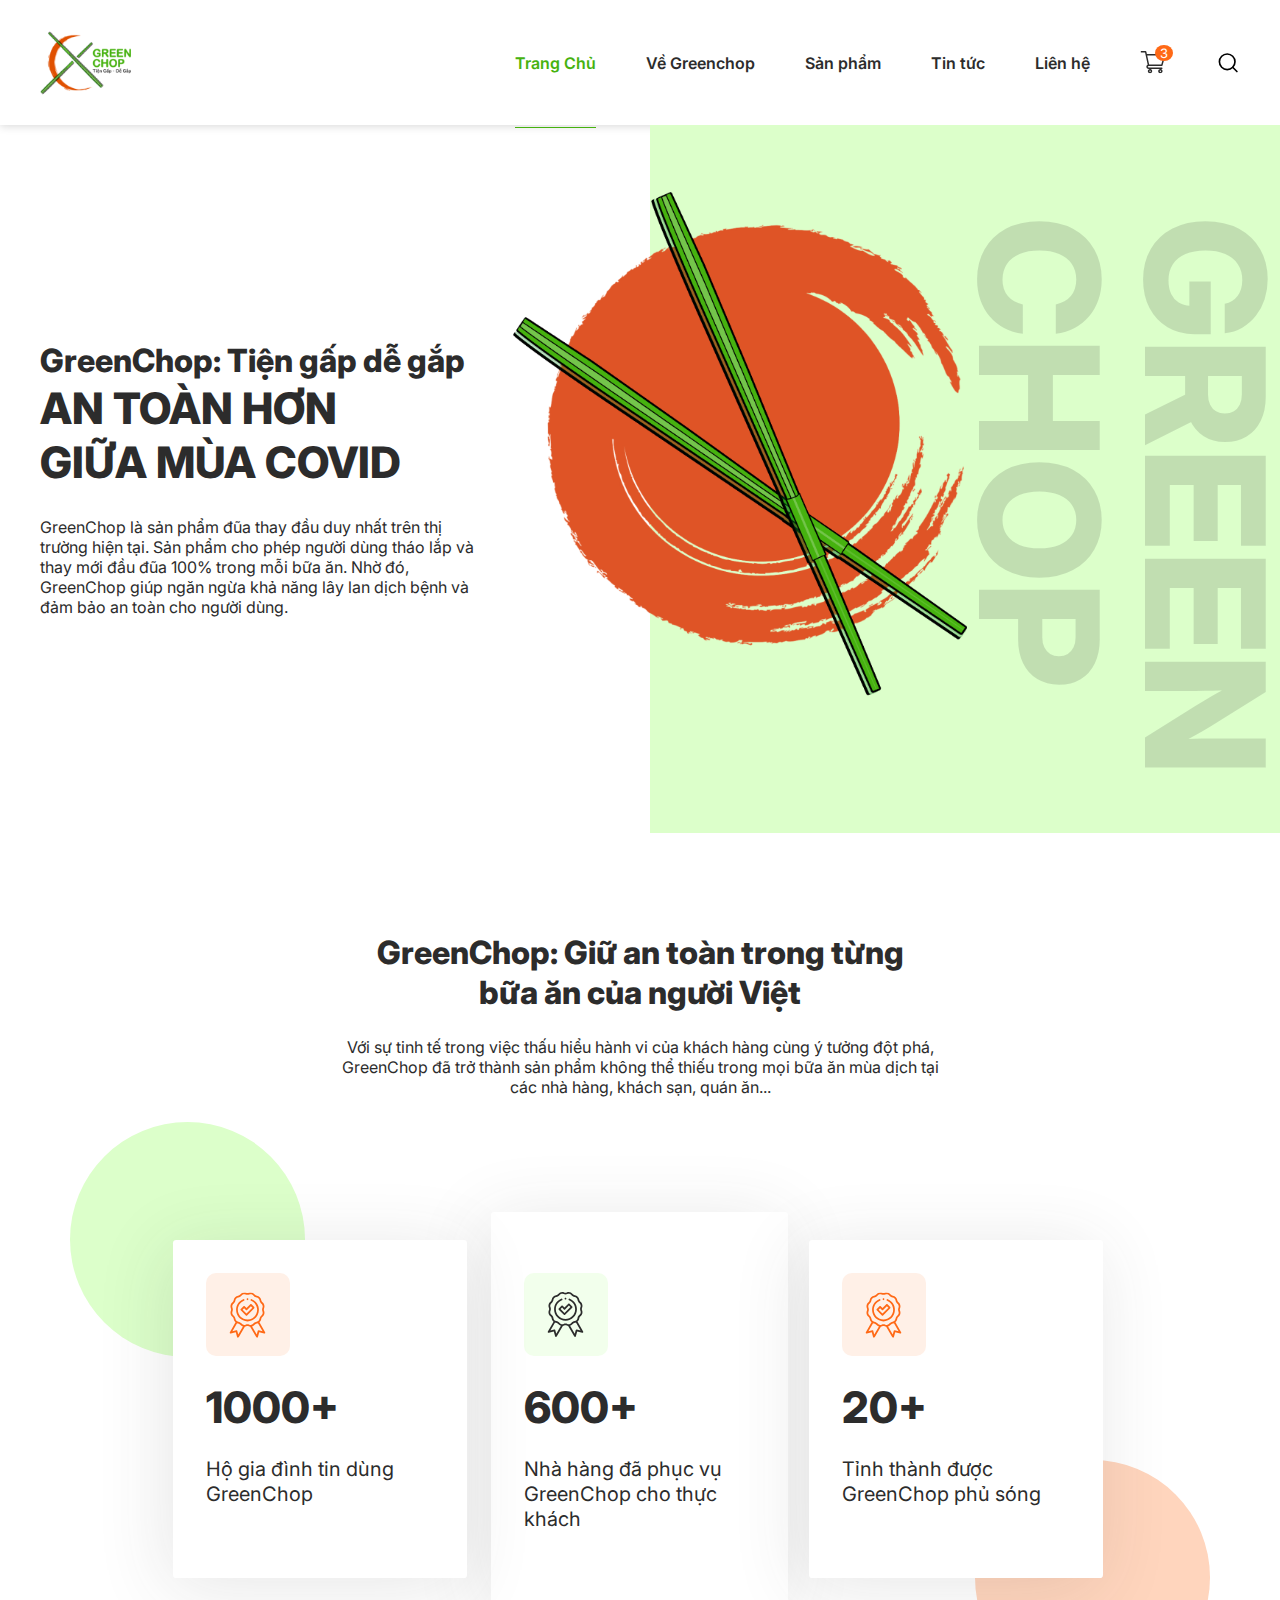
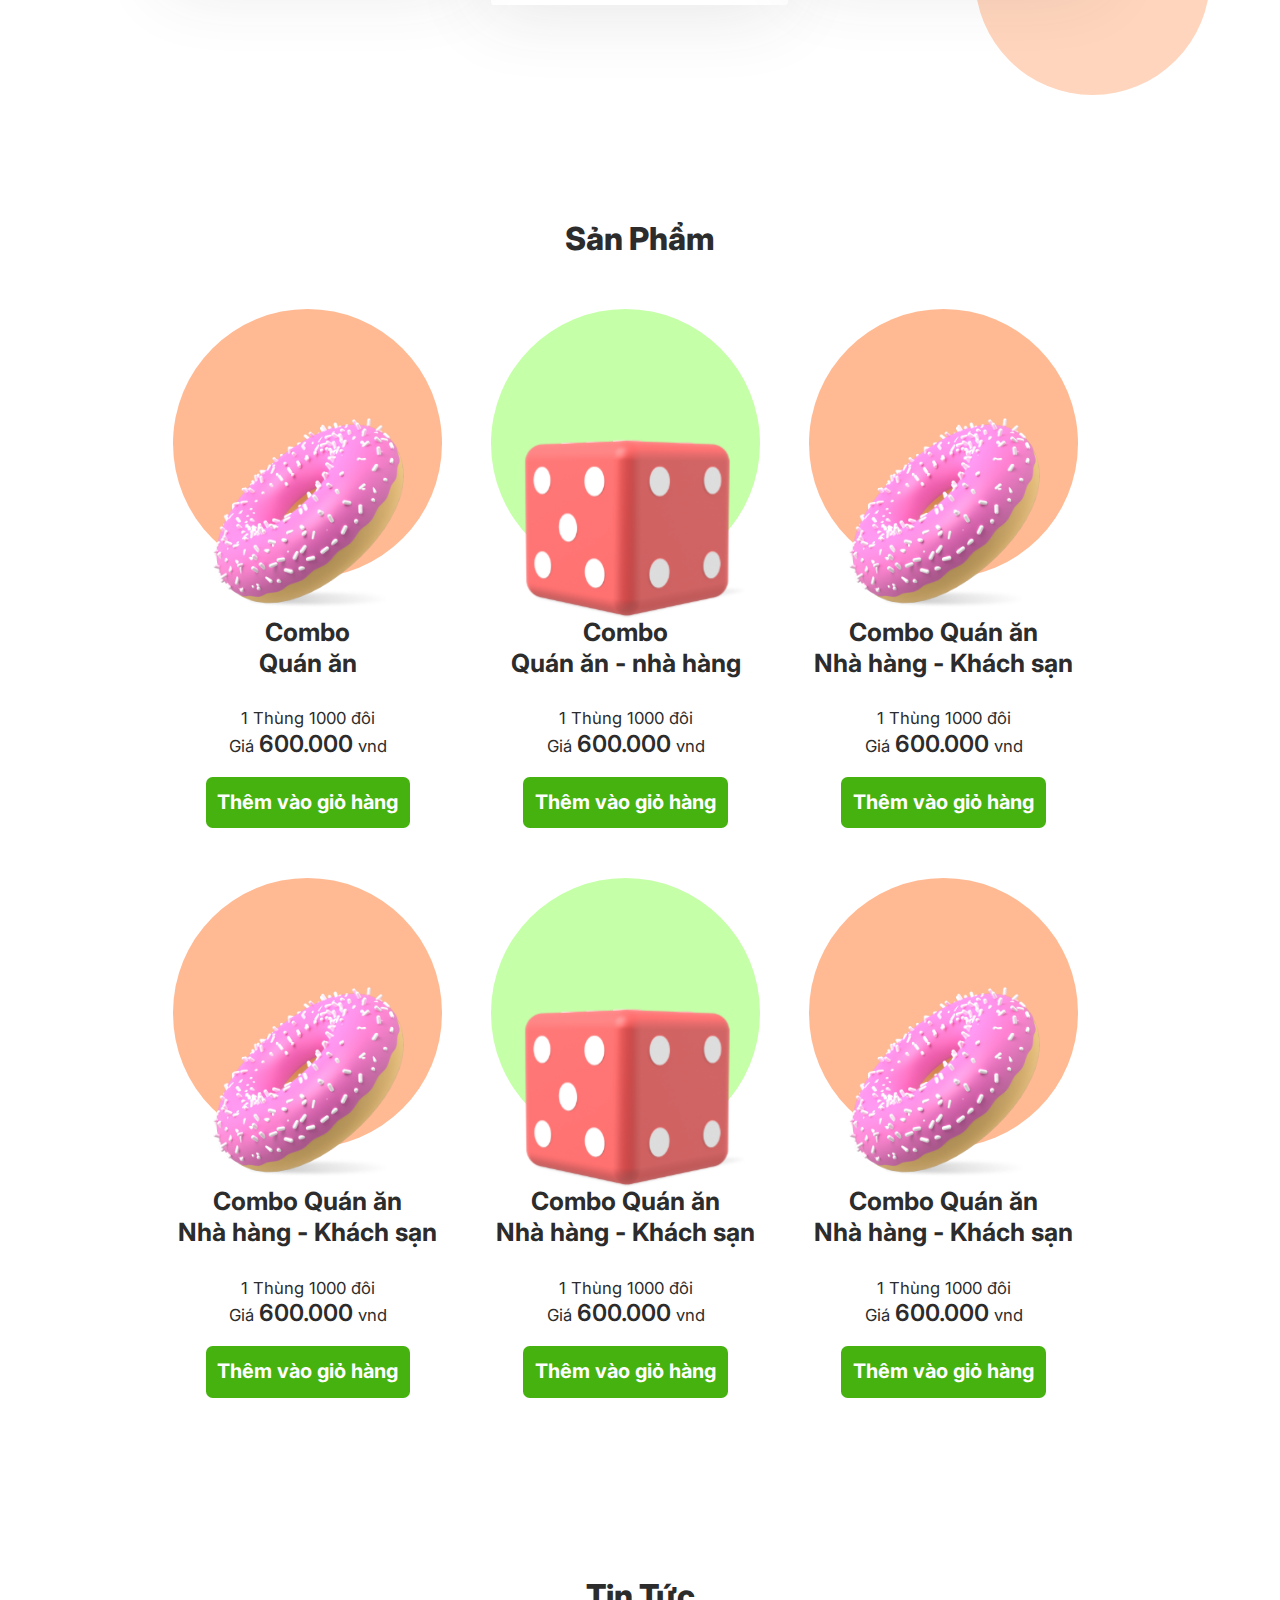
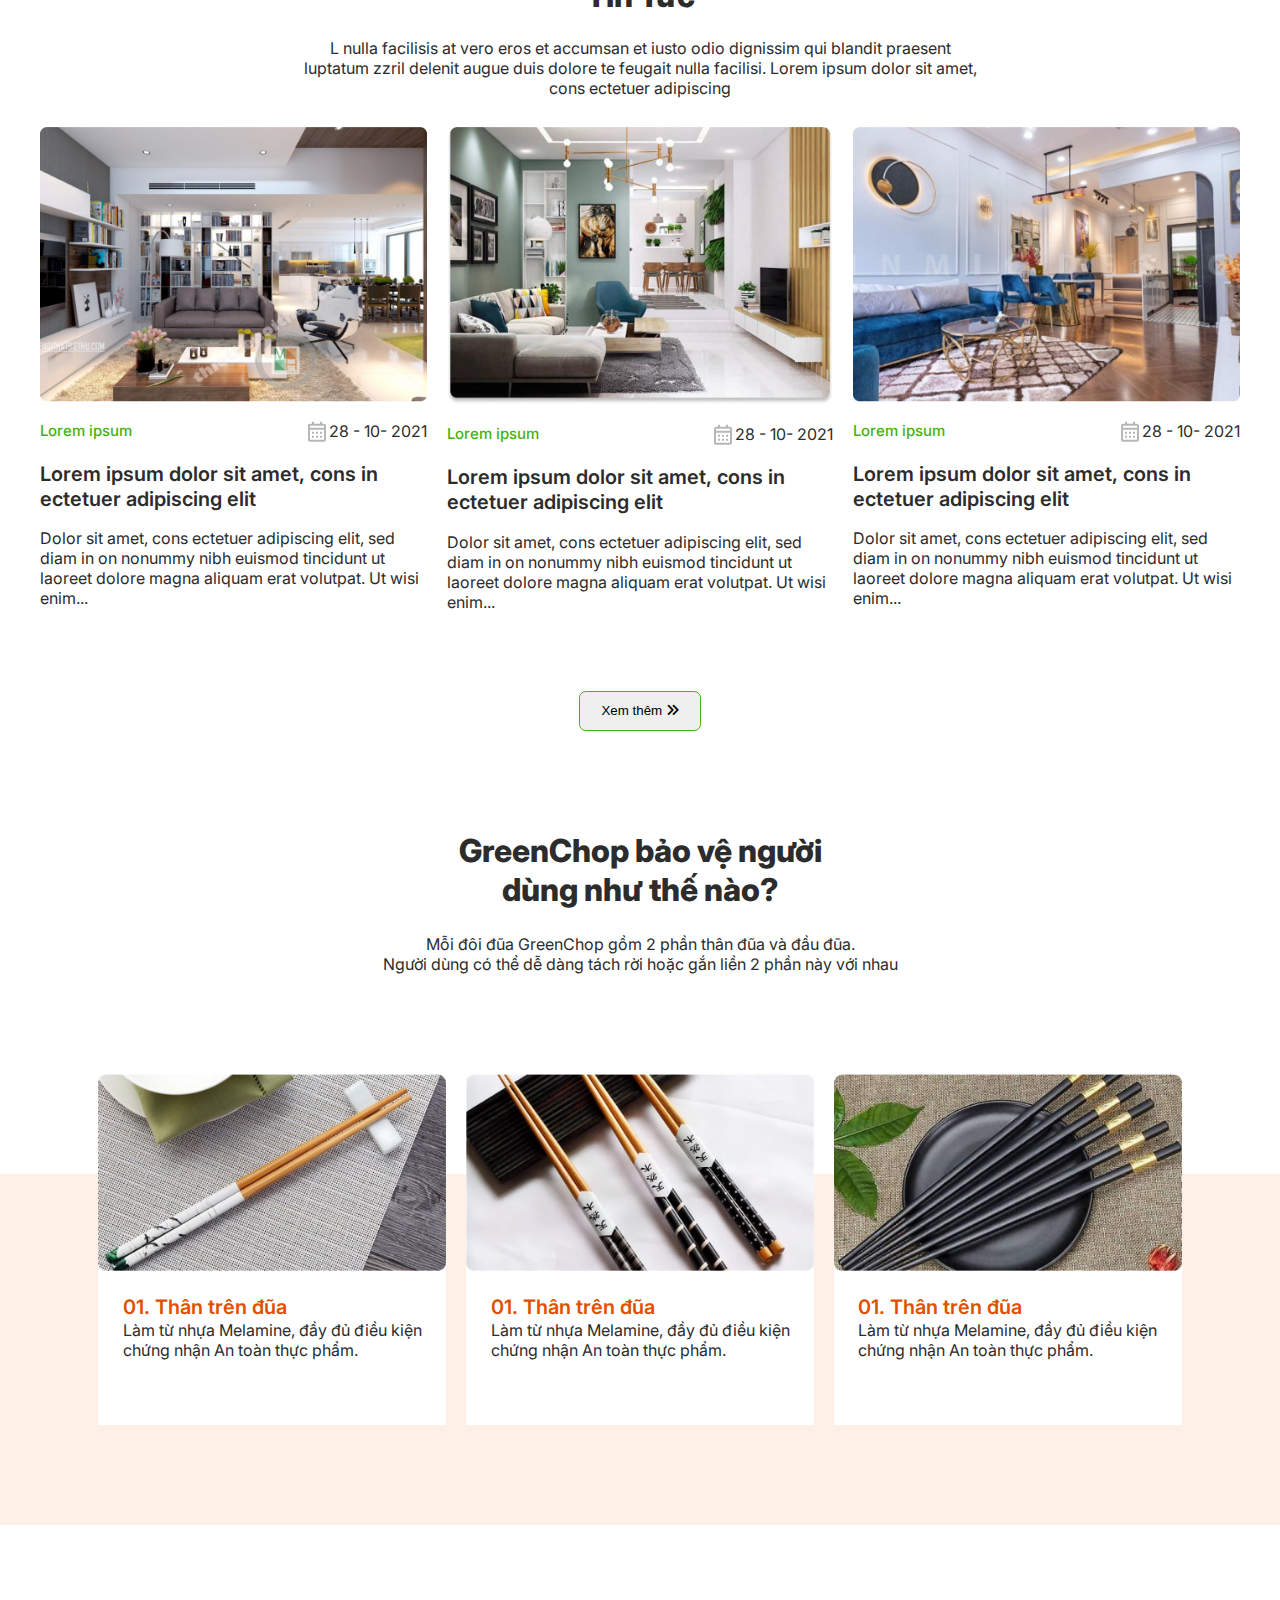
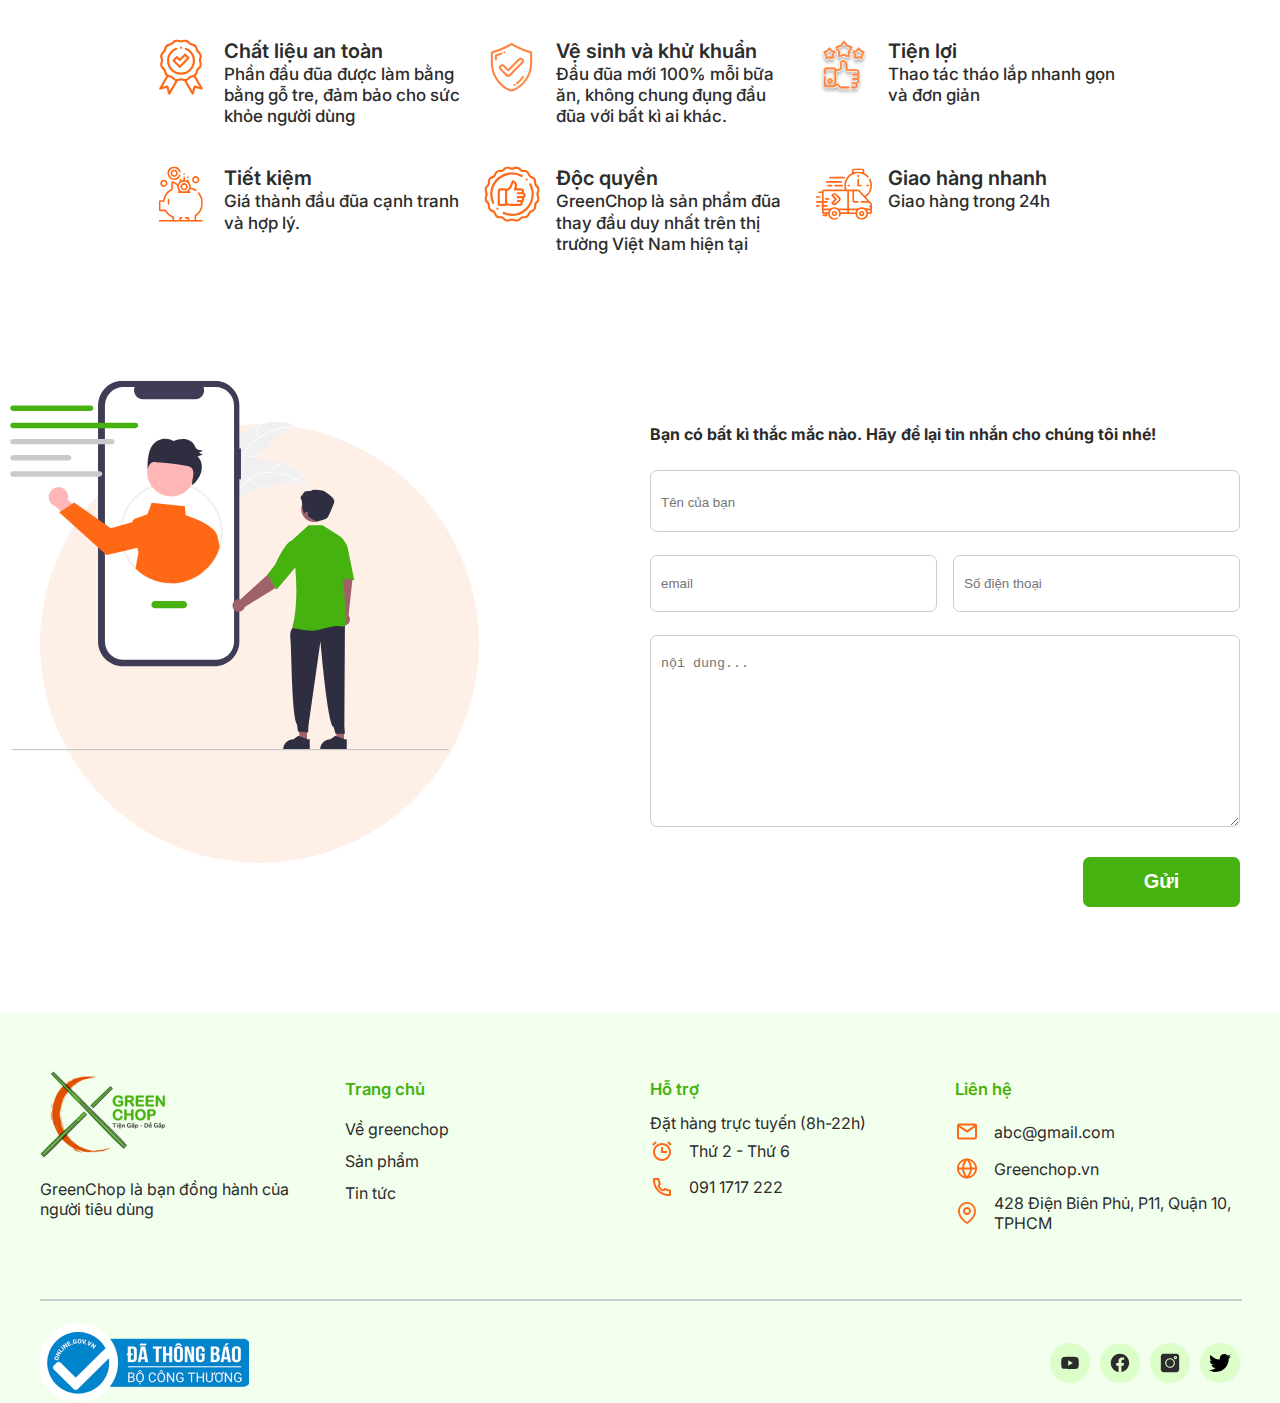
<file: index.html>
<!DOCTYPE html>
<html lang="en">
  <head>
    <meta charset="UTF-8" />
    <meta name="viewport" content="width=device-width, initial-scale=1.0" />
    <title>Document</title>
    <link
      rel="stylesheet"
      href="https://cdnjs.cloudflare.com/ajax/libs/font-awesome/6.4.0/css/all.min.css"
    />
    <link rel="stylesheet" href="./css/grid.css" />
    <link rel="stylesheet" href="./css/style.css" />
    <link rel="preconnect" href="https://fonts.googleapis.com" />
    <link rel="preconnect" href="https://fonts.gstatic.com" crossorigin />
    <link
      href="https://fonts.googleapis.com/css2?family=Inter:wght@100;200;300;400;500;600;700;800;900&display=swap"
      rel="stylesheet"
    />
  </head>
  <body>
    <!-- header -->
    <header class="header">
      <div class="container">
        <div class="row align-items-center">
          <div class="col-4 menu-toggle">
            <label for="menu-toggle">
              <i class="fa-solid fa-bars"></i>
            </label>
          </div>
          <div class="col-4 col-lg-2">
            <div class="logo">
              <a href="http://127.0.0.1:5500/index.html">
                <img src="./images/logo/logo.png" alt=""
              /></a>
            </div>
            <!-- end logo -->
          </div>
          <!-- end col-3 -->

          <!-- col 9 -->
          <div class="col-4 col-lg-10">
            <div class="header-nav">
              <input type="checkbox" id="menu-toggle" hidden />
              <label for="menu-toggle" class="menu-overlay"></label>
              <nav class="menu">
                <ul>
                  <li class="active"><a href="#">Trang Chủ</a></li>
                  <li>
                    <a
                      href="https://duchainguyen.github.io/project-02/greenchop.html"
                      >Về Greenchop</a
                    >
                  </li>
                  <li>
                    <a
                      href="https://duchainguyen.github.io/project-02/products.html"
                      >Sản phẩm</a
                    >
                  </li>
                  <li>
                    <a
                      href="https://duchainguyen.github.io/project-02/news.html"
                      >Tin tức</a
                    >
                  </li>
                  <li>
                    <a
                      href="https://duchainguyen.github.io/project-02/contact.html"
                      >Liên hệ</a
                    >
                  </li>
                </ul>
              </nav>
              <!-- end menu -->
              <div class="cart-icon">
                <a href="#"
                  ><img src="./images/cart.svg" alt="" /><span>3</span></a
                >
              </div>
              <!-- end cart-icon -->
              <div class="search-icon">
                <a href="#"><img src="./images/search.svg" alt="" /></a>
              </div>
              <!-- end search-icon -->
            </div>
            <!-- end header-nav -->
          </div>
          <!-- end col-9 -->
        </div>
      </div>
    </header>

    <!-- end header -->
    <section class="banner">
      <div class="container">
        <div class="row">
          <div class="col-12 col-lg-6 introduce-content">
            <div class="introduce">
              <h3>GreenChop: Tiện gấp dễ gắp</h3>
              <h2>
                AN TOÀN HƠN <br />
                GIỮA MÙA COVID
              </h2>
              <p>
                GreenChop là sản phẩm đũa thay đầu duy nhất trên thị trường hiện
                tại. Sản phẩm cho phép người dùng tháo lắp và thay mới đầu đũa
                100% trong mỗi bữa ăn. Nhờ đó, GreenChop giúp ngăn ngừa khả năng
                lây lan dịch bệnh và đảm bảo an toàn cho người dùng.
              </p>
            </div>
          </div>
          <!-- end col-lg-6 -->
          <div class="col-12 col-lg-6">
            <div class="banner-inner">
              <img src="./images/images/hero-image.png" alt="" />
              <span
                >GREEN <br />
                CHOP</span
              >
            </div>
          </div>
        </div>
      </div>
    </section>
    <!-- and banner -->
    <section class="achievement">
      <div class="container">
        <div class="row">
          <div class="col-12 col-lg-12 title-achievement">
            <h3>
              GreenChop: Giữ an toàn trong từng <br />
              bữa ăn của người Việt
            </h3>
            <span>
              Với sự tinh tế trong việc thấu hiểu hành vi của khách hàng cùng ý
              tưởng đột phá, <br />
              GreenChop đã trở thành sản phẩm không thể thiếu trong mọi bữa ăn
              mùa dịch tại <br />
              các nhà hàng, khách sạn, quán ăn...
            </span>
          </div>
        </div>
        <div class="row list-achievement">
          <div class="col-4 col-lg-4">
            <div class="item">
              <div class="logo">
                <img src="./images/icons/quality-orange.svg" alt="" />
              </div>
              <h2>1000+</h2>
              <span>Hộ gia đình tin dùng GreenChop </span>
            </div>
            <div class="circle"></div>
          </div>
          <div class="col-4 col-lg-4">
            <div class="item-active">
              <div class="logo">
                <img src="./images/icons/quality-white.svg" alt="" />
              </div>
              <h2>600+</h2>
              <span>Nhà hàng đã phục vụ GreenChop cho thực khách </span>
            </div>
          </div>
          <div class="col-4 col-lg-4">
            <div class="item">
              <div class="logo">
                <img src="./images/icons/quality-orange.svg" alt="" />
              </div>
              <h2>20+</h2>
              <span>Tỉnh thành được GreenChop phủ sóng </span>
            </div>
            <div class="circle-pink"></div>
          </div>
        </div>
      </div>
    </section>
    <!-- end achievement -->
    <section class="products">
      <div class="container">
        <div class="row">
          <div class="col-12 col-lg-12">
            <h3 class="title-product">Sản Phẩm</h3>
          </div>
        </div>
        <div class="row list-products">
          <div class="col-lg-6 col-xl-4 row-1">
            <div class="item-product">
              <div class="image-product">
                <a
                  href="https://duchainguyen.github.io/project-02/describe.html"
                >
                  <img src="./images/images/product-donut.png" alt=""
                /></a>
              </div>
              <div class="detail-product">
                <span
                  ><p>
                    Combo <br />
                    Quán ăn
                  </p></span
                >
                <p>1 Thùng 1000 đôi</p>
                <p>Giá <span class="price">600.000</span> vnd</p>
              </div>
              <div class="btn"><a href="#!">Thêm vào giỏ hàng</a></div>
            </div>
          </div>
          <!-- item product-1 -->

          <div class="col-lg-6 col-xl-4 row-1">
            <div class="item-product">
              <div class="image-product">
                <a
                  href="https://duchainguyen.github.io/project-02/describe.html"
                  ><img src="./images/icons/xx.svg" alt=""
                /></a>
              </div>
              <div class="detail-product">
                <span
                  ><p>
                    Combo <br />
                    Quán ăn - nhà hàng
                  </p></span
                >
                <p>1 Thùng 1000 đôi</p>
                <p>Giá <span class="price">600.000</span> vnd</p>
              </div>
              <div class="btn"><a href="#!">Thêm vào giỏ hàng</a></div>
            </div>
          </div>
          <!-- product-2 -->

          <div class="col-lg-6 col-xl-4 row-1">
            <div class="item-product">
              <div class="image-product">
                <a
                  href="https://duchainguyen.github.io/project-02/describe.html"
                  ><img src="./images/images/product-donut.png" alt=""
                /></a>
              </div>
              <div class="detail-product">
                <span
                  ><p>
                    Combo Quán ăn <br />
                    Nhà hàng - Khách sạn
                  </p></span
                >
                <p>1 Thùng 1000 đôi</p>
                <p>Giá <span class="price">600.000</span> vnd</p>
              </div>
              <div class="btn"><a href="#!">Thêm vào giỏ hàng</a></div>
            </div>
          </div>
          <!-- product-3 -->
          <div class="col-lg-6 col-xl-4 row-2">
            <div class="item-product">
              <div class="image-product">
                <img src="./images/images/product-donut.png" alt="" />
              </div>
              <div class="detail-product">
                <span
                  ><p>
                    Combo Quán ăn <br />
                    Nhà hàng - Khách sạn
                  </p></span
                >
                <p>1 Thùng 1000 đôi</p>
                <p>Giá <span class="price">600.000</span> vnd</p>
              </div>
              <div class="btn"><a href="#!">Thêm vào giỏ hàng</a></div>
            </div>
          </div>
          <!-- product-4 -->

          <div class="col-lg-6 col-xl-4 row-2">
            <div class="item-product row-2-active">
              <div class="image-product">
                <img src="./images/icons/xx.svg" alt="" />
              </div>
              <div class="detail-product">
                <span
                  ><p>
                    Combo Quán ăn <br />
                    Nhà hàng - Khách sạn
                  </p></span
                >
                <p>1 Thùng 1000 đôi</p>
                <p>Giá <span class="price">600.000</span> vnd</p>
              </div>
              <div class="btn"><a href="#!">Thêm vào giỏ hàng</a></div>
            </div>
          </div>
          <!-- product-5 -->

          <div class="col-lg-6 col-xl-4 row-2">
            <div class="item-product">
              <div class="image-product">
                <img src="./images/images/product-donut.png" alt="" />
              </div>
              <div class="detail-product">
                <span
                  ><p>
                    Combo Quán ăn <br />
                    Nhà hàng - Khách sạn
                  </p></span
                >
                <p>1 Thùng 1000 đôi</p>
                <p>Giá <span class="price">600.000</span> vnd</p>
              </div>
              <div class="btn"><a href="#!">Thêm vào giỏ hàng</a></div>
            </div>
          </div>
          <!-- product-6 -->
        </div>
      </div>
    </section>
    <!--end product -->

    <!-- News -->
    <section class="news">
      <div class="container">
        <div class="row">
          <div class="col-12 title-news">
            <h3>Tin Tức</h3>
            <span class="slogan"
              >L nulla facilisis at vero eros et accumsan et iusto odio
              dignissim qui blandit praesent luptatum zzril delenit augue duis
              dolore te feugait nulla facilisi. Lorem ipsum dolor sit amet, cons
              ectetuer adipiscing
            </span>
          </div>
        </div>
        <div class="row list-news">
          <div class="col-12 col-xl-4 new">
            <div class="item-new">
              <div class="img-new">
                <img src="./images/images/news1.jpg" alt="" />
              </div>
              <div class="new-time">
                <div class="person">Lorem ipsum</div>
                <div class="time">
                  <img src="./images/icons/calendar.svg" alt="" />
                  28 - 10- 2021
                </div>
              </div>
              <div class="headline">
                <h4>
                  Lorem ipsum dolor sit amet, cons in ectetuer adipiscing elit
                </h4>
                <div class="content">
                  Dolor sit amet, cons ectetuer adipiscing elit, sed diam in on
                  nonummy nibh euismod tincidunt ut laoreet dolore magna aliquam
                  erat volutpat. Ut wisi enim...
                </div>
              </div>
            </div>
          </div>
          <div class="col-12 col-xl-4 new">
            <div class="item-new">
              <div class="img-new">
                <img src="./images/images/news2.jpg" alt="" />
              </div>
              <div class="new-time">
                <div class="person">Lorem ipsum</div>
                <div class="time">
                  <img src="./images/icons/calendar.svg" alt="" />
                  28 - 10- 2021
                </div>
              </div>
              <div class="headline">
                <h4>
                  Lorem ipsum dolor sit amet, cons in ectetuer adipiscing elit
                </h4>
                <div class="content">
                  Dolor sit amet, cons ectetuer adipiscing elit, sed diam in on
                  nonummy nibh euismod tincidunt ut laoreet dolore magna aliquam
                  erat volutpat. Ut wisi enim...
                </div>
              </div>
            </div>
          </div>
          <div class="col-12 col-xl-4 new">
            <div class="item-new">
              <div class="img-new">
                <img src="./images/images/news3.jpg" alt="" />
              </div>
              <div class="new-time">
                <div class="person">Lorem ipsum</div>
                <div class="time">
                  <img src="./images/icons/calendar.svg" alt="" />
                  28 - 10- 2021
                </div>
              </div>
              <div class="headline">
                <h4>
                  Lorem ipsum dolor sit amet, cons in ectetuer adipiscing elit
                </h4>
                <div class="content">
                  Dolor sit amet, cons ectetuer adipiscing elit, sed diam in on
                  nonummy nibh euismod tincidunt ut laoreet dolore magna aliquam
                  erat volutpat. Ut wisi enim...
                </div>
              </div>
            </div>
          </div>
        </div>
        <div class="row">
          <div class="col-12 btn-news">
            <button class="btn-new">
              Xem thêm <i class="fa-solid fa-angles-right"></i>
            </button>
          </div>
        </div>
      </div>
    </section>
    <!-- end news -->

    <!-- chopsticks -->
    <section class="chopsticks">
      <div class="title">
        <h3>GreenChop bảo vệ người dùng như thế nào?</h3>
        <span
          ><p>
            Mỗi đôi đũa GreenChop gồm 2 phần thân đũa và đầu đũa. <br />
            Người dùng có thể dễ dàng tách rời hoặc gắn liền 2 phần này với nhau
          </p></span
        >
      </div>
      <div class="Wrap">
        <div class="container">
          <div class="row list-product-chopstick">
            <div class="col-6 col-xl-4">
              <div class="item-chopstick">
                <div class="img">
                  <img src="./images/images/info1.jpg" alt="" />
                </div>
                <div class="content">
                  <h4>01. Thân trên đũa</h4>
                  <span
                    >Làm từ nhựa Melamine, đầy đủ điều kiện chứng nhận An toàn
                    thực phẩm.</span
                  >
                </div>
              </div>
            </div>
            <!-- end chopstick-1 -->
            <div class="col-6 col-xl-4">
              <div class="item-chopstick">
                <div class="img">
                  <img src="./images/images/info2.jpg" alt="" />
                </div>
                <div class="content">
                  <h4>01. Thân trên đũa</h4>
                  <span
                    >Làm từ nhựa Melamine, đầy đủ điều kiện chứng nhận An toàn
                    thực phẩm.</span
                  >
                </div>
              </div>
            </div>
            <!-- end chopstick-2 -->
            <div class="col-6 col-xl-4 delete">
              <div class="item-chopstick">
                <div class="img">
                  <img src="./images/images/info3.jpg" alt="" />
                </div>
                <div class="content">
                  <h4>01. Thân trên đũa</h4>
                  <span
                    >Làm từ nhựa Melamine, đầy đủ điều kiện chứng nhận An toàn
                    thực phẩm.</span
                  >
                </div>
              </div>
            </div>
            <!-- end chopstick-3 -->
          </div>
        </div>
      </div>
    </section>
    <!-- end -->

    <!-- appellation -->
    <section class="appellation">
      <div class="container">
        <div class="row list-appellation">
          <div class="col-6 col-xl-4">
            <div class="item-appellation">
              <div class="logo">
                <img src="./images/icons/quality-orange.svg" alt="" />
              </div>
              <div class="content">
                <span class="name">Chất liệu an toàn</span>
                <span
                  >Phần đầu đũa được làm bằng bằng gỗ tre, đảm bảo cho sức khỏe
                  người dùng</span
                >
              </div>
            </div>
          </div>
          <div class="col-6 col-xl-4">
            <div class="item-appellation">
              <div class="logo">
                <img src="./images/icons/guard.svg" alt="" />
              </div>
              <div class="content">
                <span class="name">Vệ sinh và khử khuẩn</span>
                <span
                  >Đầu đũa mới 100% mỗi bữa ăn, không chung đụng đầu đũa với bất
                  kì ai khác.
                </span>
              </div>
            </div>
          </div>
          <div class="col-6 col-xl-4">
            <div class="item-appellation">
              <div class="logo">
                <img src="./images/icons/vote-like.svg" alt="" />
              </div>
              <div class="content">
                <span class="name">Tiện lợi</span>
                <span>Thao tác tháo lắp nhanh gọn và đơn giản</span>
              </div>
            </div>
          </div>
          <div class="col-6 col-xl-4">
            <div class="item-appellation">
              <div class="logo">
                <img src="./images/icons/pig.svg" alt="" />
              </div>
              <div class="content">
                <span class="name">Tiết kiệm</span>
                <span>Giá thành đầu đũa cạnh tranh và hợp lý.</span>
              </div>
            </div>
          </div>
          <div class="col-6 col-xl-4">
            <div class="item-appellation">
              <div class="logo">
                <img src="./images/icons/like.svg" alt="" />
              </div>
              <div class="content">
                <span class="name">Độc quyền</span>
                <span
                  >GreenChop là sản phẩm đũa thay đầu duy nhất trên thị trường
                  Việt Nam hiện tại</span
                >
              </div>
            </div>
          </div>
          <div class="col-6 col-xl-4">
            <div class="item-appellation">
              <div class="logo">
                <img src="./images/icons/car.svg" alt="" />
              </div>
              <div class="content">
                <span class="name">Giao hàng nhanh</span>
                <span>Giao hàng trong 24h </span>
              </div>
            </div>
          </div>
        </div>
      </div>
    </section>
    <!-- end -->

    <section class="contact">
      <div class="container">
        <div class="row">
          <div class="col-12 col-xl-6 logo-left">
            <div class="logo-contact">
              <img
                src="./images/icons/undraw_Active_support_re_b7sj 1.svg"
                alt=""
              />
            </div>
          </div>
          <div class="col-12 col-xl-6 form-contact">
            <div class="contact-title">
              <h4>
                Bạn có bất kì thắc mắc nào. Hãy để lại tin nhắn cho chúng tôi
                nhé!
              </h4>
            </div>
            <form action="" method="get">
              <div class="row">
                <div class="col-xl-12 name">
                  <input
                    type="text"
                    name="name"
                    id="name"
                    placeholder="Tên của bạn"
                  />
                </div>
              </div>
              <div class="form-input">
                <div>
                  <input
                    type="email"
                    name="email"
                    id="email"
                    placeholder="email"
                  />
                </div>
                <div>
                  <input
                    type="text"
                    name="sdt"
                    id="sdt"
                    placeholder="Số điện thoại"
                  />
                </div>
              </div>
              <textarea
                name="mess"
                id="mess"
                cols="30"
                rows="10"
                placeholder="nội dung..."
              ></textarea>
              <div class="form-btn">
                <button class="btn" type="submit">Gửi</button>
              </div>
            </form>
          </div>
        </div>
      </div>
    </section>
    <!-- end contact -->

    <footer>
      <div class="container footer">
        <div class="row">
          <div class="col-6 col-xl-3 logo">
            <div class="logo-footer">
              <img src="./images/logo/logo.png" alt="" />
            </div>
            <span>GreenChop là bạn đồng hành của người tiêu dùng</span>
          </div>
          <div class="col-6 col-xl-3">
            <div class="footer-title">
              <span>Trang chủ</span>
            </div>
            <div class="footer-nav">Về greenchop</div>
            <div class="footer-nav">Sản phẩm</div>
            <div class="footer-nav">Tin tức</div>
          </div>
          <div class="col-6 col-xl-3">
            <div class="footer-title">
              <span>Hỗ trợ</span>
            </div>
            <span>Đặt hàng trực tuyến (8h-22h)</span>
            <div class="icon">
              <img src="./images/icons/alarm.svg" alt="" /><span
                >Thứ 2 - Thứ 6</span
              >
            </div>
            <div class="icon">
              <img src="./images/icons/phone_outline.svg" alt="" /><span
                >091 1717 222</span
              >
            </div>
          </div>
          <div class="col-6 col-xl-3">
            <div class="footer-title">
              <span>Liên hệ</span>
            </div>
            <div class="icon">
              <img src="./images/icons/mail.svg" alt="" /><span
                >abc@gmail.com</span
              >
            </div>
            <div class="icon">
              <img src="./images/icons/earth.svg" alt="" /><span
                >Greenchop.vn</span
              >
            </div>
            <div class="icon">
              <img src="./images/icons/map.svg" alt="" /><span
                >428 Điện Biên Phủ, P11, Quận 10, TPHCM</span
              >
            </div>
          </div>
        </div>
      </div>
      <div class="container footer-bottom">
        <div class="logo-footer-left">
          <img src="./images/images/verify.png" alt="" />
        </div>
        <div class="social">
          <div class="icon ytb">
            <img src="./images/icons/youtube.svg" alt="" />
          </div>
          <div class="icon fb">
            <img src="./images/icons/facebook.svg" alt="" />
          </div>
          <div class="icon inta">
            <img src="./images/icons/instagram.svg" alt="" />
          </div>
          <div class="icon tw">
            <img src="./images/icons/twitter.svg" alt="" />
          </div>
        </div>
      </div>
    </footer>
  </body>
</html>
</file>
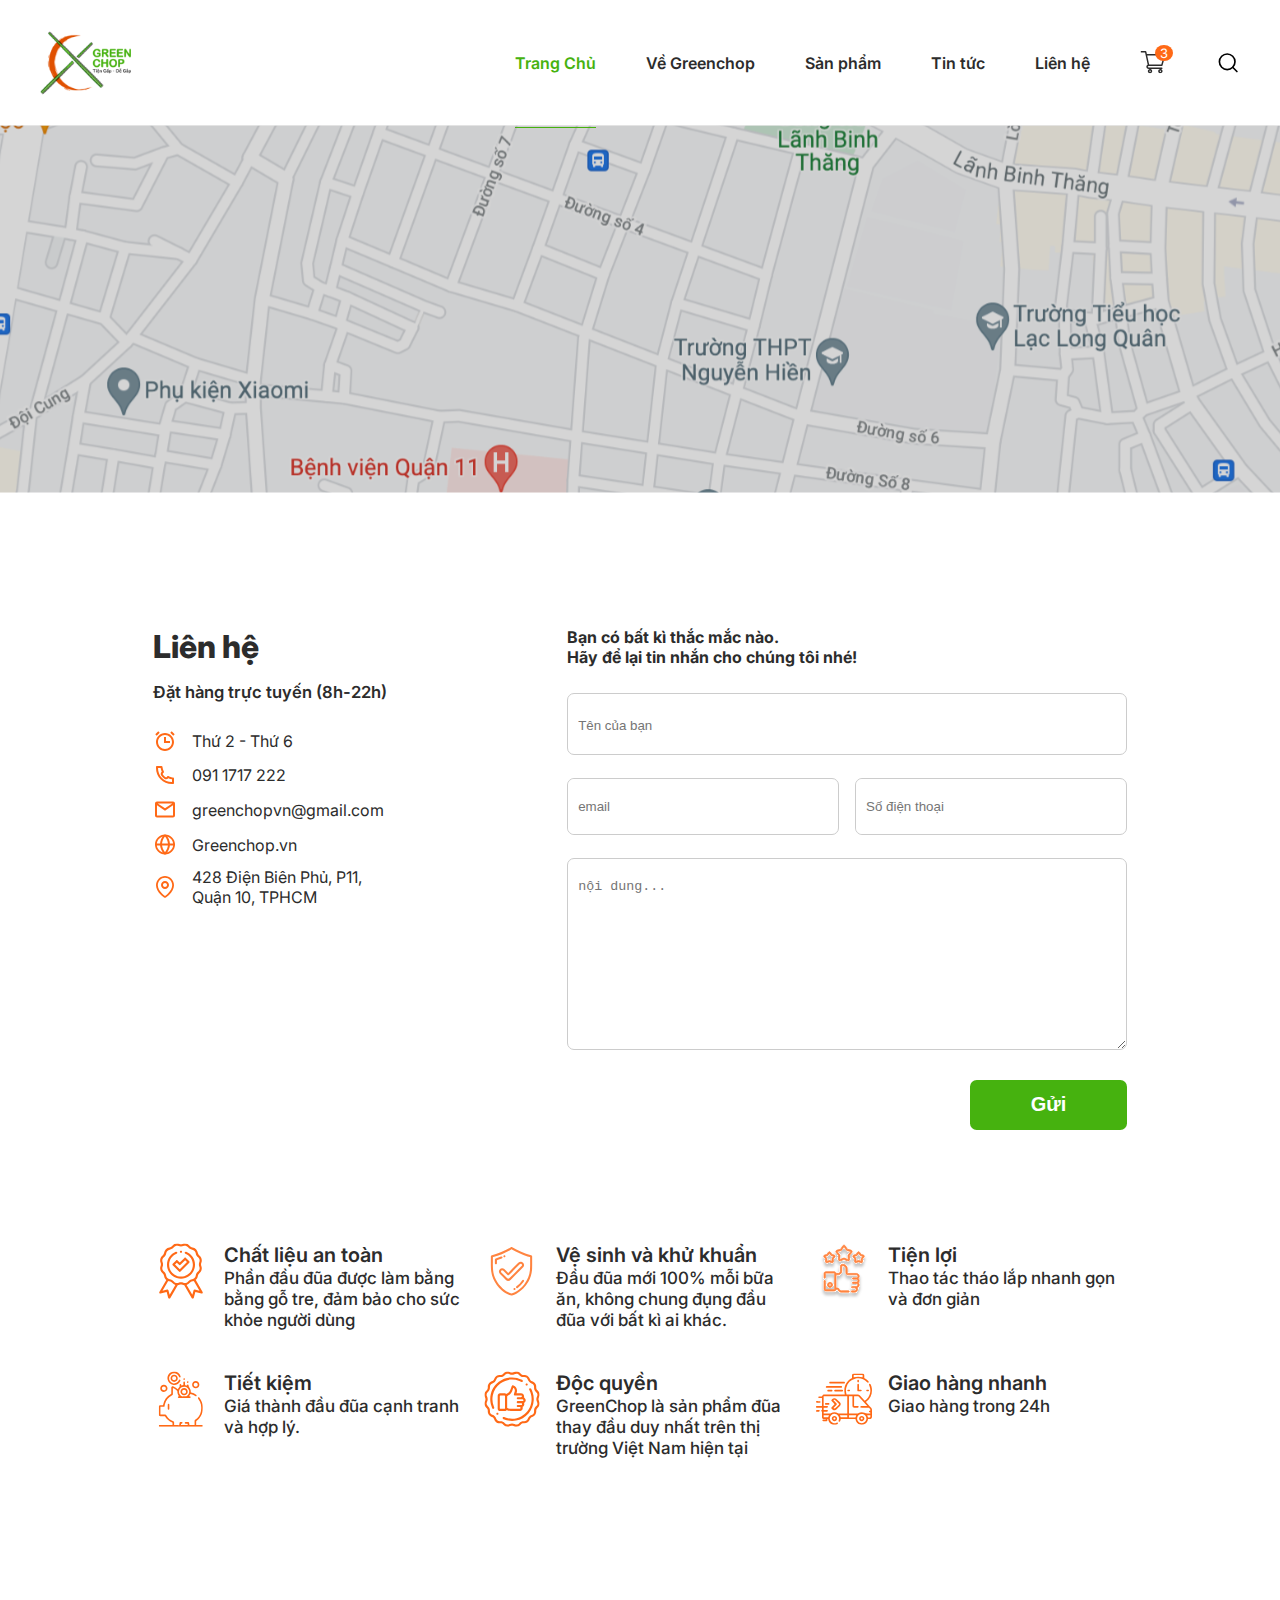
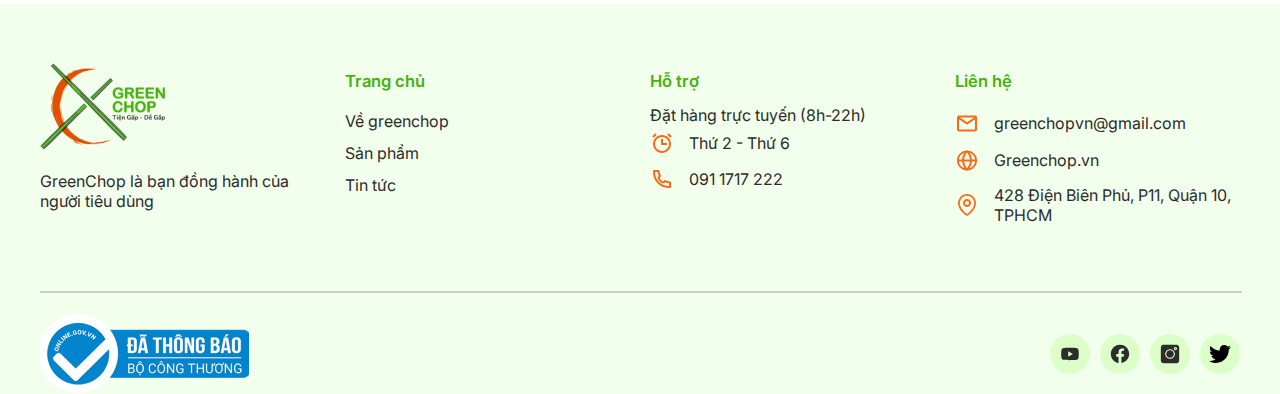
<file: contact.html>
<!DOCTYPE html>
<html lang="en">
  <head>
    <meta charset="UTF-8" />
    <meta name="viewport" content="width=device-width, initial-scale=1.0" />
    <title>Document</title>
    <link
      rel="stylesheet"
      href="https://cdnjs.cloudflare.com/ajax/libs/font-awesome/6.4.0/css/all.min.css"
    />
    <link rel="stylesheet" href="./css/grid.css" />
    <link rel="stylesheet" href="./css/style.css" />
    <link rel="preconnect" href="https://fonts.googleapis.com" />
    <link rel="preconnect" href="https://fonts.gstatic.com" crossorigin />
    <link
      href="https://fonts.googleapis.com/css2?family=Inter:wght@100;200;300;400;500;600;700;800;900&display=swap"
      rel="stylesheet"
    />
  </head>
  <body>
    <!-- header -->
    <header class="header">
      <div class="container">
        <div class="row align-items-center">
          <div class="col-4 menu-toggle">
            <label for="menu-toggle">
              <i class="fa-solid fa-bars"></i>
            </label>
          </div>
          <div class="col-4 col-lg-2">
            <div class="logo">
              <a href="http://127.0.0.1:5500/index.html">
                <img src="./images/logo/logo.png" alt=""
              /></a>
            </div>
            <!-- end logo -->
          </div>
          <!-- end col-3 -->

          <!-- col 9 -->
          <div class="col-4 col-lg-10">
            <div class="header-nav">
              <input type="checkbox" id="menu-toggle" hidden />
              <label for="menu-toggle" class="menu-overlay"></label>
              <nav class="menu">
                <ul>
                  <li class="active"><a href="#">Trang Chủ</a></li>
                  <li>
                    <a
                      href="https://duchainguyen.github.io/project-02/greenchop.html"
                      >Về Greenchop</a
                    >
                  </li>
                  <li>
                    <a
                      href="https://duchainguyen.github.io/project-02/products.html"
                      >Sản phẩm</a
                    >
                  </li>
                  <li>
                    <a
                      href="https://duchainguyen.github.io/project-02/news.html"
                      >Tin tức</a
                    >
                  </li>
                  <li>
                    <a
                      href="https://duchainguyen.github.io/project-02/contact.html"
                      >Liên hệ</a
                    >
                  </li>
                </ul>
              </nav>
              <!-- end menu -->
              <div class="cart-icon">
                <a href="#"
                  ><img src="./images/cart.svg" alt="" /><span>3</span></a
                >
              </div>
              <!-- end cart-icon -->
              <div class="search-icon">
                <a href="#"><img src="./images/search.svg" alt="" /></a>
              </div>
              <!-- end search-icon -->
            </div>
            <!-- end header-nav -->
          </div>
          <!-- end col-9 -->
        </div>
      </div>
    </header>
    <div class="map">
      <img src="./images/News/contact.svg" alt="" />
    </div>

    <section class="pages-contact">
      <div class="container contact-container">
        <div class="row">
          <div class="col-lg-5 contact-text">
            <h2>Liên hệ</h2>
            <p class="Time-frame">Đặt hàng trực tuyến (8h-22h)</p>
            <div class="icon">
              <img src="./images/icons/alarm.svg" alt="" /><span
                >Thứ 2 - Thứ 6</span
              >
            </div>
            <div class="icon">
              <img src="./images/icons/phone_outline.svg" alt="" /><span
                >091 1717 222</span
              >
            </div>
            <div class="icon">
              <img src="./images/icons/mail.svg" alt="" /><span
                >greenchopvn@gmail.com</span
              >
            </div>
            <div class="icon">
              <img src="./images/icons/earth.svg" alt="" /><span
                >Greenchop.vn</span
              >
            </div>
            <div class="icon">
              <img src="./images/icons/map.svg" alt="" /><span
                >428 Điện Biên Phủ, P11, <br />
                Quận 10, TPHCM</span
              >
            </div>
          </div>
          <div class="col-lg-7 form-contact">
            <div class="contact-title">
              <h4>
                Bạn có bất kì thắc mắc nào. <br />
                Hãy để lại tin nhắn cho chúng tôi nhé!
              </h4>
            </div>
            <form action="" method="get">
              <div class="row">
                <div class="col-lg-12 name">
                  <input
                    type="text"
                    name="name"
                    id="name"
                    placeholder="Tên của bạn"
                  />
                </div>
              </div>
              <div class="form-input">
                <div>
                  <input
                    type="email"
                    name="email"
                    id="email"
                    placeholder="email"
                  />
                </div>
                <div>
                  <input
                    type="text"
                    name="sdt"
                    id="sdt"
                    placeholder="Số điện thoại"
                  />
                </div>
              </div>
              <textarea
                name="mess"
                id="mess"
                cols="30"
                rows="10"
                placeholder="nội dung..."
              ></textarea>
              <div class="form-btn">
                <button class="btn" type="submit">Gửi</button>
              </div>
            </form>
          </div>
        </div>
      </div>
    </section>
    <!-- appellation -->
    <section class="appellation">
      <div class="container">
        <div class="row list-appellation">
          <div class="col-6 col-xl-4">
            <div class="item-appellation">
              <div class="logo">
                <img src="./images/icons/quality-orange.svg" alt="" />
              </div>
              <div class="content">
                <span class="name">Chất liệu an toàn</span>
                <span
                  >Phần đầu đũa được làm bằng bằng gỗ tre, đảm bảo cho sức khỏe
                  người dùng</span
                >
              </div>
            </div>
          </div>
          <div class="col-6 col-xl-4">
            <div class="item-appellation">
              <div class="logo">
                <img src="./images/icons/guard.svg" alt="" />
              </div>
              <div class="content">
                <span class="name">Vệ sinh và khử khuẩn</span>
                <span
                  >Đầu đũa mới 100% mỗi bữa ăn, không chung đụng đầu đũa với bất
                  kì ai khác.
                </span>
              </div>
            </div>
          </div>
          <div class="col-6 col-xl-4">
            <div class="item-appellation">
              <div class="logo">
                <img src="./images/icons/vote-like.svg" alt="" />
              </div>
              <div class="content">
                <span class="name">Tiện lợi</span>
                <span>Thao tác tháo lắp nhanh gọn và đơn giản</span>
              </div>
            </div>
          </div>
          <div class="col-6 col-xl-4">
            <div class="item-appellation">
              <div class="logo">
                <img src="./images/icons/pig.svg" alt="" />
              </div>
              <div class="content">
                <span class="name">Tiết kiệm</span>
                <span>Giá thành đầu đũa cạnh tranh và hợp lý.</span>
              </div>
            </div>
          </div>
          <div class="col-6 col-xl-4">
            <div class="item-appellation">
              <div class="logo">
                <img src="./images/icons/like.svg" alt="" />
              </div>
              <div class="content">
                <span class="name">Độc quyền</span>
                <span
                  >GreenChop là sản phẩm đũa thay đầu duy nhất trên thị trường
                  Việt Nam hiện tại</span
                >
              </div>
            </div>
          </div>
          <div class="col-6 col-xl-4">
            <div class="item-appellation">
              <div class="logo">
                <img src="./images/icons/car.svg" alt="" />
              </div>
              <div class="content">
                <span class="name">Giao hàng nhanh</span>
                <span>Giao hàng trong 24h </span>
              </div>
            </div>
          </div>
        </div>
      </div>
    </section>
    <!-- end -->

    <footer>
      <div class="container footer">
        <div class="row">
          <div class="col-6 col-xl-3 logo">
            <div class="logo-footer">
              <img src="./images/logo/logo.png" alt="" />
            </div>
            <span>GreenChop là bạn đồng hành của người tiêu dùng</span>
          </div>
          <div class="col-6 col-xl-3">
            <div class="footer-title">
              <span>Trang chủ</span>
            </div>
            <div class="footer-nav">Về greenchop</div>
            <div class="footer-nav">Sản phẩm</div>
            <div class="footer-nav">Tin tức</div>
          </div>
          <div class="col-6 col-xl-3">
            <div class="footer-title">
              <span>Hỗ trợ</span>
            </div>
            <span>Đặt hàng trực tuyến (8h-22h)</span>
            <div class="icon">
              <img src="./images/icons/alarm.svg" alt="" /><span
                >Thứ 2 - Thứ 6</span
              >
            </div>
            <div class="icon">
              <img src="./images/icons/phone_outline.svg" alt="" /><span
                >091 1717 222</span
              >
            </div>
          </div>
          <div class="col-6 col-xl-3">
            <div class="footer-title">
              <span>Liên hệ</span>
            </div>
            <div class="icon">
              <img src="./images/icons/mail.svg" alt="" /><span
                >greenchopvn@gmail.com</span
              >
            </div>
            <div class="icon">
              <img src="./images/icons/earth.svg" alt="" /><span
                >Greenchop.vn</span
              >
            </div>
            <div class="icon">
              <img src="./images/icons/map.svg" alt="" /><span
                >428 Điện Biên Phủ, P11, Quận 10, TPHCM</span
              >
            </div>
          </div>
        </div>
      </div>
      <div class="container footer-bottom">
        <div class="logo-footer-left">
          <img src="./images/images/verify.png" alt="" />
        </div>
        <div class="social">
          <div class="icon ytb">
            <img src="./images/icons/youtube.svg" alt="" />
          </div>
          <div class="icon fb">
            <img src="./images/icons/facebook.svg" alt="" />
          </div>
          <div class="icon inta">
            <img src="./images/icons/instagram.svg" alt="" />
          </div>
          <div class="icon tw">
            <img src="./images/icons/twitter.svg" alt="" />
          </div>
        </div>
      </div>
    </footer>
  </body>
</html>
</file>
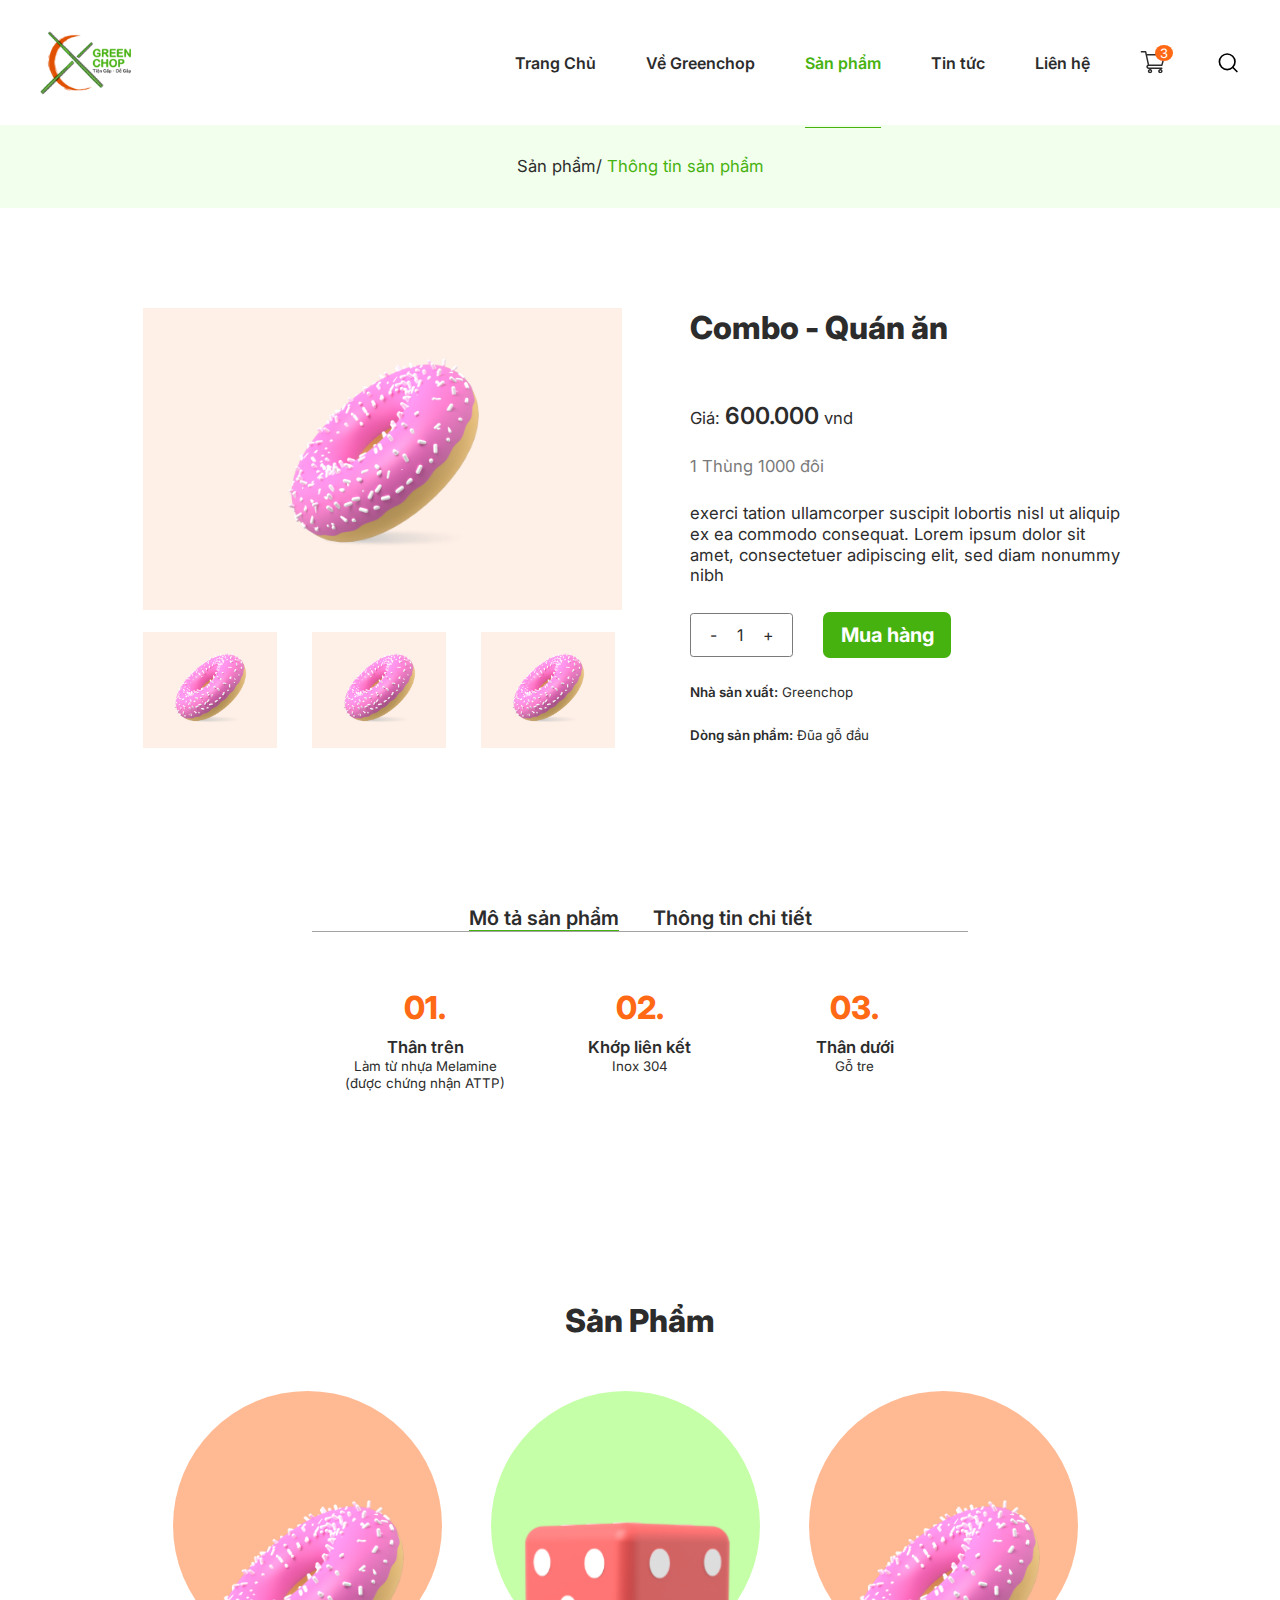
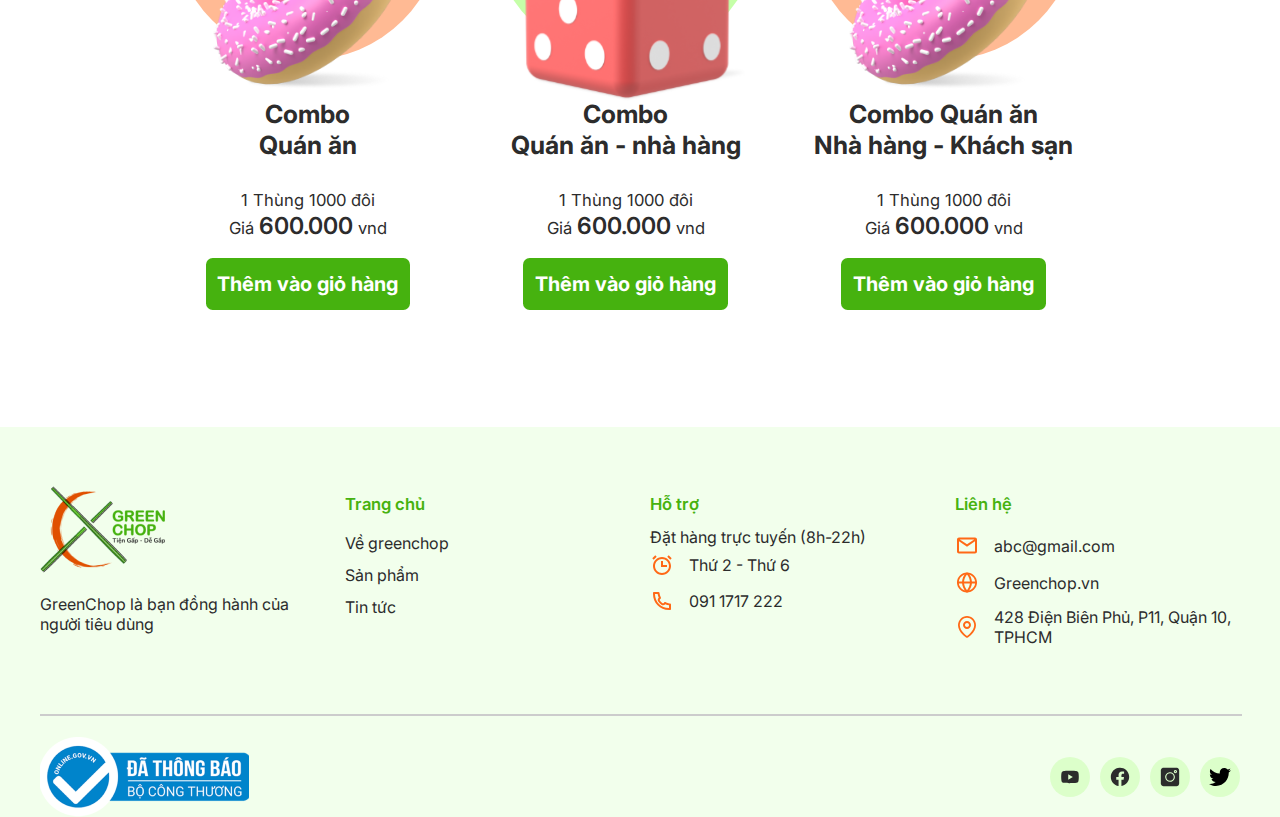
<file: describe.html>
<!DOCTYPE html>
<html lang="en">
  <head>
    <meta charset="UTF-8" />
    <meta name="viewport" content="width=device-width, initial-scale=1.0" />
    <title>Document</title>
    <link
      rel="stylesheet"
      href="https://cdnjs.cloudflare.com/ajax/libs/font-awesome/6.4.0/css/all.min.css"
    />
    <link rel="stylesheet" href="./css/grid.css" />
    <link rel="stylesheet" href="./css/style.css" />
    <link rel="preconnect" href="https://fonts.googleapis.com" />
    <link rel="preconnect" href="https://fonts.gstatic.com" crossorigin />
    <link
      href="https://fonts.googleapis.com/css2?family=Inter:wght@100;200;300;400;500;600;700;800;900&display=swap"
      rel="stylesheet"
    />
  </head>
  <body>
    <!-- header -->
    <header class="header">
      <div class="container">
        <div class="row align-items-center">
          <div class="col-4 menu-toggle">
            <label for="menu-toggle">
              <i class="fa-solid fa-bars"></i>
            </label>
          </div>
          <div class="col-4 col-lg-2">
            <div class="logo">
              <a href="http://127.0.0.1:5500/index.html">
                <img src="./images/logo/logo.png" alt=""
              /></a>
            </div>
            <!-- end logo -->
          </div>
          <!-- end col-3 -->

          <!-- col 9 -->
          <div class="col-4 col-lg-10">
            <div class="header-nav">
              <input type="checkbox" id="menu-toggle" hidden />
              <label for="menu-toggle" class="menu-overlay"></label>
              <nav class="menu">
                <ul>
                  <li><a href="#">Trang Chủ</a></li>
                  <li>
                    <a href="http://127.0.0.1:5500/greenchop.html#"
                      >Về Greenchop</a
                    >
                  </li>
                  <li class="active">
                    <a href="http://127.0.0.1:5500/products.html">Sản phẩm</a>
                  </li>
                  <li><a href="http://127.0.0.1:5500/news.html">Tin tức</a></li>
                  <li>
                    <a href="http://127.0.0.1:5500/contact.html">Liên hệ</a>
                  </li>
                </ul>
              </nav>
              <!-- end menu -->
              <div class="cart-icon">
                <a href="#"
                  ><img src="./images/cart.svg" alt="" /><span>3</span></a
                >
              </div>
              <!-- end cart-icon -->
              <div class="search-icon">
                <a href="#"><img src="./images/search.svg" alt="" /></a>
              </div>
              <!-- end search-icon -->
            </div>
            <!-- end header-nav -->
          </div>
          <!-- end col-9 -->
        </div>
      </div>
    </header>
    <section class="hero-describe">
      <div class="container">
        <h2 class="title-describe">
          Sản phẩm/ <span>Thông tin sản phẩm</span>
        </h2>
      </div>
    </section>
    <section class="describe-products">
      <div class="container">
        <div class="row">
          <div class="col-12 col-xl-6 product">
            <div class="img-product">
              <img src="./images/images/product-donut.png" alt="" />
            </div>
            <div class="row list-item">
              <div class="col-4 col-lg-4">
                <div class="item-product">
                  <img src="./images/images/product-donut.png" alt="" />
                </div>
              </div>
              <div class="col-4 col-lg-4">
                <div class="item-product">
                  <img src="./images/images/product-donut.png" alt="" />
                </div>
              </div>
              <div class="col-4 col-lg-4">
                <div class="item-product">
                  <img src="./images/images/product-donut.png" alt="" />
                </div>
              </div>
            </div>
          </div>
          <div class="col-12 col-xl-6 content-product">
            <h2>Combo - Quán ăn</h2>
            <p>Giá: <span>600.000</span> vnd</p>
            <span class="text">1 Thùng 1000 đôi</span>
            <p>
              exerci tation ullamcorper suscipit lobortis nisl ut aliquip ex ea
              commodo consequat. Lorem ipsum dolor sit amet, consectetuer
              adipiscing elit, sed diam nonummy nibh
            </p>
            <div class="amount">
              <div class="increase">
                <span>-</span>
                <span>1</span>
                <span>+</span>
              </div>
              <div class="btn-mua">
                <a href="#!">Mua hàng</a>
              </div>
            </div>
            <div class="text-production">
              <p><span>Nhà sản xuất:</span> Greenchop</p>
              <p><span>Dòng sản phẩm:</span> Đũa gỗ đầu</p>
            </div>
          </div>
        </div>
      </div>
    </section>
    <section class="information">
      <div class="title">
        <h3 class="active"><a href="#!">Mô tả sản phẩm</a></h3>
        <h3><a href="#!">Thông tin chi tiết</a></h3>
      </div>
      <div class="container info">
        <div class="row">
          <div class="col-4 info-describe">
            <span class="stt">01.</span>
            <div class="content">
              <span>Thân trên</span>
              <p>
                Làm từ nhựa Melamine <br />
                (được chứng nhận ATTP)
              </p>
            </div>
          </div>
          <div class="col-4 info-describe">
            <span class="stt">02.</span>
            <div class="content">
              <span>Khớp liên kết</span>
              <p>Inox 304</p>
            </div>
          </div>
          <div class="col-4 info-describe">
            <span class="stt">03.</span>
            <div class="content">
              <span>Thân dưới</span>
              <p>Gỗ tre</p>
            </div>
          </div>
        </div>
      </div>
    </section>

    <section class="products-describe">
      <div class="container">
        <div class="row">
          <div class="col-12 col-lg-12">
            <h3 class="title-product">Sản Phẩm</h3>
          </div>
        </div>
        <div class="row list-products">
          <div class="col-lg-6 col-xl-4 row-1">
            <div class="item-product">
              <div class="image-product">
                <img src="./images/images/product-donut.png" alt="" />
              </div>
              <div class="detail-product">
                <span
                  ><p>
                    Combo <br />
                    Quán ăn
                  </p></span
                >
                <p>1 Thùng 1000 đôi</p>
                <p>Giá <span class="price">600.000</span> vnd</p>
              </div>
              <div class="btn"><a href="#!">Thêm vào giỏ hàng</a></div>
            </div>
          </div>
          <!-- item product-1 -->

          <div class="col-lg-6 col-xl-4 row-1">
            <div class="item-product">
              <div class="image-product">
                <img src="./images/icons/xx.svg" alt="" />
              </div>
              <div class="detail-product">
                <span
                  ><p>
                    Combo <br />
                    Quán ăn - nhà hàng
                  </p></span
                >
                <p>1 Thùng 1000 đôi</p>
                <p>Giá <span class="price">600.000</span> vnd</p>
              </div>
              <div class="btn"><a href="#!">Thêm vào giỏ hàng</a></div>
            </div>
          </div>
          <!-- product-2 -->

          <div class="col-lg-6 col-xl-4 row-1">
            <div class="item-product">
              <div class="image-product">
                <img src="./images/images/product-donut.png" alt="" />
              </div>
              <div class="detail-product">
                <span
                  ><p>
                    Combo Quán ăn <br />
                    Nhà hàng - Khách sạn
                  </p></span
                >
                <p>1 Thùng 1000 đôi</p>
                <p>Giá <span class="price">600.000</span> vnd</p>
              </div>
              <div class="btn"><a href="#!">Thêm vào giỏ hàng</a></div>
            </div>
          </div>
          <!-- product-3 -->
        </div>
      </div>
    </section>
    <!--end product -->
    <footer>
      <div class="container footer">
        <div class="row">
          <div class="col-6 col-xl-3 logo">
            <div class="logo-footer">
              <img src="./images/logo/logo.png" alt="" />
            </div>
            <span>GreenChop là bạn đồng hành của người tiêu dùng</span>
          </div>
          <div class="col-6 col-xl-3">
            <div class="footer-title">
              <span>Trang chủ</span>
            </div>
            <div class="footer-nav">Về greenchop</div>
            <div class="footer-nav">Sản phẩm</div>
            <div class="footer-nav">Tin tức</div>
          </div>
          <div class="col-6 col-xl-3">
            <div class="footer-title">
              <span>Hỗ trợ</span>
            </div>
            <span>Đặt hàng trực tuyến (8h-22h)</span>
            <div class="icon">
              <img src="./images/icons/alarm.svg" alt="" /><span
                >Thứ 2 - Thứ 6</span
              >
            </div>
            <div class="icon">
              <img src="./images/icons/phone_outline.svg" alt="" /><span
                >091 1717 222</span
              >
            </div>
          </div>
          <div class="col-6 col-xl-3">
            <div class="footer-title">
              <span>Liên hệ</span>
            </div>
            <div class="icon">
              <img src="./images/icons/mail.svg" alt="" /><span
                >abc@gmail.com</span
              >
            </div>
            <div class="icon">
              <img src="./images/icons/earth.svg" alt="" /><span
                >Greenchop.vn</span
              >
            </div>
            <div class="icon">
              <img src="./images/icons/map.svg" alt="" /><span
                >428 Điện Biên Phủ, P11, Quận 10, TPHCM</span
              >
            </div>
          </div>
        </div>
      </div>
      <div class="container footer-bottom">
        <div class="logo-footer-left">
          <img src="./images/images/verify.png" alt="" />
        </div>
        <div class="social">
          <div class="icon ytb">
            <img src="./images/icons/youtube.svg" alt="" />
          </div>
          <div class="icon fb">
            <img src="./images/icons/facebook.svg" alt="" />
          </div>
          <div class="icon inta">
            <img src="./images/icons/instagram.svg" alt="" />
          </div>
          <div class="icon tw">
            <img src="./images/icons/twitter.svg" alt="" />
          </div>
        </div>
      </div>
    </footer>
  </body>
</html>

<!-- mô tả sản phẩm -->
</file>
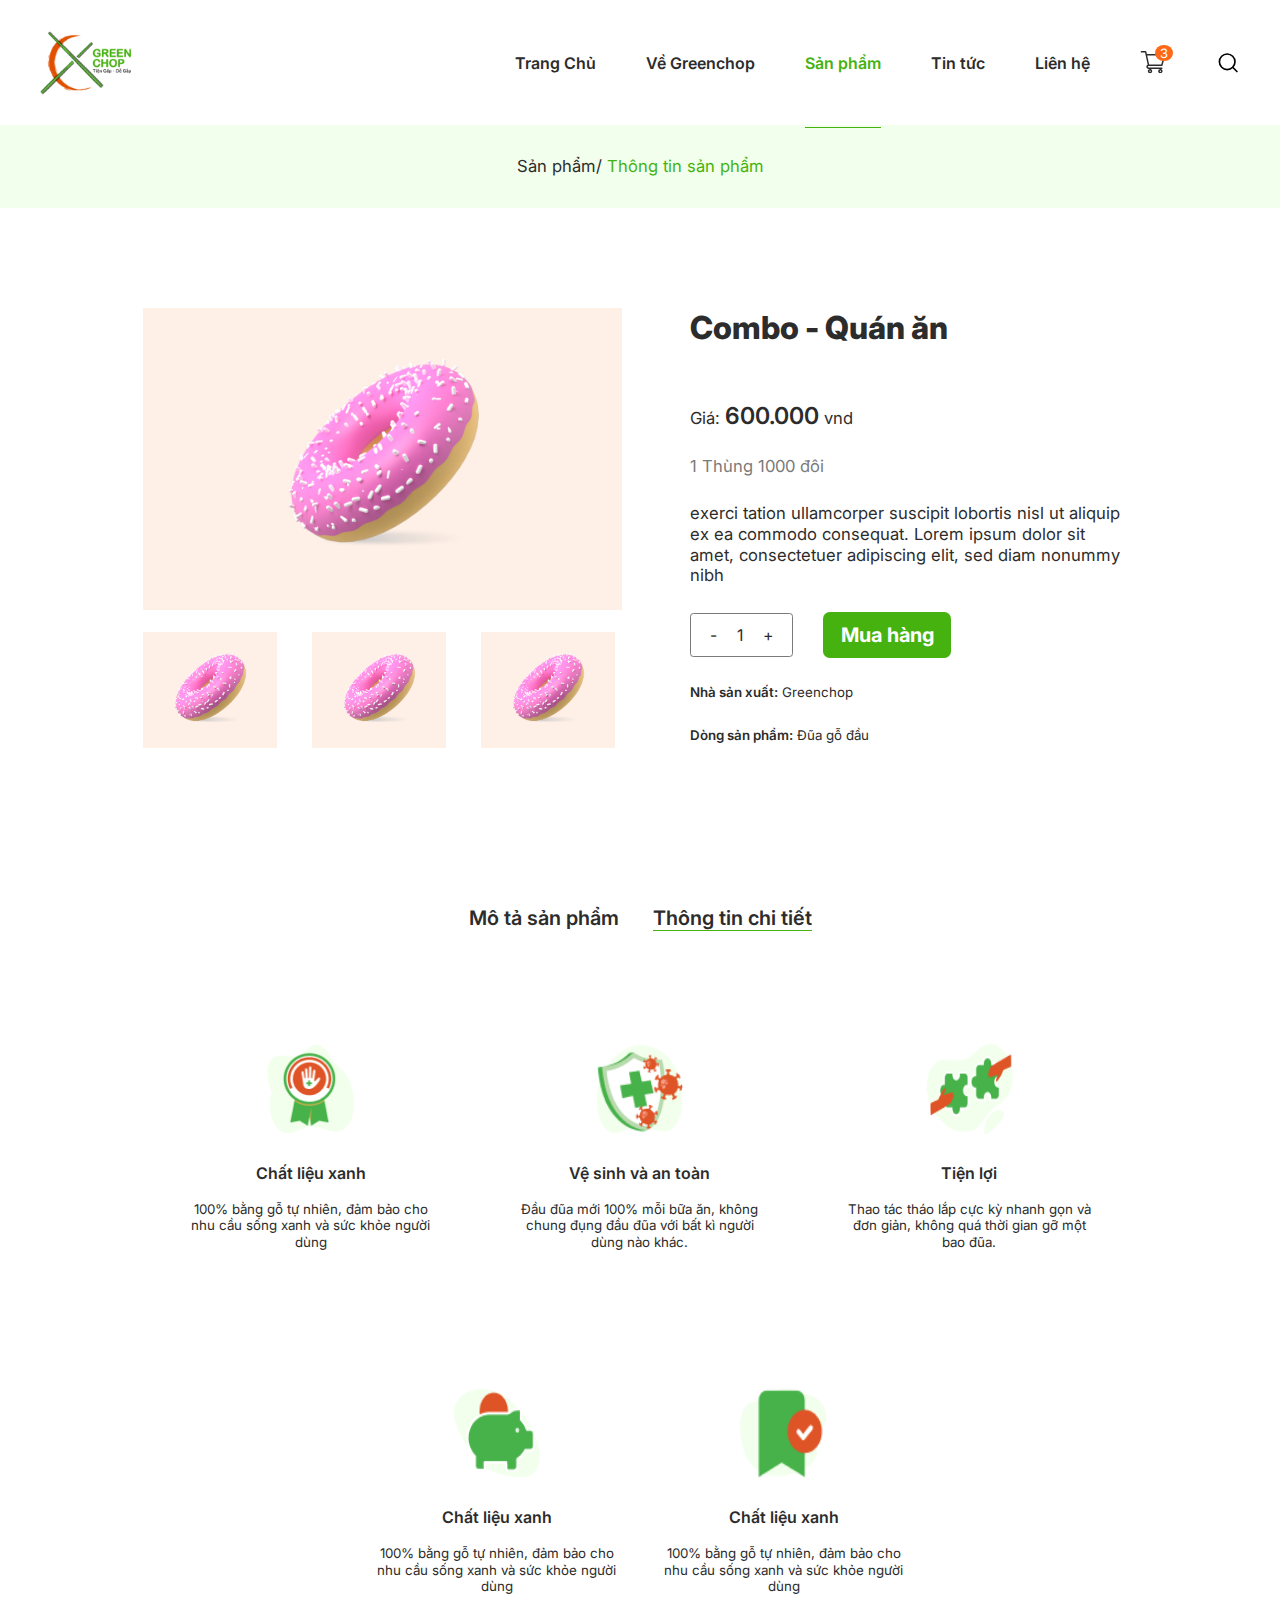
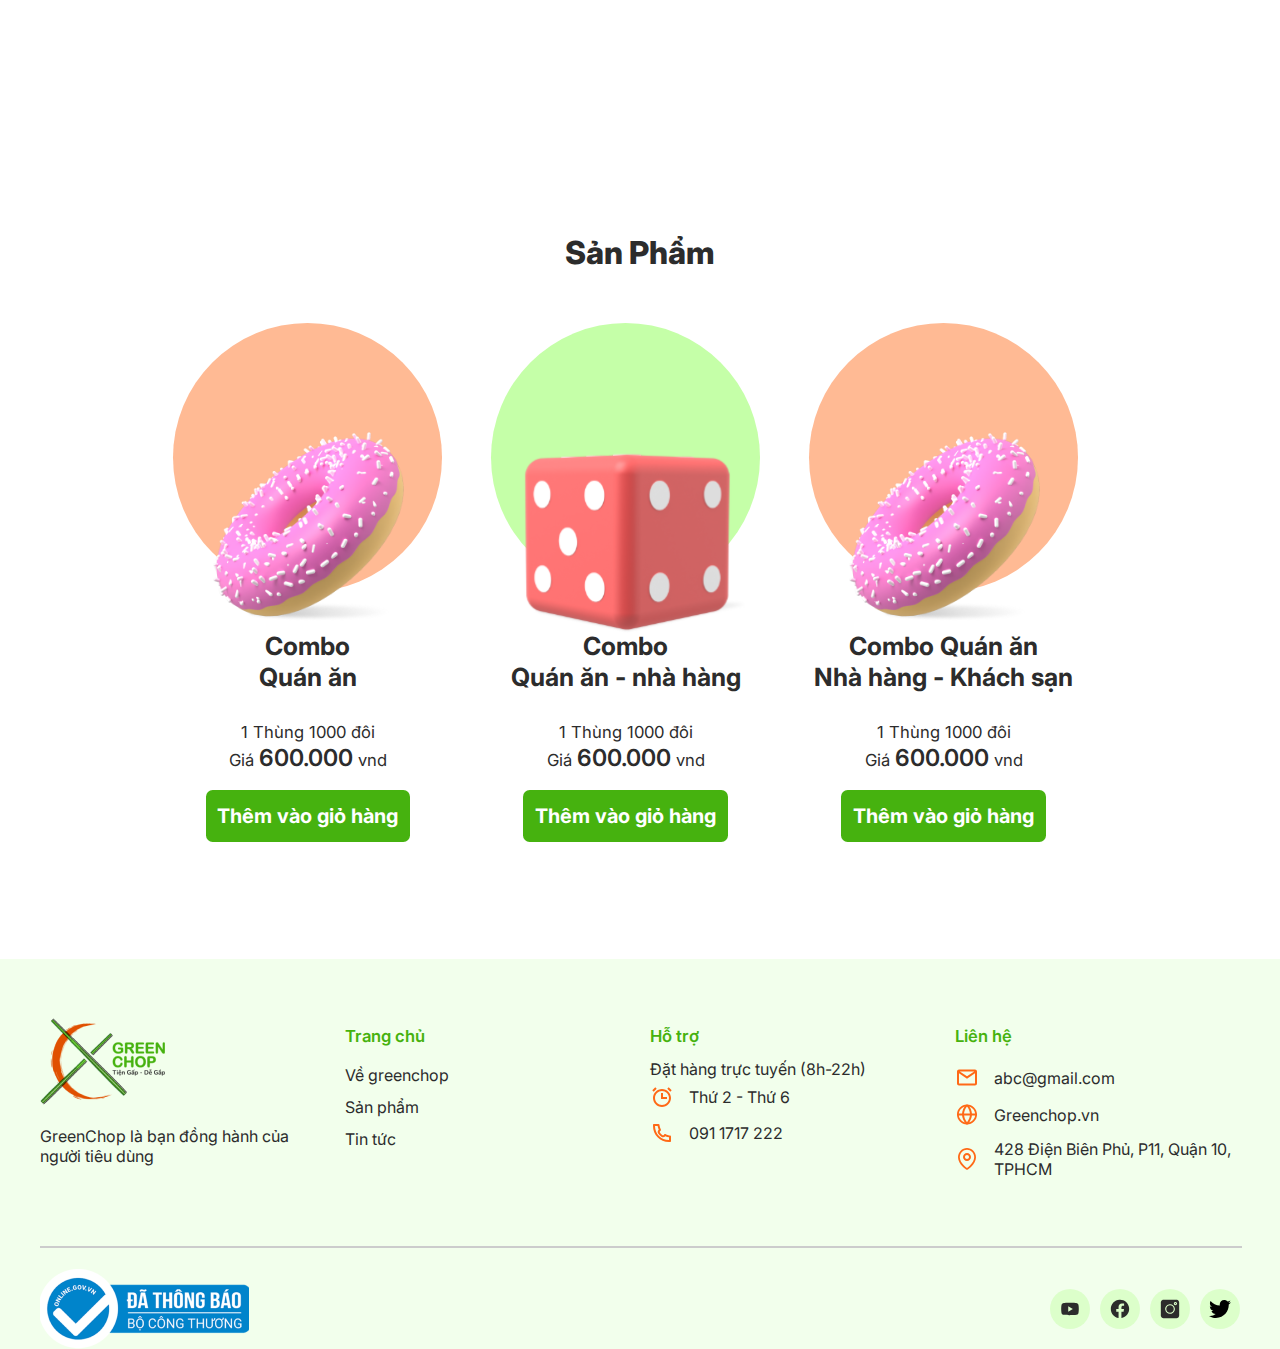
<file: details.html>
<!DOCTYPE html>
<html lang="en">
  <head>
    <meta charset="UTF-8" />
    <meta name="viewport" content="width=device-width, initial-scale=1.0" />
    <title>Document</title>
    <link
      rel="stylesheet"
      href="https://cdnjs.cloudflare.com/ajax/libs/font-awesome/6.4.0/css/all.min.css"
    />
    <link rel="stylesheet" href="./css/grid.css" />
    <link rel="stylesheet" href="./css/style.css" />
    <link rel="preconnect" href="https://fonts.googleapis.com" />
    <link rel="preconnect" href="https://fonts.gstatic.com" crossorigin />
    <link
      href="https://fonts.googleapis.com/css2?family=Inter:wght@100;200;300;400;500;600;700;800;900&display=swap"
      rel="stylesheet"
    />
  </head>
  <body>
    <!-- header -->
    <header class="header">
      <div class="container">
        <div class="row align-items-center">
          <div class="col-4 menu-toggle">
            <label for="menu-toggle">
              <i class="fa-solid fa-bars"></i>
            </label>
          </div>
          <div class="col-4 col-lg-2">
            <div class="logo">
              <a href="http://127.0.0.1:5500/index.html">
                <img src="./images/logo/logo.png" alt=""
              /></a>
            </div>
            <!-- end logo -->
          </div>
          <!-- end col-3 -->

          <!-- col 9 -->
          <div class="col-4 col-lg-10">
            <div class="header-nav">
              <input type="checkbox" id="menu-toggle" hidden />
              <label for="menu-toggle" class="menu-overlay"></label>
              <nav class="menu">
                <ul>
                  <li><a href="#">Trang Chủ</a></li>
                  <li>
                    <a href="http://127.0.0.1:5500/greenchop.html#"
                      >Về Greenchop</a
                    >
                  </li>
                  <li class="active">
                    <a href="http://127.0.0.1:5500/products.html">Sản phẩm</a>
                  </li>
                  <li><a href="http://127.0.0.1:5500/news.html">Tin tức</a></li>
                  <li>
                    <a href="http://127.0.0.1:5500/contact.html">Liên hệ</a>
                  </li>
                </ul>
              </nav>
              <!-- end menu -->
              <div class="cart-icon">
                <a href="#"
                  ><img src="./images/cart.svg" alt="" /><span>3</span></a
                >
              </div>
              <!-- end cart-icon -->
              <div class="search-icon">
                <a href="#"><img src="./images/search.svg" alt="" /></a>
              </div>
              <!-- end search-icon -->
            </div>
            <!-- end header-nav -->
          </div>
          <!-- end col-9 -->
        </div>
      </div>
    </header>
    <section class="hero-describe">
      <div class="container">
        <h2 class="title-describe">
          Sản phẩm/ <span>Thông tin sản phẩm</span>
        </h2>
      </div>
    </section>
    <section class="describe-products">
      <div class="container">
        <div class="row">
          <div class="col-12 col-xl-6 product">
            <div class="img-product">
              <img src="./images/images/product-donut.png" alt="" />
            </div>
            <div class="row list-item">
              <div class="col-4 col-lg-4">
                <div class="item-product">
                  <img src="./images/images/product-donut.png" alt="" />
                </div>
              </div>
              <div class="col-4 col-lg-4">
                <div class="item-product">
                  <img src="./images/images/product-donut.png" alt="" />
                </div>
              </div>
              <div class="col-4 col-lg-4">
                <div class="item-product">
                  <img src="./images/images/product-donut.png" alt="" />
                </div>
              </div>
            </div>
          </div>
          <div class="col-12 col-xl-6 content-product">
            <h2>Combo - Quán ăn</h2>
            <p>Giá: <span>600.000</span> vnd</p>
            <span class="text">1 Thùng 1000 đôi</span>
            <p>
              exerci tation ullamcorper suscipit lobortis nisl ut aliquip ex ea
              commodo consequat. Lorem ipsum dolor sit amet, consectetuer
              adipiscing elit, sed diam nonummy nibh
            </p>
            <div class="amount">
              <div class="increase">
                <span>-</span>
                <span>1</span>
                <span>+</span>
              </div>
              <div class="btn-mua">
                <a href="#!">Mua hàng</a>
              </div>
            </div>
            <div class="text-production">
              <p><span>Nhà sản xuất:</span> Greenchop</p>
              <p><span>Dòng sản phẩm:</span> Đũa gỗ đầu</p>
            </div>
          </div>
        </div>
      </div>
    </section>

    <section class="title-details">
      <div class="title">
        <h3><a href="#!">Mô tả sản phẩm</a></h3>
        <h3 class="active"><a href="#!">Thông tin chi tiết</a></h3>
      </div>
      <div class="container">
        <div class="row appellation-row-1">
          <div class="col-6 col-lg-4 appellation">
            <div class="logo">
              <img src="./images/detail/Group 273.png" alt="" />
            </div>
            <div class="content">
              <h3>Chất liệu xanh</h3>
              <p>
                100% bằng gỗ tự nhiên, đảm bảo cho nhu cầu sống xanh và sức khỏe
                người dùng
              </p>
            </div>
          </div>
          <div class="col-6 col-lg-4 appellation">
            <div class="logo">
              <img src="./images/detail/Group 274.png" alt="" />
            </div>
            <div class="content">
              <h3>Vệ sinh và an toàn</h3>
              <p>
                Đầu đũa mới 100% mỗi bữa ăn, không chung đụng đầu đũa với bất kì
                người dùng nào khác.
              </p>
            </div>
          </div>
          <div class="col-6 col-lg-4 appellation">
            <div class="logo">
              <img src="./images/detail/Frame1.png" alt="" />
            </div>
            <div class="content">
              <h3>Tiện lợi</h3>
              <p>
                Thao tác tháo lắp cực kỳ nhanh gọn và đơn giản, không quá thời
                gian gỡ một bao đũa.
              </p>
            </div>
          </div>
        </div>
        <div class="row appellation-row-2">
          <div class="col-6 col-lg-6 appellation">
            <div class="logo">
              <img src="./images/detail/Frame2.png" alt="" />
            </div>
            <div class="content">
              <h3>Chất liệu xanh</h3>
              <p>
                100% bằng gỗ tự nhiên, đảm bảo cho nhu cầu sống xanh và sức khỏe
                người dùng
              </p>
            </div>
          </div>
          <div class="col-6 col-lg-6 appellation">
            <div class="logo">
              <img src="./images/detail/Frame.png" alt="" />
            </div>
            <div class="content">
              <h3>Chất liệu xanh</h3>
              <p>
                100% bằng gỗ tự nhiên, đảm bảo cho nhu cầu sống xanh và sức khỏe
                người dùng
              </p>
            </div>
          </div>
        </div>
      </div>
    </section>
    <section class="products-describe">
      <div class="container">
        <div class="row">
          <div class="col-12 col-lg-12">
            <h3 class="title-product">Sản Phẩm</h3>
          </div>
        </div>
        <div class="row list-products">
          <div class="col-lg-6 col-xl-4 row-1">
            <div class="item-product">
              <div class="image-product">
                <img src="./images/images/product-donut.png" alt="" />
              </div>
              <div class="detail-product">
                <span
                  ><p>
                    Combo <br />
                    Quán ăn
                  </p></span
                >
                <p>1 Thùng 1000 đôi</p>
                <p>Giá <span class="price">600.000</span> vnd</p>
              </div>
              <div class="btn"><a href="#!">Thêm vào giỏ hàng</a></div>
            </div>
          </div>
          <!-- item product-1 -->

          <div class="col-lg-6 col-xl-4 row-1">
            <div class="item-product">
              <div class="image-product">
                <img src="./images/icons/xx.svg" alt="" />
              </div>
              <div class="detail-product">
                <span
                  ><p>
                    Combo <br />
                    Quán ăn - nhà hàng
                  </p></span
                >
                <p>1 Thùng 1000 đôi</p>
                <p>Giá <span class="price">600.000</span> vnd</p>
              </div>
              <div class="btn"><a href="#!">Thêm vào giỏ hàng</a></div>
            </div>
          </div>
          <!-- product-2 -->

          <div class="col-lg-6 col-xl-4 row-1">
            <div class="item-product">
              <div class="image-product">
                <img src="./images/images/product-donut.png" alt="" />
              </div>
              <div class="detail-product">
                <span
                  ><p>
                    Combo Quán ăn <br />
                    Nhà hàng - Khách sạn
                  </p></span
                >
                <p>1 Thùng 1000 đôi</p>
                <p>Giá <span class="price">600.000</span> vnd</p>
              </div>
              <div class="btn"><a href="#!">Thêm vào giỏ hàng</a></div>
            </div>
          </div>
          <!-- product-3 -->
        </div>
      </div>
    </section>
    <!--end product -->
    <footer>
      <div class="container footer">
        <div class="row">
          <div class="col-6 col-xl-3 logo">
            <div class="logo-footer">
              <img src="./images/logo/logo.png" alt="" />
            </div>
            <span>GreenChop là bạn đồng hành của người tiêu dùng</span>
          </div>
          <div class="col-6 col-xl-3">
            <div class="footer-title">
              <span>Trang chủ</span>
            </div>
            <div class="footer-nav">Về greenchop</div>
            <div class="footer-nav">Sản phẩm</div>
            <div class="footer-nav">Tin tức</div>
          </div>
          <div class="col-6 col-xl-3">
            <div class="footer-title">
              <span>Hỗ trợ</span>
            </div>
            <span>Đặt hàng trực tuyến (8h-22h)</span>
            <div class="icon">
              <img src="./images/icons/alarm.svg" alt="" /><span
                >Thứ 2 - Thứ 6</span
              >
            </div>
            <div class="icon">
              <img src="./images/icons/phone_outline.svg" alt="" /><span
                >091 1717 222</span
              >
            </div>
          </div>
          <div class="col-6 col-xl-3">
            <div class="footer-title">
              <span>Liên hệ</span>
            </div>
            <div class="icon">
              <img src="./images/icons/mail.svg" alt="" /><span
                >abc@gmail.com</span
              >
            </div>
            <div class="icon">
              <img src="./images/icons/earth.svg" alt="" /><span
                >Greenchop.vn</span
              >
            </div>
            <div class="icon">
              <img src="./images/icons/map.svg" alt="" /><span
                >428 Điện Biên Phủ, P11, Quận 10, TPHCM</span
              >
            </div>
          </div>
        </div>
      </div>
      <div class="container footer-bottom">
        <div class="logo-footer-left">
          <img src="./images/images/verify.png" alt="" />
        </div>
        <div class="social">
          <div class="icon ytb">
            <img src="./images/icons/youtube.svg" alt="" />
          </div>
          <div class="icon fb">
            <img src="./images/icons/facebook.svg" alt="" />
          </div>
          <div class="icon inta">
            <img src="./images/icons/instagram.svg" alt="" />
          </div>
          <div class="icon tw">
            <img src="./images/icons/twitter.svg" alt="" />
          </div>
        </div>
      </div>
    </footer>
  </body>
</html>
</file>
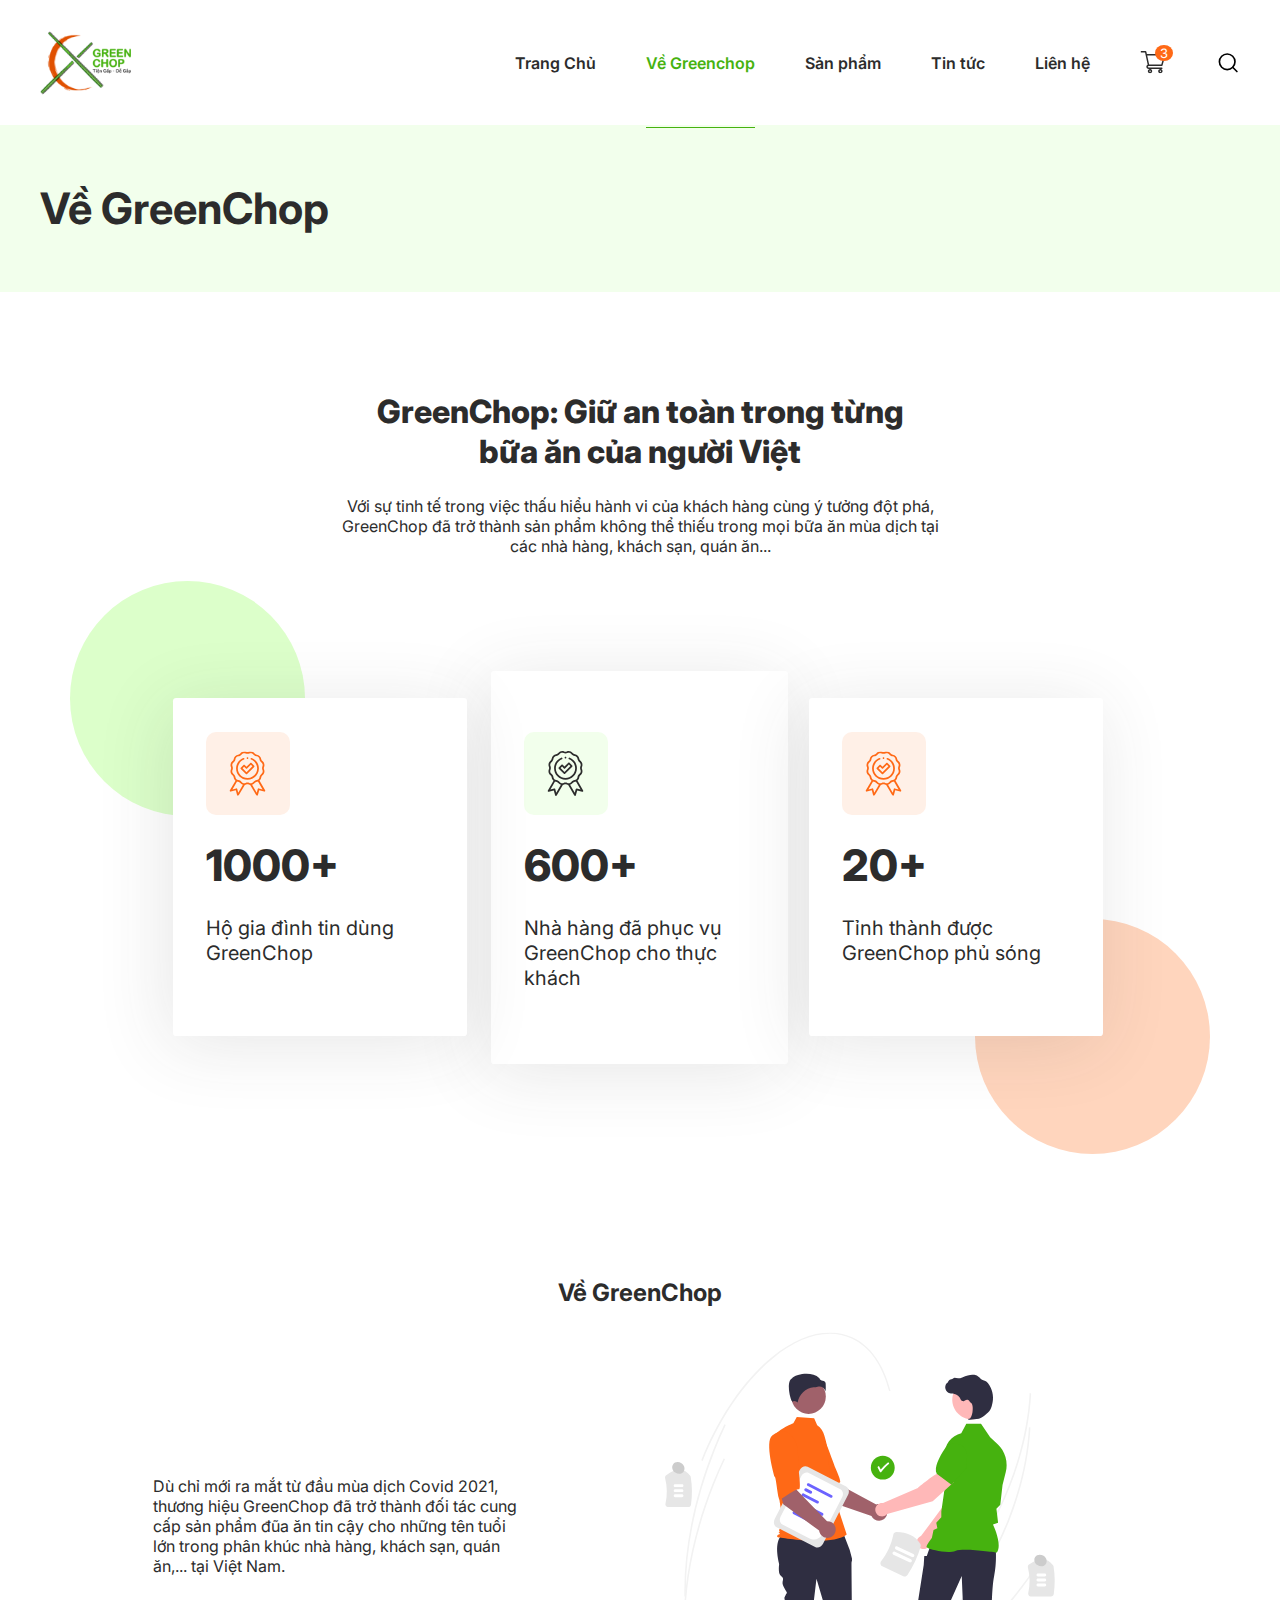
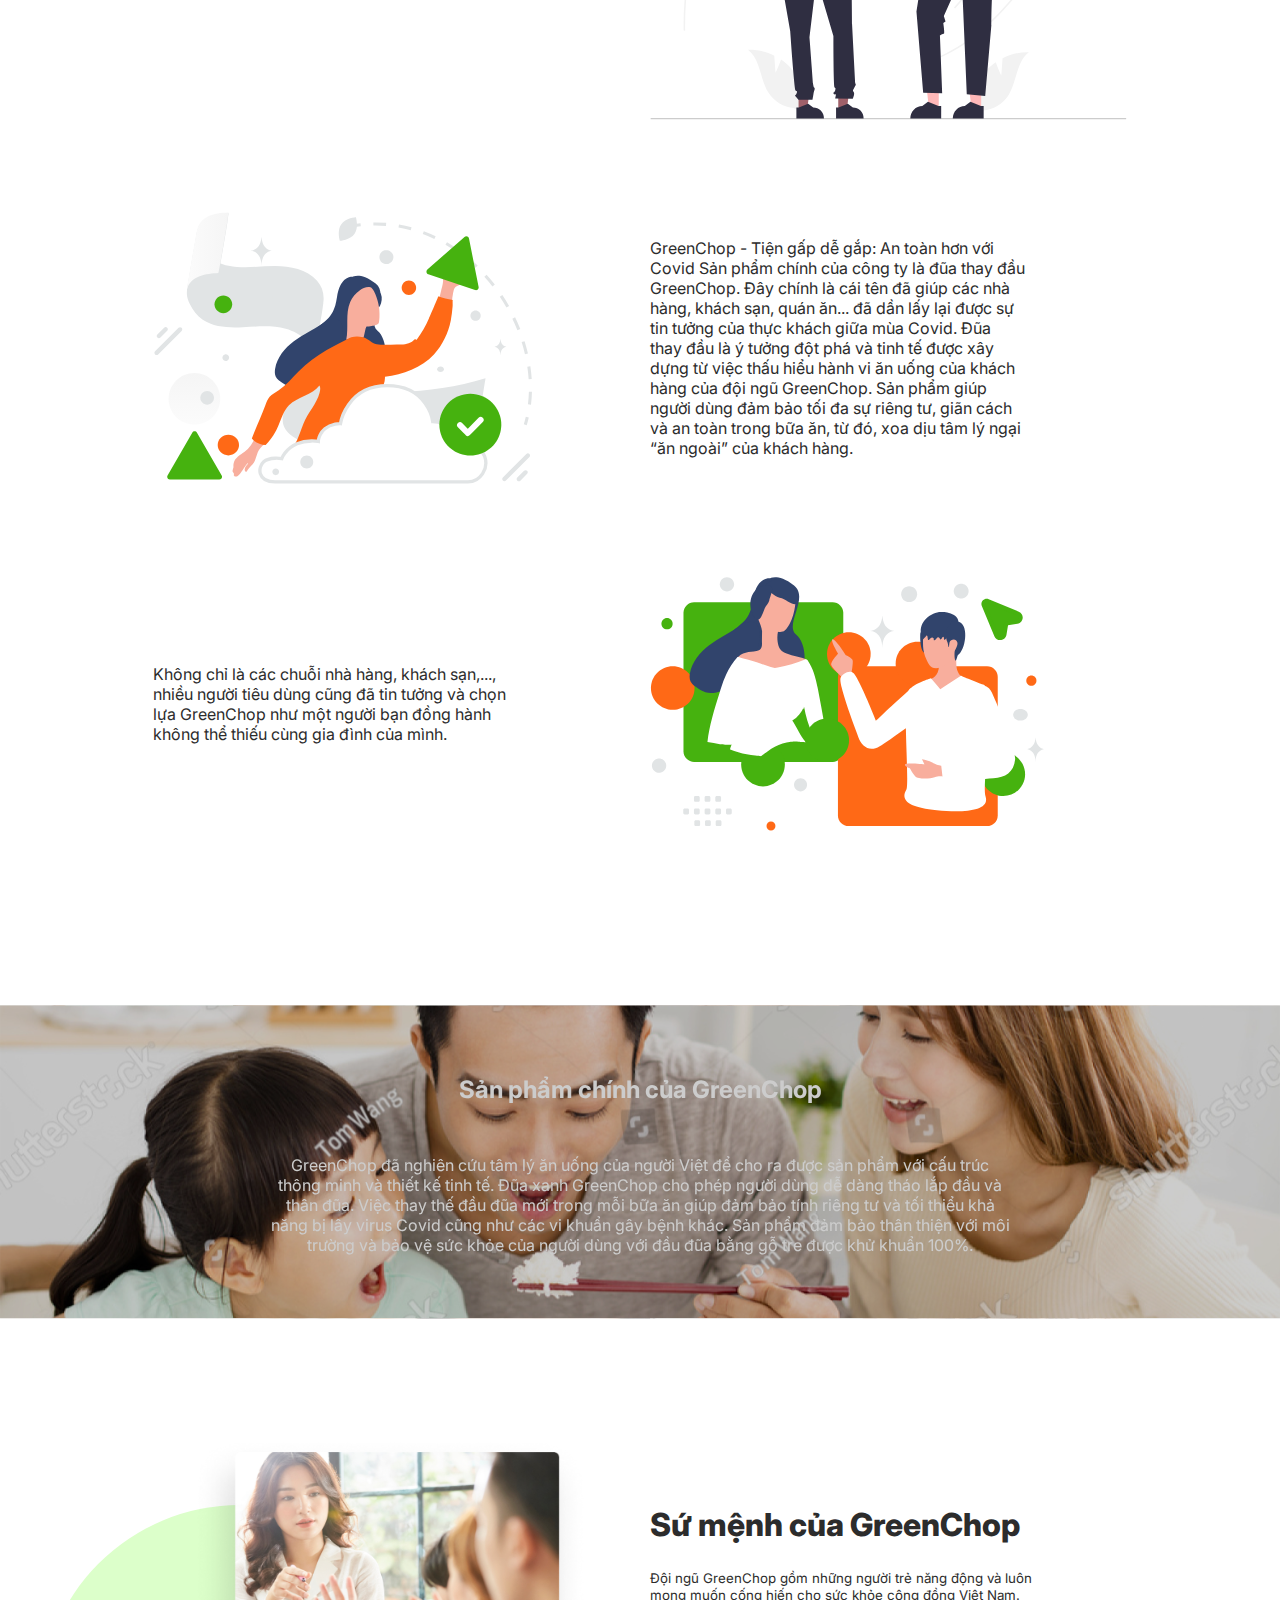
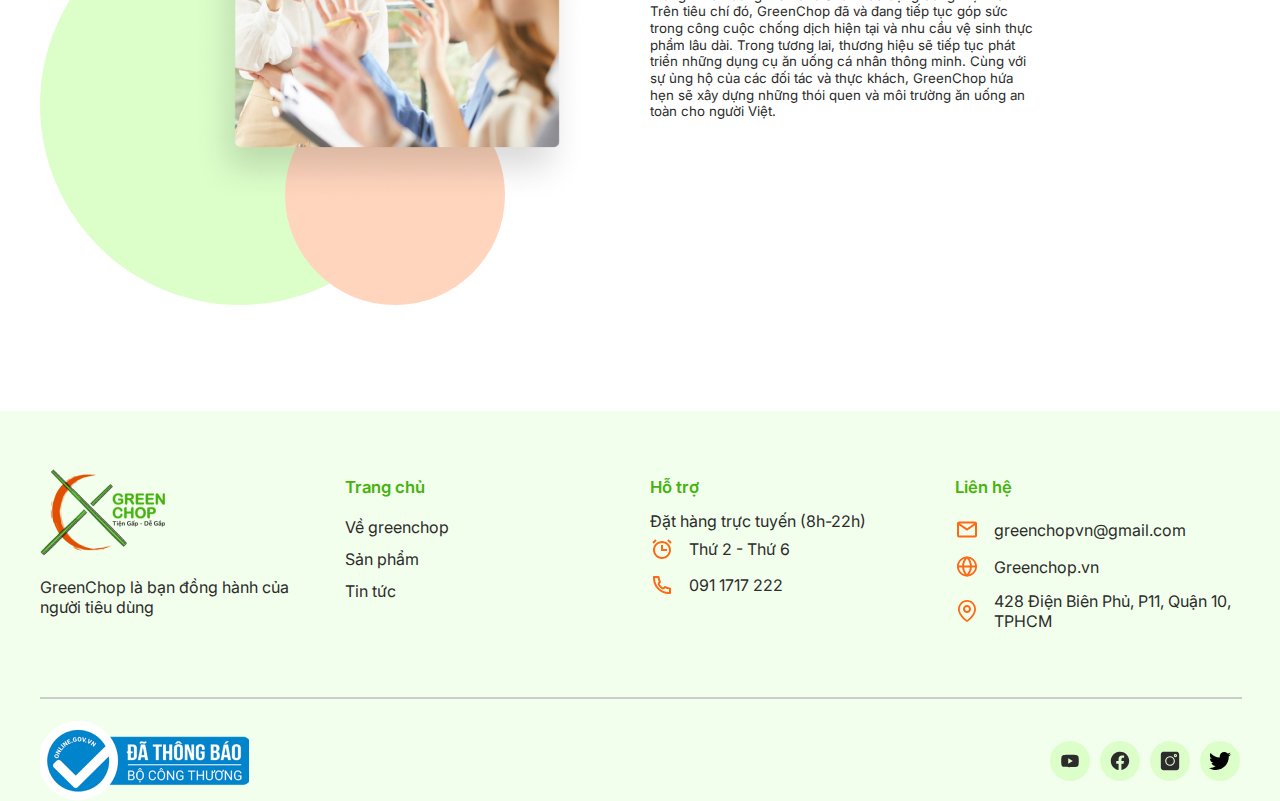
<file: greenchop.html>
<!DOCTYPE html>
<html lang="en">
  <head>
    <meta charset="UTF-8" />
    <meta name="viewport" content="width=device-width, initial-scale=1.0" />
    <title>Document</title>
    <link
      rel="stylesheet"
      href="https://cdnjs.cloudflare.com/ajax/libs/font-awesome/6.4.0/css/all.min.css"
    />
    <link rel="stylesheet" href="./css/grid.css" />
    <link rel="stylesheet" href="./css/style.css" />
    <link rel="preconnect" href="https://fonts.googleapis.com" />
    <link rel="preconnect" href="https://fonts.gstatic.com" crossorigin />
    <link
      href="https://fonts.googleapis.com/css2?family=Inter:wght@100;200;300;400;500;600;700;800;900&display=swap"
      rel="stylesheet"
    />
  </head>
  <body>
    <!-- header -->
    <header class="header">
      <div class="container">
        <div class="row align-items-center">
          <div class="col-4 menu-toggle">
            <label for="menu-toggle">
              <i class="fa-solid fa-bars"></i>
            </label>
          </div>
          <div class="col-4 col-lg-2">
            <div class="logo">
              <a href="http://127.0.0.1:5500/index.html">
                <img src="./images/logo/logo.png" alt=""
              /></a>
            </div>
            <!-- end logo -->
          </div>
          <!-- end col-3 -->

          <!-- col 9 -->
          <div class="col-4 col-lg-10">
            <div class="header-nav">
              <input type="checkbox" id="menu-toggle" hidden />
              <label for="menu-toggle" class="menu-overlay"></label>
              <nav class="menu">
                <ul>
                  <li>
                    <a href="http://127.0.0.1:5500/index.html">Trang Chủ</a>
                  </li>
                  <li class="active">
                    <a href="http://127.0.0.1:5500/greenchop.html#"
                      >Về Greenchop</a
                    >
                  </li>
                  <li>
                    <a href="http://127.0.0.1:5500/products.html">Sản phẩm</a>
                  </li>
                  <li><a href="#">Tin tức</a></li>
                  <li><a href="#">Liên hệ</a></li>
                </ul>
              </nav>
              <!-- end menu -->
              <div class="cart-icon">
                <a href="#"
                  ><img src="./images/cart.svg" alt="" /><span>3</span></a
                >
              </div>
              <!-- end cart-icon -->
              <div class="search-icon">
                <a href="#"><img src="./images/search.svg" alt="" /></a>
              </div>
              <!-- end search-icon -->
            </div>
            <!-- end header-nav -->
          </div>
          <!-- end col-9 -->
        </div>
      </div>
    </header>
    <!-- hero -->
    <section class="hero">
      <div class="container">
        <h1 class="title">Về GreenChop</h1>
      </div>
    </section>
    <!-- end -->
    <section class="achievement">
      <div class="container">
        <div class="row">
          <div class="col-12 col-lg-12 title-achievement">
            <h3>
              GreenChop: Giữ an toàn trong từng <br />
              bữa ăn của người Việt
            </h3>
            <span>
              Với sự tinh tế trong việc thấu hiểu hành vi của khách hàng cùng ý
              tưởng đột phá, <br />
              GreenChop đã trở thành sản phẩm không thể thiếu trong mọi bữa ăn
              mùa dịch tại <br />
              các nhà hàng, khách sạn, quán ăn...
            </span>
          </div>
        </div>
        <div class="row list-achievement">
          <div class="col-4 col-lg-4">
            <div class="item">
              <div class="logo">
                <img src="./images/icons/quality-orange.svg" alt="" />
              </div>
              <h2>1000+</h2>
              <span>Hộ gia đình tin dùng GreenChop </span>
            </div>
            <div class="circle"></div>
          </div>
          <div class="col-4 col-lg-4">
            <div class="item-active">
              <div class="logo">
                <img src="./images/icons/quality-white.svg" alt="" />
              </div>
              <h2>600+</h2>
              <span>Nhà hàng đã phục vụ GreenChop cho thực khách </span>
            </div>
          </div>
          <div class="col-4 col-lg-4">
            <div class="item">
              <div class="logo">
                <img src="./images/icons/quality-orange.svg" alt="" />
              </div>
              <h2>20+</h2>
              <span>Tỉnh thành được GreenChop phủ sóng </span>
            </div>
            <div class="circle-pink"></div>
          </div>
        </div>
      </div>
    </section>
    <!-- giới thiệu -->
    <section class="introduce-greenchop">
      <div class="container container-greenchop">
        <h2>Về GreenChop</h2>
        <div class="row row-1">
          <div class="col-12 col-xl-6 content">
            <span
              >Dù chỉ mới ra mắt từ đầu mùa dịch Covid 2021, thương hiệu
              GreenChop đã trở thành đối tác cung cấp sản phẩm đũa ăn tin cậy
              cho những tên tuổi lớn trong phân khúc nhà hàng, khách sạn, quán
              ăn,... tại Việt Nam.</span
            >
          </div>
          <div class="col-12 col-xl-6">
            <img src="./images/icons/grenchop-1.svg" alt="" />
          </div>
        </div>
        <div class="row row-2">
          <div class="col-12 col-xl-6">
            <img src="./images/icons/grenchop2.svg" alt="" />
          </div>
          <div class="col-12 col-xl-6 content">
            <span
              >GreenChop - Tiện gấp dễ gắp: An toàn hơn với Covid Sản phẩm chính
              của công ty là đũa thay đầu GreenChop. Đây chính là cái tên đã
              giúp các nhà hàng, khách sạn, quán ăn... đã dần lấy lại được sự
              tin tưởng của thực khách giữa mùa Covid. Đũa thay đầu là ý tưởng
              đột phá và tinh tế được xây dựng từ việc thấu hiểu hành vi ăn uống
              của khách hàng của đội ngũ GreenChop. Sản phẩm giúp người dùng đảm
              bảo tối đa sự riêng tư, giãn cách và an toàn trong bữa ăn, từ đó,
              xoa dịu tâm lý ngại “ăn ngoài” của khách hàng.</span
            >
          </div>
        </div>
        <div class="row row-3">
          <div class="col-12 col-xl-6 content">
            <span
              >Không chỉ là các chuỗi nhà hàng, khách sạn,..., nhiều người tiêu
              dùng cũng đã tin tưởng và chọn lựa GreenChop như một người bạn
              đồng hành không thể thiếu cùng gia đình của mình.
            </span>
          </div>
          <div class="col-12 col-xl-6">
            <img src="./images/icons/grenchop3.svg" alt="" />
          </div>
        </div>
      </div>
    </section>

    <section class="product-greenchop">
      <div class="container">
        <div class="row">
          <div class="col-12 product">
            <h2>Sản phẩm chính của GreenChop</h2>
            <div class="content">
              GreenChop đã nghiên cứu tâm lý ăn uống của người Việt để cho ra
              được sản phẩm với cấu trúc thông minh và thiết kế tinh tế. Đũa
              xanh GreenChop cho phép người dùng dễ dàng tháo lắp đầu và thân
              đũa. Việc thay thế đầu đũa mới trong mỗi bữa ăn giúp đảm bảo tính
              riêng tư và tối thiểu khả năng bị lây virus Covid cũng như các vi
              khuẩn gây bệnh khác. Sản phẩm đảm bảo thân thiện với môi trường và
              bảo vệ sức khỏe của người dùng với đầu đũa bằng gỗ tre được khử
              khuẩn 100%.
            </div>
          </div>
        </div>
      </div>
    </section>
    <!--end product  -->
    <section class="mission">
      <div class="container">
        <div class="row">
          <div class="col-12 col-xl-6 box-left">
            <div class="box">
              <img src="./images/images/Rectangle 19.png" alt="" />
              <div class="box-orange"></div>
            </div>
          </div>
          <div class="col-12 col-xl-6 mission-text">
            <h2>Sứ mệnh của GreenChop</h2>
            <p>
              Đội ngũ GreenChop gồm những người trẻ năng động và luôn mong muốn
              cống hiến cho sức khỏe cộng đồng Việt Nam. Trên tiêu chí đó,
              GreenChop đã và đang tiếp tục góp sức trong công cuộc chống dịch
              hiện tại và nhu cầu vệ sinh thực phẩm lâu dài. Trong tương lai,
              thương hiệu sẽ tiếp tục phát triển những dụng cụ ăn uống cá nhân
              thông minh. Cùng với sự ủng hộ của các đối tác và thực khách,
              GreenChop hứa hẹn sẽ xây dựng những thói quen và môi trường ăn
              uống an toàn cho người Việt.
            </p>
          </div>
        </div>
      </div>
    </section>
    <!-- end mission -->
    <!-- footer -->
    <footer>
      <div class="container footer">
        <div class="row">
          <div class="col-6 col-xl-3 logo">
            <div class="logo-footer">
              <img src="./images/logo/logo.png" alt="" />
            </div>
            <span>GreenChop là bạn đồng hành của người tiêu dùng</span>
          </div>
          <div class="col-6 col-xl-3">
            <div class="footer-title">
              <span>Trang chủ</span>
            </div>
            <div class="footer-nav">Về greenchop</div>
            <div class="footer-nav">Sản phẩm</div>
            <div class="footer-nav">Tin tức</div>
          </div>
          <div class="col-6 col-xl-3">
            <div class="footer-title">
              <span>Hỗ trợ</span>
            </div>
            <span>Đặt hàng trực tuyến (8h-22h)</span>
            <div class="icon">
              <img src="./images/icons/alarm.svg" alt="" /><span
                >Thứ 2 - Thứ 6</span
              >
            </div>
            <div class="icon">
              <img src="./images/icons/phone_outline.svg" alt="" /><span
                >091 1717 222</span
              >
            </div>
          </div>
          <div class="col-6 col-xl-3">
            <div class="footer-title">
              <span>Liên hệ</span>
            </div>
            <div class="icon">
              <img src="./images/icons/mail.svg" alt="" /><span
                >greenchopvn@gmail.com</span
              >
            </div>
            <div class="icon">
              <img src="./images/icons/earth.svg" alt="" /><span
                >Greenchop.vn</span
              >
            </div>
            <div class="icon">
              <img src="./images/icons/map.svg" alt="" /><span
                >428 Điện Biên Phủ, P11, Quận 10, TPHCM</span
              >
            </div>
          </div>
        </div>
      </div>
      <div class="container footer-bottom">
        <div class="logo-footer-left">
          <img src="./images/images/verify.png" alt="" />
        </div>
        <div class="social">
          <div class="icon ytb">
            <img src="./images/icons/youtube.svg" alt="" />
          </div>
          <div class="icon fb">
            <img src="./images/icons/facebook.svg" alt="" />
          </div>
          <div class="icon inta">
            <img src="./images/icons/instagram.svg" alt="" />
          </div>
          <div class="icon tw">
            <img src="./images/icons/twitter.svg" alt="" />
          </div>
        </div>
      </div>
    </footer>
    <!-- end -->
  </body>
</html>
</file>
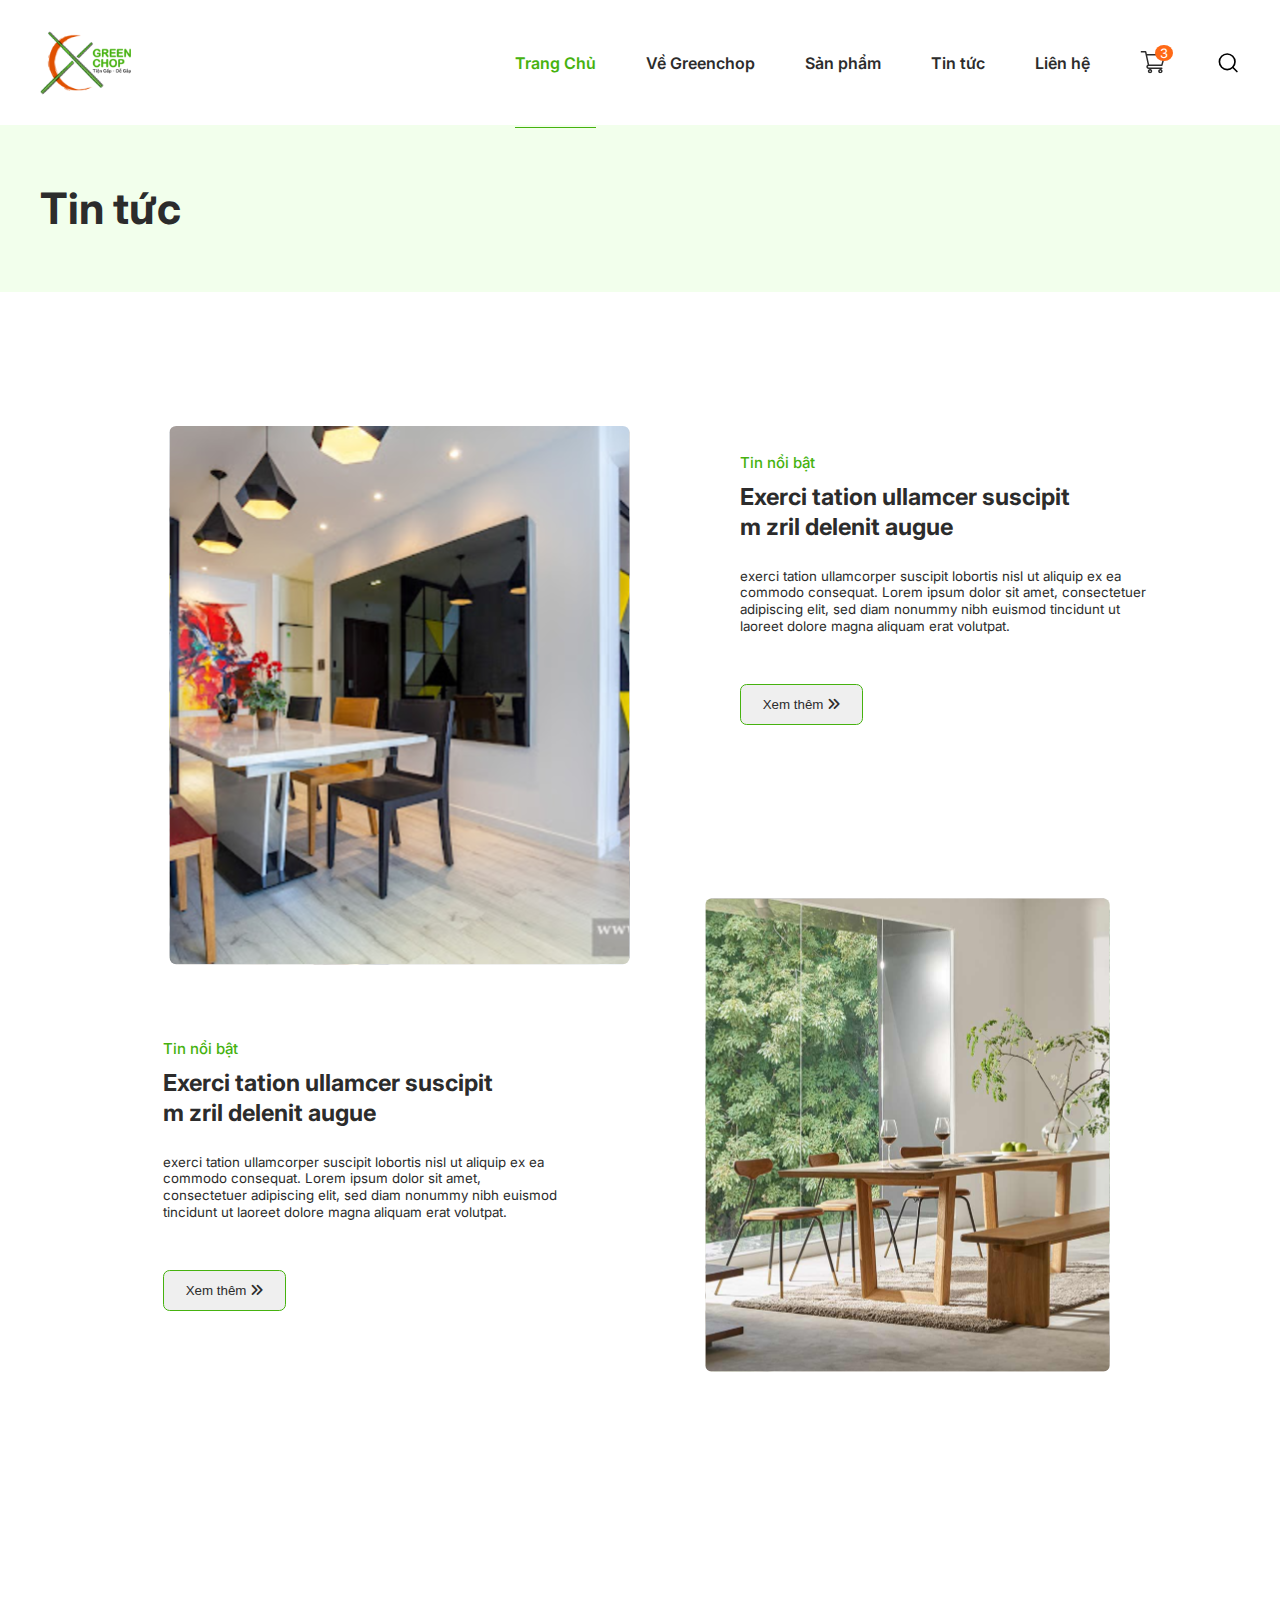
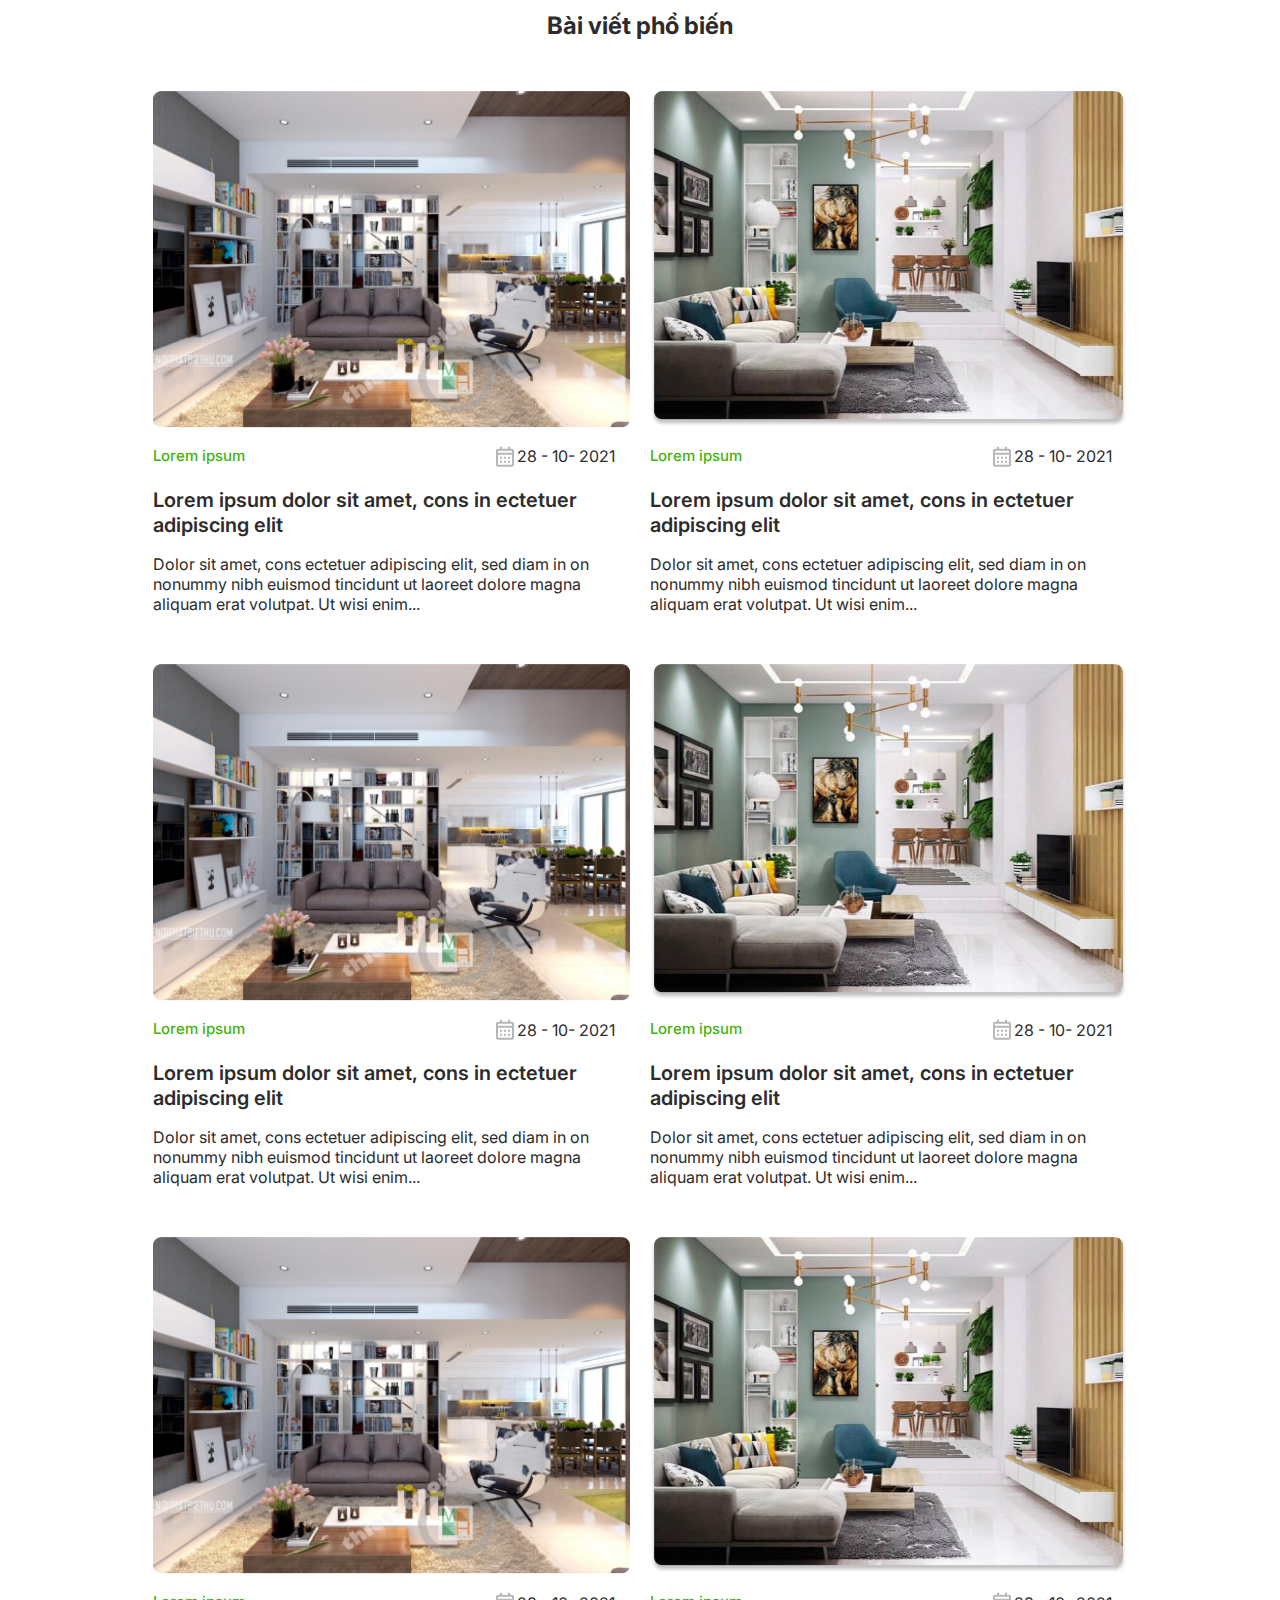
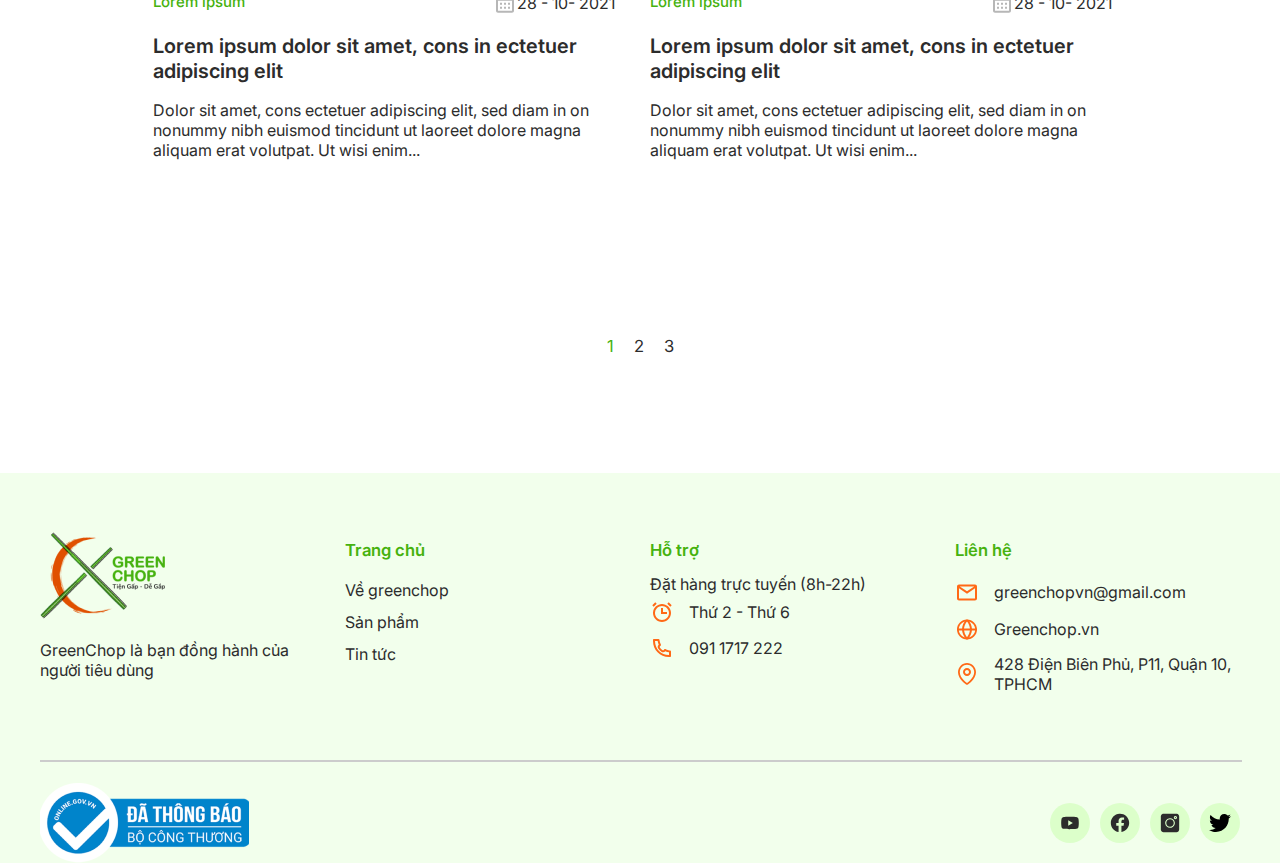
<file: news.html>
<!DOCTYPE html>
<html lang="en">
  <head>
    <meta charset="UTF-8" />
    <meta name="viewport" content="width=device-width, initial-scale=1.0" />
    <title>Document</title>
    <link
      rel="stylesheet"
      href="https://cdnjs.cloudflare.com/ajax/libs/font-awesome/6.4.0/css/all.min.css"
    />
    <link rel="stylesheet" href="./css/grid.css" />
    <link rel="stylesheet" href="./css/style.css" />
    <link rel="preconnect" href="https://fonts.googleapis.com" />
    <link rel="preconnect" href="https://fonts.gstatic.com" crossorigin />
    <link
      href="https://fonts.googleapis.com/css2?family=Inter:wght@100;200;300;400;500;600;700;800;900&display=swap"
      rel="stylesheet"
    />
  </head>
  <body>
    <!-- header -->
    <header class="header">
      <div class="container">
        <div class="row align-items-center">
          <div class="col-4 menu-toggle">
            <label for="menu-toggle">
              <i class="fa-solid fa-bars"></i>
            </label>
          </div>
          <div class="col-4 col-lg-2">
            <div class="logo">
              <a href="http://127.0.0.1:5500/index.html">
                <img src="./images/logo/logo.png" alt=""
              /></a>
            </div>
            <!-- end logo -->
          </div>
          <!-- end col-3 -->

          <!-- col 9 -->
          <div class="col-4 col-lg-10">
            <div class="header-nav">
              <input type="checkbox" id="menu-toggle" hidden />
              <label for="menu-toggle" class="menu-overlay"></label>
              <nav class="menu">
                <ul>
                  <li class="active"><a href="#">Trang Chủ</a></li>
                  <li>
                    <a
                      href="https://duchainguyen.github.io/project-02/greenchop.html"
                      >Về Greenchop</a
                    >
                  </li>
                  <li>
                    <a
                      href="https://duchainguyen.github.io/project-02/products.html"
                      >Sản phẩm</a
                    >
                  </li>
                  <li>
                    <a
                      href="https://duchainguyen.github.io/project-02/news.html"
                      >Tin tức</a
                    >
                  </li>
                  <li>
                    <a
                      href="https://duchainguyen.github.io/project-02/contact.html"
                      >Liên hệ</a
                    >
                  </li>
                </ul>
              </nav>
              <!-- end menu -->
              <div class="cart-icon">
                <a href="#"
                  ><img src="./images/cart.svg" alt="" /><span>3</span></a
                >
              </div>
              <!-- end cart-icon -->
              <div class="search-icon">
                <a href="#"><img src="./images/search.svg" alt="" /></a>
              </div>
              <!-- end search-icon -->
            </div>
            <!-- end header-nav -->
          </div>
          <!-- end col-9 -->
        </div>
      </div>
    </header>
    <!-- hero -->
    <section class="hero">
      <div class="container">
        <h1 class="title">Tin tức</h1>
      </div>
    </section>
    <!-- end -->

    <section class="Hot-news">
      <div class="container">
        <div class="row">
          <div class="col-12 col-lg-6 New1">
            <div class="img-new">
              <img src="./images/News/new1.svg" alt="" />
            </div>
          </div>
          <div class="col-12 col-lg-6 New1">
            <div class="title">
              <span>Tin nổi bật</span>
              <h2>
                Exerci tation ullamcer suscipit <br />
                m zril delenit augue
              </h2>

              <p>
                exerci tation ullamcorper suscipit lobortis nisl ut aliquip ex
                ea commodo consequat. Lorem ipsum dolor sit amet, consectetuer
                adipiscing elit, sed diam nonummy nibh euismod tincidunt ut
                laoreet dolore magna aliquam erat volutpat.
              </p>

              <div class="btn-news">
                <button class="btn-new">
                  <a href="#!">
                    Xem thêm <i class="fa-solid fa-angles-right"></i
                  ></a>
                </button>
              </div>
            </div>
          </div>
          <div class="col-12 col-lg-6 New2">
            <div class="title">
              <span>Tin nổi bật</span>
              <h2>
                Exerci tation ullamcer suscipit <br />
                m zril delenit augue
              </h2>

              <p>
                exerci tation ullamcorper suscipit lobortis nisl ut aliquip ex
                ea commodo consequat. Lorem ipsum dolor sit amet, consectetuer
                adipiscing elit, sed diam nonummy nibh euismod tincidunt ut
                laoreet dolore magna aliquam erat volutpat.
              </p>

              <div class="btn-news">
                <button class="btn-new">
                  <a href="#!">
                    Xem thêm <i class="fa-solid fa-angles-right"></i
                  ></a>
                </button>
              </div>
            </div>
          </div>
          <div class="col-12 col-lg-6 New2">
            <div class="img-new">
              <img src="./images/News/new2.svg" alt="" />
            </div>
          </div>
        </div>
      </div>
    </section>

    <section class="article">
      <h2>Bài viết phổ biến</h2>
      <div class="container">
        <div class="row list-news">
          <div class="col-12 col-lg-6 new">
            <div class="item-new">
              <div class="img-new">
                <img src="./images/images/news1.jpg" alt="" />
              </div>
              <div class="new-time">
                <div class="person">Lorem ipsum</div>
                <div class="time">
                  <img src="./images/icons/calendar.svg" alt="" />
                  28 - 10- 2021
                </div>
              </div>
              <div class="headline">
                <h4>
                  Lorem ipsum dolor sit amet, cons in ectetuer adipiscing elit
                </h4>
                <div class="content">
                  Dolor sit amet, cons ectetuer adipiscing elit, sed diam in on
                  nonummy nibh euismod tincidunt ut laoreet dolore magna aliquam
                  erat volutpat. Ut wisi enim...
                </div>
              </div>
            </div>
          </div>
          <div class="col-12 col-lg-6 new">
            <div class="item-new">
              <div class="img-new">
                <img src="./images/images/news2.jpg" alt="" />
              </div>
              <div class="new-time">
                <div class="person">Lorem ipsum</div>
                <div class="time">
                  <img src="./images/icons/calendar.svg" alt="" />
                  28 - 10- 2021
                </div>
              </div>
              <div class="headline">
                <h4>
                  Lorem ipsum dolor sit amet, cons in ectetuer adipiscing elit
                </h4>
                <div class="content">
                  Dolor sit amet, cons ectetuer adipiscing elit, sed diam in on
                  nonummy nibh euismod tincidunt ut laoreet dolore magna aliquam
                  erat volutpat. Ut wisi enim...
                </div>
              </div>
            </div>
          </div>
          <div class="col-12 col-lg-6 new new-2">
            <div class="item-new">
              <div class="img-new">
                <img src="./images/images/news1.jpg" alt="" />
              </div>
              <div class="new-time">
                <div class="person">Lorem ipsum</div>
                <div class="time">
                  <img src="./images/icons/calendar.svg" alt="" />
                  28 - 10- 2021
                </div>
              </div>
              <div class="headline">
                <h4>
                  Lorem ipsum dolor sit amet, cons in ectetuer adipiscing elit
                </h4>
                <div class="content">
                  Dolor sit amet, cons ectetuer adipiscing elit, sed diam in on
                  nonummy nibh euismod tincidunt ut laoreet dolore magna aliquam
                  erat volutpat. Ut wisi enim...
                </div>
              </div>
            </div>
          </div>
          <div class="col-12 col-lg-6 new new-2">
            <div class="item-new">
              <div class="img-new">
                <img src="./images/images/news2.jpg" alt="" />
              </div>
              <div class="new-time">
                <div class="person">Lorem ipsum</div>
                <div class="time">
                  <img src="./images/icons/calendar.svg" alt="" />
                  28 - 10- 2021
                </div>
              </div>
              <div class="headline">
                <h4>
                  Lorem ipsum dolor sit amet, cons in ectetuer adipiscing elit
                </h4>
                <div class="content">
                  Dolor sit amet, cons ectetuer adipiscing elit, sed diam in on
                  nonummy nibh euismod tincidunt ut laoreet dolore magna aliquam
                  erat volutpat. Ut wisi enim...
                </div>
              </div>
            </div>
          </div>
          <div class="col-12 col-lg-6 new new-3">
            <div class="item-new">
              <div class="img-new">
                <img src="./images/images/news1.jpg" alt="" />
              </div>
              <div class="new-time">
                <div class="person">Lorem ipsum</div>
                <div class="time">
                  <img src="./images/icons/calendar.svg" alt="" />
                  28 - 10- 2021
                </div>
              </div>
              <div class="headline">
                <h4>
                  Lorem ipsum dolor sit amet, cons in ectetuer adipiscing elit
                </h4>
                <div class="content">
                  Dolor sit amet, cons ectetuer adipiscing elit, sed diam in on
                  nonummy nibh euismod tincidunt ut laoreet dolore magna aliquam
                  erat volutpat. Ut wisi enim...
                </div>
              </div>
            </div>
          </div>
          <div class="col-12 col-lg-6 new new-3">
            <div class="item-new">
              <div class="img-new">
                <img src="./images/images/news2.jpg" alt="" />
              </div>
              <div class="new-time">
                <div class="person">Lorem ipsum</div>
                <div class="time">
                  <img src="./images/icons/calendar.svg" alt="" />
                  28 - 10- 2021
                </div>
              </div>
              <div class="headline">
                <h4>
                  Lorem ipsum dolor sit amet, cons in ectetuer adipiscing elit
                </h4>
                <div class="content">
                  Dolor sit amet, cons ectetuer adipiscing elit, sed diam in on
                  nonummy nibh euismod tincidunt ut laoreet dolore magna aliquam
                  erat volutpat. Ut wisi enim...
                </div>
              </div>
            </div>
          </div>
        </div>
      </div>
      <!-- phân trang -->
      <div class="Pagination">
        <span>1</span>
        <span>2</span>
        <span>3</span>
      </div>
    </section>

    <!-- footer -->
    <footer>
      <div class="container footer">
        <div class="row">
          <div class="col-6 col-xl-3 logo">
            <div class="logo-footer">
              <img src="./images/logo/logo.png" alt="" />
            </div>
            <span>GreenChop là bạn đồng hành của người tiêu dùng</span>
          </div>
          <div class="col-6 col-xl-3">
            <div class="footer-title">
              <span>Trang chủ</span>
            </div>
            <div class="footer-nav">Về greenchop</div>
            <div class="footer-nav">Sản phẩm</div>
            <div class="footer-nav">Tin tức</div>
          </div>
          <div class="col-6 col-xl-3">
            <div class="footer-title">
              <span>Hỗ trợ</span>
            </div>
            <span>Đặt hàng trực tuyến (8h-22h)</span>
            <div class="icon">
              <img src="./images/icons/alarm.svg" alt="" /><span
                >Thứ 2 - Thứ 6</span
              >
            </div>
            <div class="icon">
              <img src="./images/icons/phone_outline.svg" alt="" /><span
                >091 1717 222</span
              >
            </div>
          </div>
          <div class="col-6 col-xl-3">
            <div class="footer-title">
              <span>Liên hệ</span>
            </div>
            <div class="icon">
              <img src="./images/icons/mail.svg" alt="" /><span
                >greenchopvn@gmail.com</span
              >
            </div>
            <div class="icon">
              <img src="./images/icons/earth.svg" alt="" /><span
                >Greenchop.vn</span
              >
            </div>
            <div class="icon">
              <img src="./images/icons/map.svg" alt="" /><span
                >428 Điện Biên Phủ, P11, Quận 10, TPHCM</span
              >
            </div>
          </div>
        </div>
      </div>
      <div class="container footer-bottom">
        <div class="logo-footer-left">
          <img src="./images/images/verify.png" alt="" />
        </div>
        <div class="social">
          <div class="icon ytb">
            <img src="./images/icons/youtube.svg" alt="" />
          </div>
          <div class="icon fb">
            <img src="./images/icons/facebook.svg" alt="" />
          </div>
          <div class="icon inta">
            <img src="./images/icons/instagram.svg" alt="" />
          </div>
          <div class="icon tw">
            <img src="./images/icons/twitter.svg" alt="" />
          </div>
        </div>
      </div>
    </footer>
  </body>
</html>
</file>
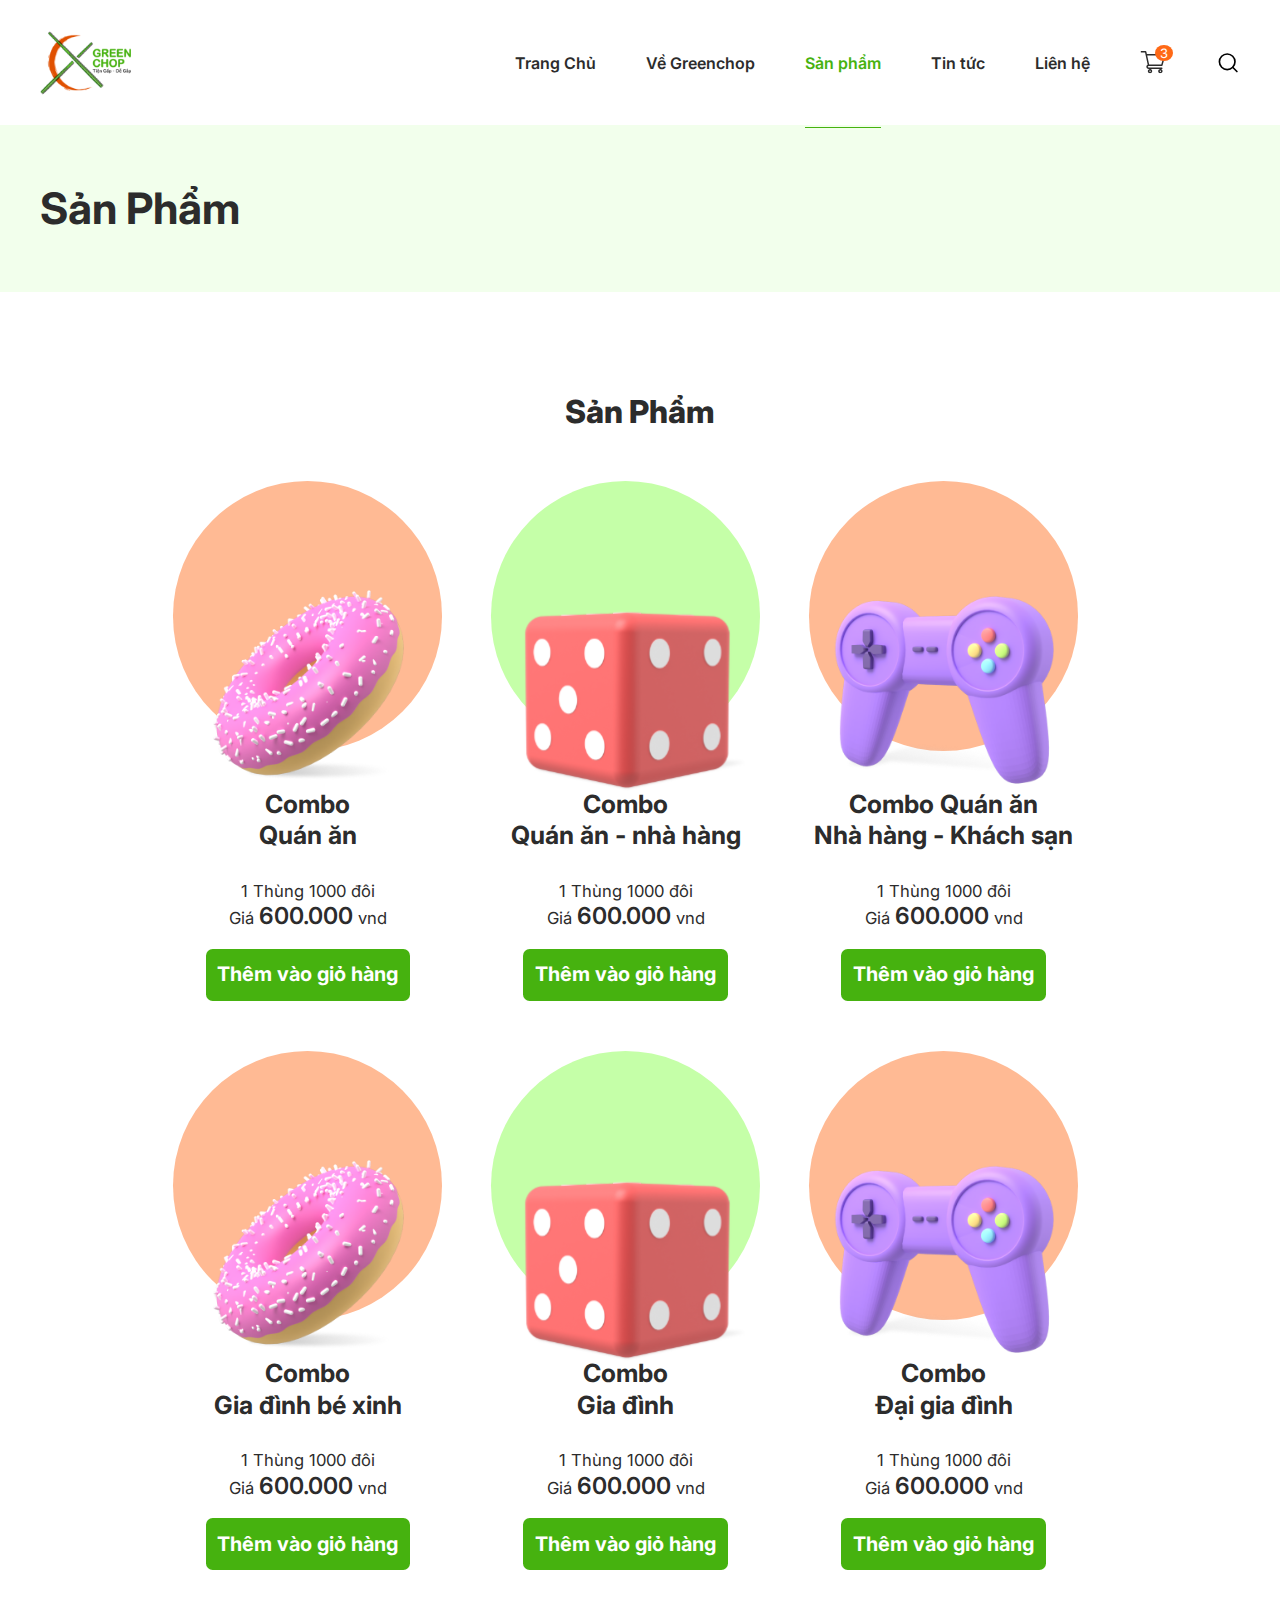
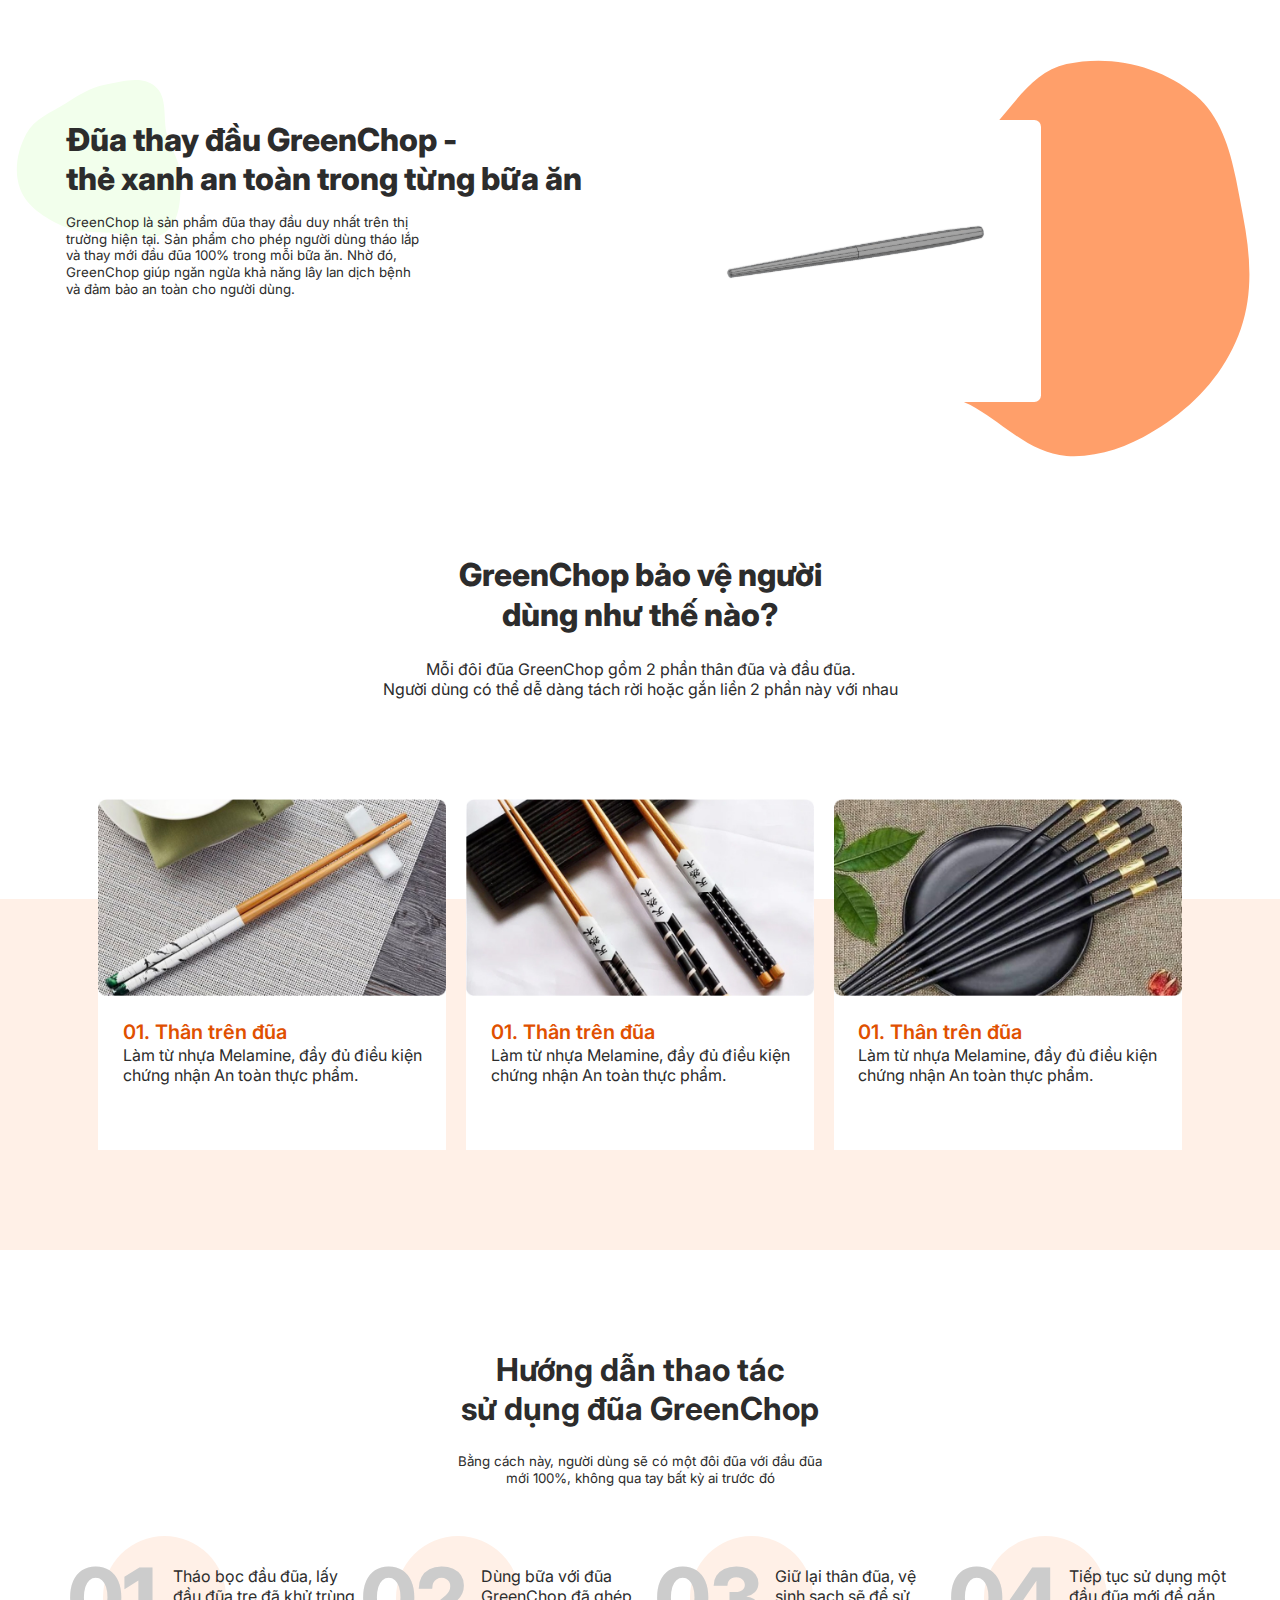
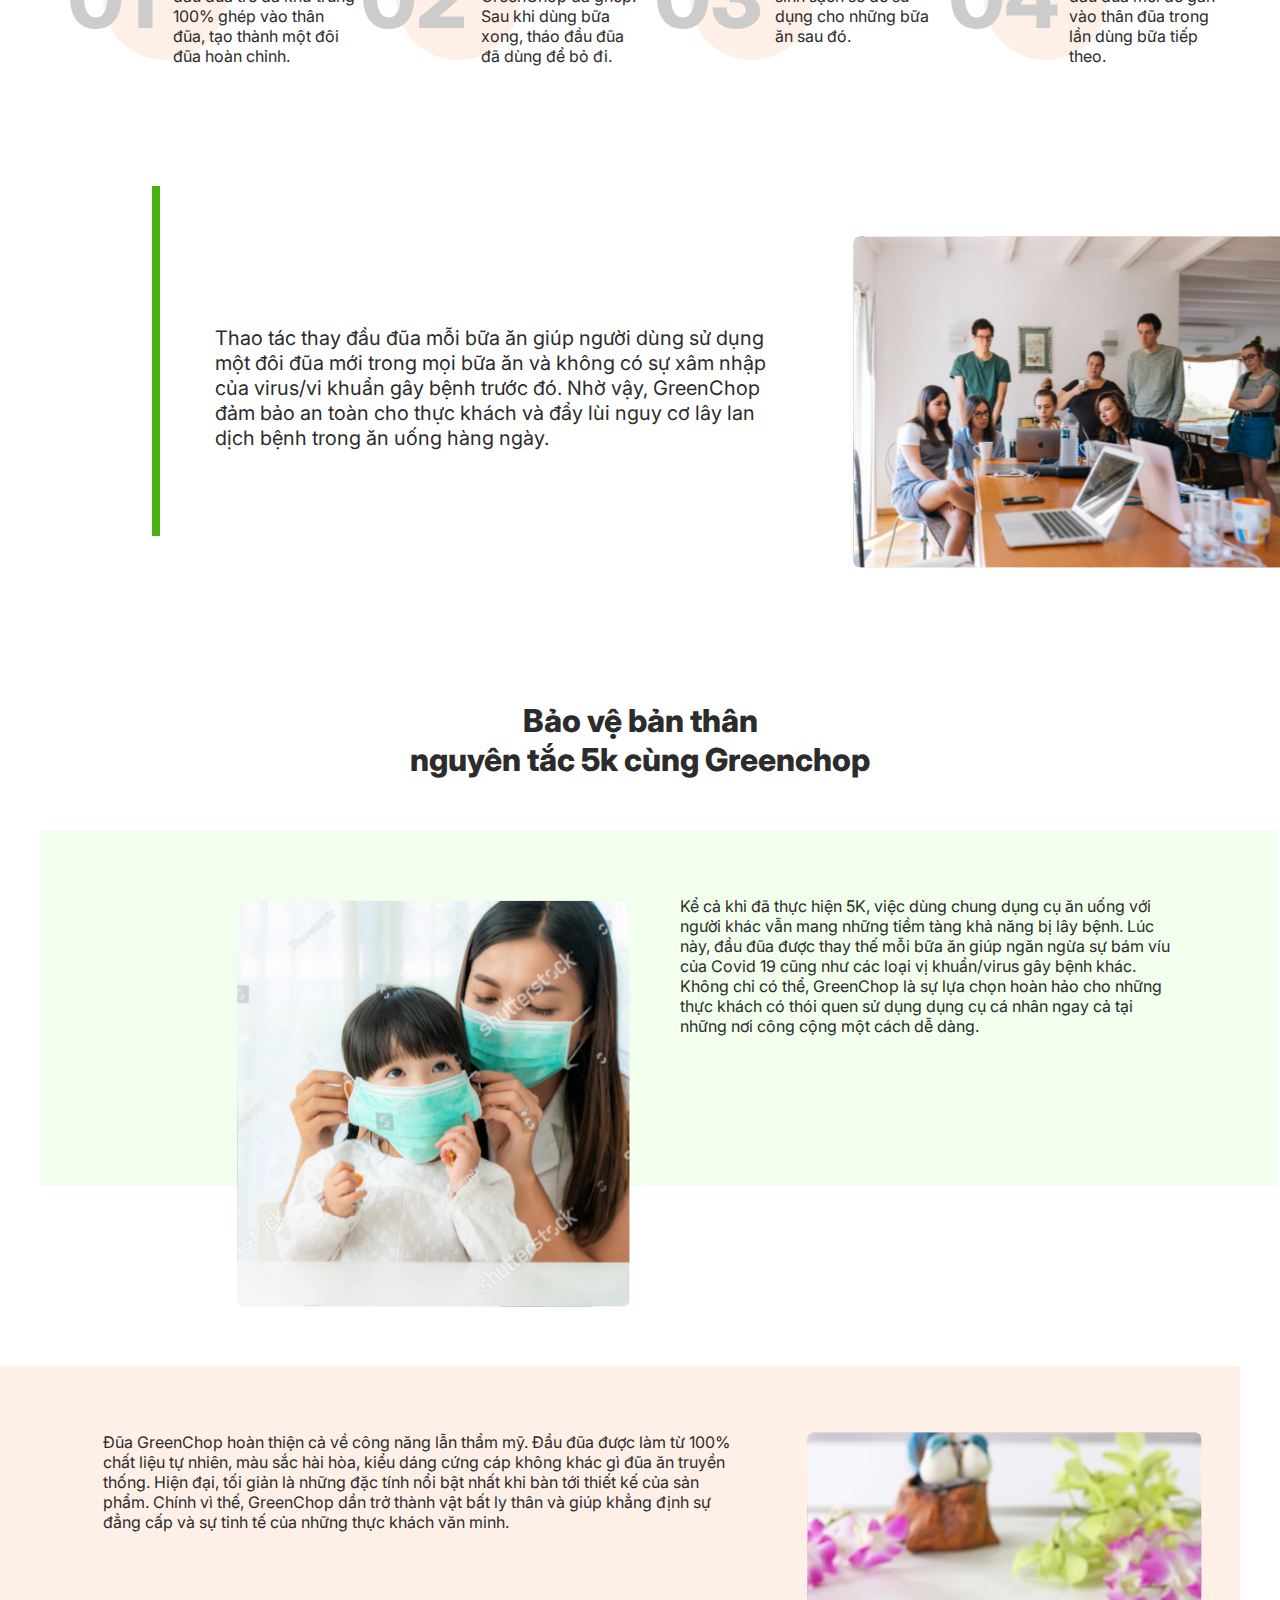
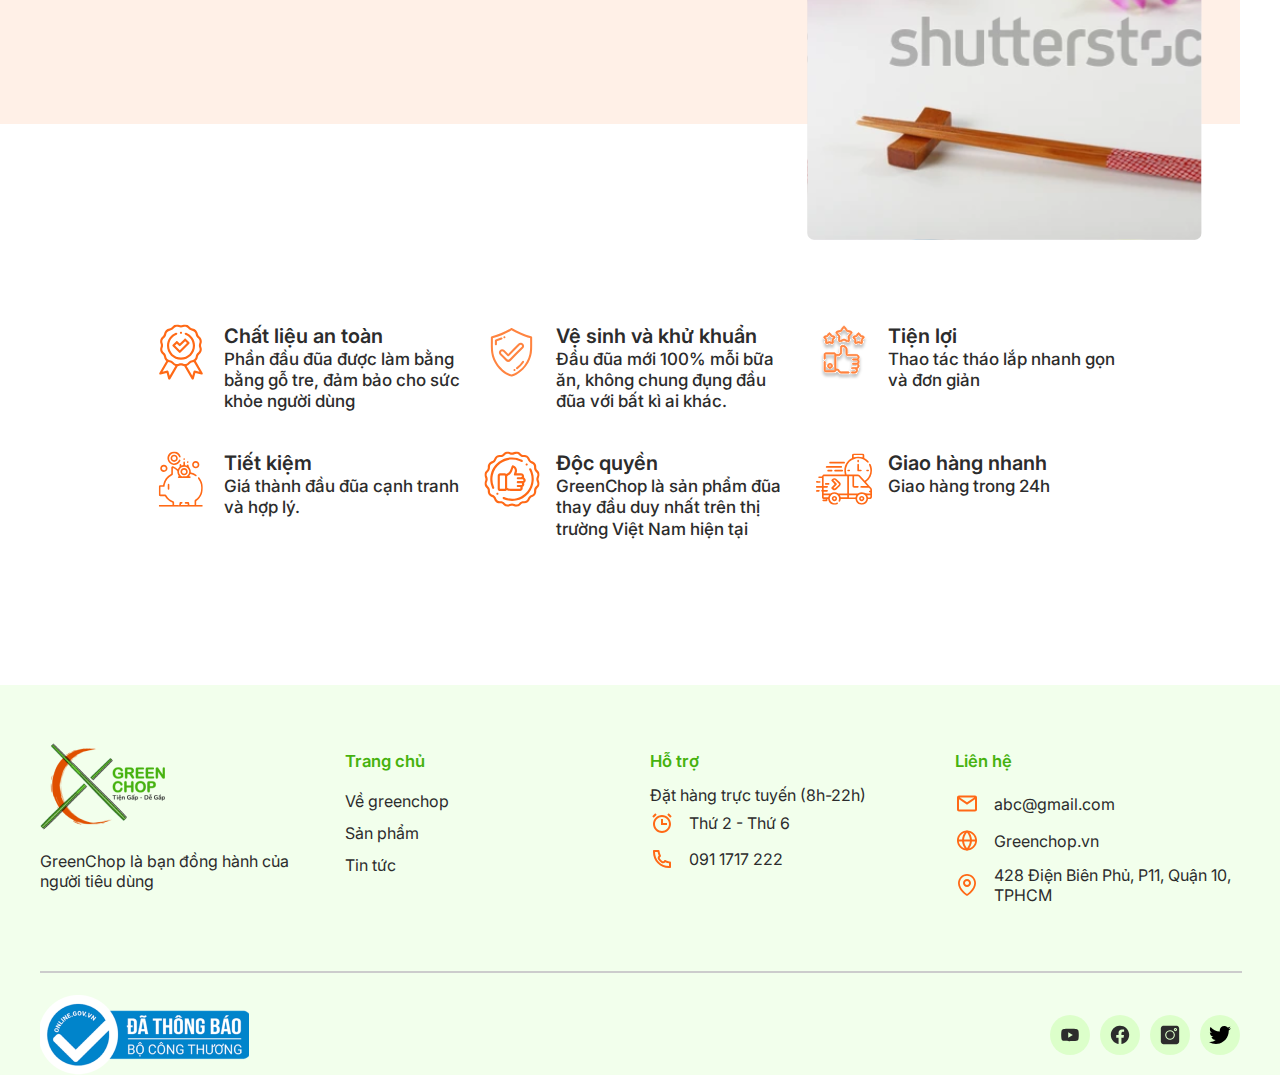
<file: products.html>
<!DOCTYPE html>
<html lang="en">
  <head>
    <meta charset="UTF-8" />
    <meta name="viewport" content="width=device-width, initial-scale=1.0" />
    <title>Document</title>
    <link
      rel="stylesheet"
      href="https://cdnjs.cloudflare.com/ajax/libs/font-awesome/6.4.0/css/all.min.css"
    />
    <link rel="stylesheet" href="./css/grid.css" />
    <link rel="stylesheet" href="./css/style.css" />
    <link rel="preconnect" href="https://fonts.googleapis.com" />
    <link rel="preconnect" href="https://fonts.gstatic.com" crossorigin />
    <link
      href="https://fonts.googleapis.com/css2?family=Inter:wght@100;200;300;400;500;600;700;800;900&display=swap"
      rel="stylesheet"
    />
  </head>
  <body>
    <!-- header -->
    <header class="header">
      <div class="container">
        <div class="row align-items-center">
          <div class="col-4 menu-toggle">
            <label for="menu-toggle">
              <i class="fa-solid fa-bars"></i>
            </label>
          </div>
          <div class="col-4 col-lg-2">
            <div class="logo">
              <a href="http://127.0.0.1:5500/index.html">
                <img src="./images/logo/logo.png" alt=""
              /></a>
            </div>
            <!-- end logo -->
          </div>
          <!-- end col-3 -->

          <!-- col 9 -->
          <div class="col-4 col-lg-10">
            <div class="header-nav">
              <input type="checkbox" id="menu-toggle" hidden />
              <label for="menu-toggle" class="menu-overlay"></label>
              <nav class="menu">
                <ul>
                  <li>
                    <a href="http://127.0.0.1:5500/index.html">Trang Chủ</a>
                  </li>
                  <li>
                    <a href="http://127.0.0.1:5500/greenchop.html#"
                      >Về Greenchop</a
                    >
                  </li>
                  <li class="active">
                    <a href="http://127.0.0.1:5500/products.html">Sản phẩm</a>
                  </li>
                  <li><a href="http://127.0.0.1:5500/news.html">Tin tức</a></li>
                  <li>
                    <a href="http://127.0.0.1:5500/contact.html">Liên hệ</a>
                  </li>
                </ul>
              </nav>
              <!-- end menu -->
              <div class="cart-icon">
                <a href="#"
                  ><img src="./images/cart.svg" alt="" /><span>3</span></a
                >
              </div>
              <!-- end cart-icon -->
              <div class="search-icon">
                <a href="#"><img src="./images/search.svg" alt="" /></a>
              </div>
              <!-- end search-icon -->
            </div>
            <!-- end header-nav -->
          </div>
          <!-- end col-9 -->
        </div>
      </div>
    </header>

    <!-- hero -->
    <section class="hero">
      <div class="container">
        <h1 class="title">Sản Phẩm</h1>
      </div>
    </section>
    <!-- end -->

    <section class="pages-products">
      <div class="container">
        <div class="row">
          <div class="col-12 col-lg-12">
            <h3 class="title-product">Sản Phẩm</h3>
          </div>
        </div>
        <div class="row list-products">
          <div class="col-lg-6 col-xl-4 row-1">
            <div class="item-product">
              <div class="image-product">
                <a href="http://127.0.0.1:5500/describe.html">
                  <img src="./images/images/product-donut.png" alt=""
                /></a>
              </div>
              <div class="detail-product">
                <span
                  ><p>
                    Combo <br />
                    Quán ăn
                  </p></span
                >
                <p>1 Thùng 1000 đôi</p>
                <p>Giá <span class="price">600.000</span> vnd</p>
              </div>
              <div class="btn"><a href="#!">Thêm vào giỏ hàng</a></div>
            </div>
          </div>
          <!-- item product-1 -->

          <div class="col-lg-6 col-xl-4 row-1">
            <div class="item-product">
              <div class="image-product">
                <a href="http://127.0.0.1:5500/describe.html">
                  <img src="./images/icons/xx.svg" alt=""
                /></a>
              </div>
              <div class="detail-product">
                <span
                  ><p>
                    Combo <br />
                    Quán ăn - nhà hàng
                  </p></span
                >
                <p>1 Thùng 1000 đôi</p>
                <p>Giá <span class="price">600.000</span> vnd</p>
              </div>
              <div class="btn"><a href="#!">Thêm vào giỏ hàng</a></div>
            </div>
          </div>
          <!-- product-2 -->

          <div class="col-lg-6 col-xl-4 row-1">
            <div class="item-product">
              <div class="image-product">
                <a href="http://127.0.0.1:5500/describe.html">
                  <img src="./images/images/product-game.png" alt=""
                /></a>
              </div>
              <div class="detail-product">
                <span
                  ><p>
                    Combo Quán ăn <br />
                    Nhà hàng - Khách sạn
                  </p></span
                >
                <p>1 Thùng 1000 đôi</p>
                <p>Giá <span class="price">600.000</span> vnd</p>
              </div>
              <div class="btn"><a href="#!">Thêm vào giỏ hàng</a></div>
            </div>
          </div>
          <!-- product-3 -->
          <div class="col-lg-6 col-xl-4 row-2">
            <div class="item-product">
              <div class="image-product">
                <a href="http://127.0.0.1:5500/describe.html"
                  ><img src="./images/images/product-donut.png" alt=""
                /></a>
              </div>
              <div class="detail-product">
                <span
                  ><p>
                    Combo <br />
                    Gia đình bé xinh
                  </p></span
                >
                <p>1 Thùng 1000 đôi</p>
                <p>Giá <span class="price">600.000</span> vnd</p>
              </div>
              <div class="btn"><a href="#!">Thêm vào giỏ hàng</a></div>
            </div>
          </div>
          <!-- product-4 -->

          <div class="col-lg-6 col-xl-4 row-2">
            <div class="item-product row-2-active">
              <div class="image-product">
                <a href="http://127.0.0.1:5500/describe.html"
                  ><img src="./images/icons/xx.svg" alt=""
                /></a>
              </div>
              <div class="detail-product">
                <span
                  ><p>
                    Combo<br />
                    Gia đình
                  </p></span
                >
                <p>1 Thùng 1000 đôi</p>
                <p>Giá <span class="price">600.000</span> vnd</p>
              </div>
              <div class="btn"><a href="#!">Thêm vào giỏ hàng</a></div>
            </div>
          </div>
          <!-- product-5 -->

          <div class="col-lg-6 col-xl-4 row-2">
            <div class="item-product">
              <div class="image-product">
                <a href="http://127.0.0.1:5500/describe.html">
                  <img src="./images/images/product-game.png" alt=""
                /></a>
              </div>
              <div class="detail-product">
                <span
                  ><p>
                    Combo<br />
                    Đại gia đình
                  </p></span
                >
                <p>1 Thùng 1000 đôi</p>
                <p>Giá <span class="price">600.000</span> vnd</p>
              </div>
              <div class="btn"><a href="#!">Thêm vào giỏ hàng</a></div>
            </div>
          </div>
          <!-- product-6 -->
        </div>
      </div>
    </section>
    <!--end product -->
    <!-- giới thiệu đôi đũa -->
    <section class="detail-chopsticks">
      <div class="container">
        <div class="row">
          <div class="col-12 col-xl-6 chopstick-left">
            <div class="content-chopsticks">
              <img src="./products/Vector.svg" alt="" />
              <div class="content">
                <h2>
                  Đũa thay đầu GreenChop - <br />
                  thẻ xanh an toàn trong từng bữa ăn
                </h2>
                <p>
                  GreenChop là sản phẩm đũa thay đầu duy nhất trên thị trường
                  hiện tại. Sản phẩm cho phép người dùng tháo lắp và thay mới
                  đầu đũa 100% trong mỗi bữa ăn. Nhờ đó, GreenChop giúp ngăn
                  ngừa khả năng lây lan dịch bệnh và đảm bảo an toàn cho người
                  dùng.
                </p>
              </div>
            </div>
          </div>
          <div class="col-12 col-xl-6 chopstick-right">
            <img src="./products/Vector2.svg" alt="" />
            <div class="chopstick">
              <img src="./products/chopstick.svg" alt="" />
            </div>
          </div>
        </div>
      </div>
    </section>
    <!-- end chopsticks -->

    <section class="product-chopsticks">
      <div class="title">
        <h3>GreenChop bảo vệ người dùng như thế nào?</h3>
        <span
          ><p>
            Mỗi đôi đũa GreenChop gồm 2 phần thân đũa và đầu đũa. <br />
            Người dùng có thể dễ dàng tách rời hoặc gắn liền 2 phần này với nhau
          </p></span
        >
      </div>
      <div class="Wrap">
        <div class="container">
          <div class="row list-product-chopstick">
            <div class="col-6 col-xl-4">
              <div class="item-chopstick">
                <div class="img">
                  <img src="./images/images/info1.jpg" alt="" />
                </div>
                <div class="content">
                  <h4>01. Thân trên đũa</h4>
                  <span
                    >Làm từ nhựa Melamine, đầy đủ điều kiện chứng nhận An toàn
                    thực phẩm.</span
                  >
                </div>
              </div>
            </div>
            <!-- end chopstick-1 -->
            <div class="col-6 col-xl-4">
              <div class="item-chopstick">
                <div class="img">
                  <img src="./images/images/info2.jpg" alt="" />
                </div>
                <div class="content">
                  <h4>01. Thân trên đũa</h4>
                  <span
                    >Làm từ nhựa Melamine, đầy đủ điều kiện chứng nhận An toàn
                    thực phẩm.</span
                  >
                </div>
              </div>
            </div>
            <!-- end chopstick-2 -->
            <div class="col-6 col-xl-4 delete">
              <div class="item-chopstick">
                <div class="img">
                  <img src="./images/images/info3.jpg" alt="" />
                </div>
                <div class="content">
                  <h4>01. Thân trên đũa</h4>
                  <span
                    >Làm từ nhựa Melamine, đầy đủ điều kiện chứng nhận An toàn
                    thực phẩm.</span
                  >
                </div>
              </div>
            </div>
            <!-- end chopstick-3 -->
          </div>
        </div>
      </div>
    </section>
    <!-- end product -->

    <!-- hướng dẫn sử dụng -->
    <section class="guide">
      <div class="container container-guide">
        <div class="row">
          <div class="col-12 col-xl-12 content">
            <h2>
              Hướng dẫn thao tác <br />
              sử dụng đũa GreenChop
            </h2>
            <p>
              Bằng cách này, người dùng sẽ có một đôi đũa với đầu đũa <br />
              mới 100%, không qua tay bất kỳ ai trước đó
            </p>
          </div>
          <div class="col-6 col-xl-3 stt1">
            <div class="guide-stt">
              <span>01</span>
              <div class="box-circle"></div>
              <p>
                Tháo bọc đầu đũa, lấy đầu đũa tre đã khử trùng 100% ghép vào
                thân đũa, tạo thành một đôi đũa hoàn chỉnh.
              </p>
            </div>
          </div>
          <div class="col-6 col-xl-3 stt2">
            <div class="guide-stt">
              <span>02</span>
              <div class="box-circle"></div>
              <p>
                Dùng bữa với đũa GreenChop đã ghép. Sau khi dùng bữa xong, tháo
                đầu đũa đã dùng để bỏ đi.
              </p>
            </div>
          </div>
          <div class="col-6 col-xl-3 stt3">
            <div class="guide-stt">
              <span>03</span>
              <div class="box-circle"></div>
              <p>
                Giữ lại thân đũa, vệ sinh sạch sẽ để sử dụng cho những bữa ăn
                sau đó.
              </p>
            </div>
          </div>
          <div class="col-6 col-xl-3 stt4">
            <div class="guide-stt">
              <span>04</span>
              <div class="box-circle"></div>
              <p>
                Tiếp tục sử dụng một đầu đũa mới để gắn vào thân đũa trong lần
                dùng bữa tiếp theo.
              </p>
            </div>
          </div>
        </div>
      </div>

      <div class="container manipulate">
        <div class="row">
          <div class="col-12 col-xl-8">
            <div class="content">
              <p>
                Thao tác thay đầu đũa mỗi bữa ăn giúp người dùng sử dụng một đôi
                đũa mới trong mọi bữa ăn và không có sự xâm nhập của virus/vi
                khuẩn gây bệnh trước đó. Nhờ vậy, GreenChop đảm bảo an toàn cho
                thực khách và đẩy lùi nguy cơ lây lan dịch bệnh trong ăn uống
                hàng ngày.
              </p>
            </div>
          </div>
          <div class="col-12 col-xl-4">
            <div class="logo">
              <img src="./products/Rectangle7.svg" alt="" />
            </div>
          </div>
        </div>
      </div>
    </section>
    <!-- end guide -->

    <!--principle  -->
    <section class="principle">
      <h2>
        Bảo vệ bản thân <br />
        nguyên tắc 5k cùng Greenchop
      </h2>
      <div class="container principle-container">
        <div class="row">
          <div class="col-12 col-xl-6">
            <div class="logo">
              <img src="./products/baove.svg" alt="" />
            </div>
          </div>
          <div class="col-12 col-xl-6 content-right">
            <div class="box-orange">
              <div class="content">
                Kể cả khi đã thực hiện 5K, việc dùng chung dụng cụ ăn uống với
                người khác vẫn mang những tiềm tàng khả năng bị lây bệnh. Lúc
                này, đầu đũa được thay thế mỗi bữa ăn giúp ngăn ngừa sự bám víu
                của Covid 19 cũng như các loại vị khuẩn/virus gây bệnh khác.
                Không chỉ có thể, GreenChop là sự lựa chọn hoàn hảo cho những
                thực khách có thói quen sử dụng dụng cụ cá nhân ngay cả tại
                những nơi công cộng một cách dễ dàng.
              </div>
            </div>
          </div>
        </div>
      </div>
      <!-- end baovesuckhoe1 -->

      <div class="container principle-container2">
        <div class="row">
          <div class="col-12 col-xl-7 content-left">
            <div class="box-orange">
              <div class="content">
                Đũa GreenChop hoàn thiện cả về công năng lẫn thẩm mỹ. Đầu đũa
                được làm từ 100% chất liệu tự nhiên, màu sắc hài hòa, kiểu dáng
                cứng cáp không khác gì đũa ăn truyền thống. Hiện đại, tối giản
                là những đặc tính nổi bật nhất khi bàn tới thiết kế của sản
                phẩm. Chính vì thế, GreenChop dần trở thành vật bất ly thân và
                giúp khẳng định sự đẳng cấp và sự tinh tế của những thực khách
                văn minh.
              </div>
            </div>
          </div>
          <div class="col-12 col-xl-5">
            <div class="logo">
              <img src="./products/baove2.svg" alt="" />
            </div>
          </div>
        </div>
      </div>
      <!-- end bảo vệ sk2 -->
    </section>
    <!-- end -->

    <!-- appellation -->
    <section class="appellation-product">
      <div class="container">
        <div class="row list-appellation">
          <div class="col-6 col-xl-4">
            <div class="item-appellation">
              <div class="logo">
                <img src="./images/icons/quality-orange.svg" alt="" />
              </div>
              <div class="content">
                <span class="name">Chất liệu an toàn</span>
                <span
                  >Phần đầu đũa được làm bằng bằng gỗ tre, đảm bảo cho sức khỏe
                  người dùng</span
                >
              </div>
            </div>
          </div>
          <div class="col-6 col-xl-4">
            <div class="item-appellation">
              <div class="logo">
                <img src="./images/icons/guard.svg" alt="" />
              </div>
              <div class="content">
                <span class="name">Vệ sinh và khử khuẩn</span>
                <span
                  >Đầu đũa mới 100% mỗi bữa ăn, không chung đụng đầu đũa với bất
                  kì ai khác.
                </span>
              </div>
            </div>
          </div>
          <div class="col-6 col-xl-4">
            <div class="item-appellation">
              <div class="logo">
                <img src="./images/icons/vote-like.svg" alt="" />
              </div>
              <div class="content">
                <span class="name">Tiện lợi</span>
                <span>Thao tác tháo lắp nhanh gọn và đơn giản</span>
              </div>
            </div>
          </div>
          <div class="col-6 col-xl-4">
            <div class="item-appellation">
              <div class="logo">
                <img src="./images/icons/pig.svg" alt="" />
              </div>
              <div class="content">
                <span class="name">Tiết kiệm</span>
                <span>Giá thành đầu đũa cạnh tranh và hợp lý.</span>
              </div>
            </div>
          </div>
          <div class="col-6 col-xl-4">
            <div class="item-appellation">
              <div class="logo">
                <img src="./images/icons/like.svg" alt="" />
              </div>
              <div class="content">
                <span class="name">Độc quyền</span>
                <span
                  >GreenChop là sản phẩm đũa thay đầu duy nhất trên thị trường
                  Việt Nam hiện tại</span
                >
              </div>
            </div>
          </div>
          <div class="col-6 col-xl-4">
            <div class="item-appellation">
              <div class="logo">
                <img src="./images/icons/car.svg" alt="" />
              </div>
              <div class="content">
                <span class="name">Giao hàng nhanh</span>
                <span>Giao hàng trong 24h </span>
              </div>
            </div>
          </div>
        </div>
      </div>
    </section>
    <!-- end -->
    <footer>
      <div class="container footer">
        <div class="row">
          <div class="col-6 col-xl-3 logo">
            <div class="logo-footer">
              <img src="./images/logo/logo.png" alt="" />
            </div>
            <span>GreenChop là bạn đồng hành của người tiêu dùng</span>
          </div>
          <div class="col-6 col-xl-3">
            <div class="footer-title">
              <span>Trang chủ</span>
            </div>
            <div class="footer-nav">Về greenchop</div>
            <div class="footer-nav">Sản phẩm</div>
            <div class="footer-nav">Tin tức</div>
          </div>
          <div class="col-6 col-xl-3">
            <div class="footer-title">
              <span>Hỗ trợ</span>
            </div>
            <span>Đặt hàng trực tuyến (8h-22h)</span>
            <div class="icon">
              <img src="./images/icons/alarm.svg" alt="" /><span
                >Thứ 2 - Thứ 6</span
              >
            </div>
            <div class="icon">
              <img src="./images/icons/phone_outline.svg" alt="" /><span
                >091 1717 222</span
              >
            </div>
          </div>
          <div class="col-6 col-xl-3">
            <div class="footer-title">
              <span>Liên hệ</span>
            </div>
            <div class="icon">
              <img src="./images/icons/mail.svg" alt="" /><span
                >abc@gmail.com</span
              >
            </div>
            <div class="icon">
              <img src="./images/icons/earth.svg" alt="" /><span
                >Greenchop.vn</span
              >
            </div>
            <div class="icon">
              <img src="./images/icons/map.svg" alt="" /><span
                >428 Điện Biên Phủ, P11, Quận 10, TPHCM</span
              >
            </div>
          </div>
        </div>
      </div>
      <div class="container footer-bottom">
        <div class="logo-footer-left">
          <img src="./images/images/verify.png" alt="" />
        </div>
        <div class="social">
          <div class="icon ytb">
            <img src="./images/icons/youtube.svg" alt="" />
          </div>
          <div class="icon fb">
            <img src="./images/icons/facebook.svg" alt="" />
          </div>
          <div class="icon inta">
            <img src="./images/icons/instagram.svg" alt="" />
          </div>
          <div class="icon tw">
            <img src="./images/icons/twitter.svg" alt="" />
          </div>
        </div>
      </div>
    </footer>
  </body>
</html>
</file>
<file: css/grid.css>
* {
  padding: 0;
  margin: 0;
  box-sizing: border-box;
  outline: 0;
}
:root {
  --container-width: 1200px;
  --column-space: 20px;
}
.container {
  max-width: var(--container-width);
  margin: 0 auto;
}

.row {
  display: flex;
  flex-wrap: wrap;
  margin: 0 calc(-1 * var(--column-space) / 2);
}
.row [class^="col-"] {
  --column-width: calc(100% / (12 / var(--column-size)));
  flex-basis: var(--column-width);
  max-width: var(--column-width);
  padding: 0 calc(var(--column-space) / 2);
}

.col-1 {
  --column-size: 1;
}

.col-2 {
  --column-size: 2;
}

.col-3 {
  --column-size: 3;
}
.col-4 {
  --column-size: 4;
}
.col-5 {
  --column-size: 5;
}
.col-6 {
  --column-size: 6;
}
.col-7 {
  --column-size: 7;
}
.col-8 {
  --column-size: 8;
}
.col-9 {
  --column-size: 9;
}
.col-10 {
  --column-size: 10;
}
.col-11 {
  --column-size: 11;
}
.col-12 {
  --column-size: 12;
}
/* min-width tối thiểu  */
/* Reponsive cho tất cả các mobile-first */
@media screen and (min-width: 576px) {
  .col-sm-1 {
    --column-size: 1;
  }

  .col-sm-2 {
    --column-size: 2;
  }

  .col-sm-3 {
    --column-size: 3;
  }
  .col-sm-4 {
    --column-size: 4;
  }
  .col-sm-5 {
    --column-size: 5;
  }
  .col-sm-6 {
    --column-size: 6;
  }
  .col-sm-7 {
    --column-size: 7;
  }
  .col-sm-8 {
    --column-size: 8;
  }
  .col-sm-9 {
    --column-size: 9;
  }
  .col-sm-10 {
    --column-size: 10;
  }
  .col-sm-11 {
    --column-size: 11;
  }
  .col-sm-12 {
    --column-size: 12;
  }
}

@media screen and (min-width: 768px) {
  .col-md-1 {
    --column-size: 1;
  }

  .col-md-2 {
    --column-size: 2;
  }

  .col-md-3 {
    --column-size: 3;
  }
  .col-md-4 {
    --column-size: 4;
  }
  .col-md-5 {
    --column-size: 5;
  }
  .col-md-6 {
    --column-size: 6;
  }
  .col-md-7 {
    --column-size: 7;
  }
  .col-md-8 {
    --column-size: 8;
  }
  .col-md-9 {
    --column-size: 9;
  }
  .col-md-10 {
    --column-size: 10;
  }
  .col-md-11 {
    --column-size: 11;
  }
  .col-md-12 {
    --column-size: 12;
  }
}
@media screen and (min-width: 992px) {
  .col-lg-1 {
    --column-size: 1;
  }

  .col-lg-2 {
    --column-size: 2;
  }

  .col-lg-3 {
    --column-size: 3;
  }
  .col-lg-4 {
    --column-size: 4;
  }
  .col-lg-5 {
    --column-size: 5;
  }
  .col-lg-6 {
    --column-size: 6;
  }
  .col-lg-7 {
    --column-size: 7;
  }
  .col-lg-8 {
    --column-size: 8;
  }
  .col-lg-9 {
    --column-size: 9;
  }
  .col-lg-10 {
    --column-size: 10;
  }
  .col-lg-11 {
    --column-size: 11;
  }
  .col-lg-12 {
    --column-size: 12;
  }
}

@media screen and (min-width: 1200px) {
  .col-xl-1 {
    --column-size: 1;
  }

  .col-xl-2 {
    --column-size: 2;
  }

  .col-xl-3 {
    --column-size: 3;
  }
  .col-xl-4 {
    --column-size: 4;
  }
  .col-xl-5 {
    --column-size: 5;
  }
  .col-xl-6 {
    --column-size: 6;
  }
  .col-xl-7 {
    --column-size: 7;
  }
  .col-xl-8 {
    --column-size: 8;
  }
  .col-xl-9 {
    --column-size: 9;
  }
  .col-xl-10 {
    --column-size: 10;
  }
  .col-xl-11 {
    --column-size: 11;
  }
  .col-xl-12 {
    --column-size: 12;
  }
}
@media screen and (min-width: 1400px) {
  .col-xxl-1 {
    --column-size: 1;
  }

  .col-xxl-2 {
    --column-size: 2;
  }

  .col-xxl-3 {
    --column-size: 3;
  }
  .col-xxl-4 {
    --column-size: 4;
  }
  .col-xxl-5 {
    --column-size: 5;
  }
  .col-xxl-6 {
    --column-size: 6;
  }
  .col-xxl-7 {
    --column-size: 7;
  }
  .col-xxl-8 {
    --column-size: 8;
  }
  .col-xxl-9 {
    --column-size: 9;
  }
  .col-xxl-10 {
    --column-size: 10;
  }
  .col-xxl-11 {
    --column-size: 11;
  }
  .col-xxl-12 {
    --column-size: 12;
  }
}
/* and */

/* quy ước
1. < 576 => .col-(number)
1. >= 576 => .col-sm-(number)
1. >= 768 => .col-md-(number)
1. >= 992 => .col-lg-(number)
1. >= 1200 => .col-xl-(number)
1. >= 1400 => .col-xxl-(number)

*/
</file>
<file: css/style.css>
* {
  padding: 0;
  margin: 0;
  box-sizing: border-box;
  outline: 0;
  border: 0;
}

html {
  font-size: 10px;
  scroll-behavior: smooth;
}

body {
  font-family: Inter, sans-serif;
  font-size: 1.6rem;
  line-height: 1.25;
  color: #2c2c2c;
  overflow-x: hidden;
}

a {
  text-decoration: none;
  color: #2c2c2c;
}
a:hover {
  color: #46b20f;
}

img {
  max-width: 100%;
  height: auto;
  display: block;
}

ul,
ol {
  list-style: none;
}

.container {
  --container-width: 1200px;
}

.justify-content-start {
  justify-content: flex-start;
}

.justify-content-center {
  justify-content: center;
}

.justify-content-end {
  justify-content: flex-end;
}

.align-items-start {
  align-items: flex-start;
}

.align-items-end {
  align-items: flex-end;
}

.align-items-center {
  align-items: center;
}

.btn {
  padding: 13.333px 11.667px;
  background: #46b20f;
  border-radius: 6.667px;
}

.header {
  padding: 15px 0;
  box-shadow: 0px 1.6666666269px 8.3333330154px 0px rgba(0, 0, 0, 0.15);
}
.header .logo {
  height: 95px;
}
.header .logo img {
  max-height: 100%;
  width: auto;
}
.header .header-nav {
  display: flex;
  justify-content: flex-end;
  align-items: center;
}
.header .header-nav .menu {
  z-index: 2;
}
.header .header-nav .menu ul {
  display: flex;
}
.header .header-nav .menu ul li {
  padding: 0 25px;
}
.header .header-nav .menu ul li a {
  font-weight: 600;
  padding-bottom: 54px;
}
.header .header-nav .menu ul li.active a, .header .header-nav .menu ul li:hover a {
  color: #46b20f;
  border-bottom: 1.667px solid #46b20f;
}
.header .header-nav .menu-overlay {
  opacity: 0;
  visibility: hidden;
  transition: 0.4s ease;
  transition-property: opacity, visibility;
}
.header .header-nav .cart-icon {
  padding: 0 25px;
}
.header .header-nav .cart-icon a {
  position: relative;
}
.header .header-nav .cart-icon a span {
  position: absolute;
  top: -6px;
  right: -7px;
  font-size: 1.3rem;
  background: #ff6916;
  padding: 0 5px;
  border-radius: 50%;
  color: #fff;
}
.header .header-nav .search-icon {
  padding-left: 25px;
}

.menu-toggle {
  display: none;
}

@media screen and (max-width: 991.98px) {
  .header .row {
    margin: 0;
  }
  .header .menu-toggle {
    display: block;
  }
  .header .menu-toggle label {
    font-size: 2rem;
  }
  .header .header-nav .menu {
    position: fixed;
    top: 0;
    left: 0;
    bottom: 0;
    background: #46b20f;
    min-width: 250px;
    padding: 20px 0;
    translate: -100%;
    transition: translate 0.4s ease;
  }
  .header .header-nav .menu ul {
    display: block;
  }
  .header .header-nav .menu ul li a {
    color: #fff !important;
    display: block;
    padding: 10px 0;
  }
  .header .header-nav .search-icon {
    padding-left: 0;
  }
  .header .header-nav input[type=checkbox]:checked ~ .menu {
    translate: 0;
  }
  .header .header-nav input[type=checkbox]:checked ~ .menu-overlay {
    opacity: 1;
    visibility: visible;
  }
  .header .header-nav .menu-overlay {
    position: fixed;
    inset: 0;
    z-index: 1;
    background: rgba(0, 0, 0, 0.4745098039);
  }
  .header .logo {
    display: flex;
    justify-content: center;
    align-items: center;
  }
}
footer {
  margin-top: 106px;
  background: #f2ffec;
  height: 100%;
}
footer .footer {
  position: relative;
  top: 66.67px;
}
footer .footer::after {
  content: "";
  width: 100%;
  border: 1px solid #ccc;
  position: absolute;
  margin-top: 50px;
}
footer .footer .logo {
  position: relative;
  top: -30px;
}
footer .footer .footer-title {
  margin-bottom: 13px;
}
footer .footer .footer-title span {
  font-size: 1.667rem;
  font-weight: 600;
  color: #46b20f;
}
footer .footer .footer-nav {
  padding: 6px 0;
}
footer .footer .icon {
  display: flex;
  align-items: center;
  gap: 15px;
  padding: 6px 0;
}
footer .footer-bottom {
  display: flex;
  justify-content: space-between;
  align-items: center;
  margin-top: 140px;
}
footer .footer-bottom .social {
  display: flex;
  gap: 10px;
  justify-content: center;
  align-items: center;
}
footer .footer-bottom .social .icon {
  display: flex;
  justify-content: center;
  align-items: center;
  width: 40px;
  height: 40px;
  border-radius: 50%;
  background: #dcffca;
}
footer .footer-bottom .social .icon img {
  width: 22px;
  height: 22px;
}

@media screen and (max-width: 1199.98px) {
  .footer .row .col-6 {
    display: flex;
    justify-content: center;
    flex-direction: column;
    padding: 15px 30px;
  }
  .footer::after {
    display: none;
  }
}
.hero {
  height: 166.667px;
  background: #f2ffec;
}
.hero .title {
  font-size: 4.333rem;
  font-weight: 700;
  line-height: 166.667px;
}

.banner .introduce-content {
  display: flex;
  justify-content: flex-start;
  align-self: center;
}
.banner .introduce-content .introduce h3 {
  font-size: 3.2rem;
  font-weight: 800;
  width: 514px;
}
.banner .introduce-content .introduce h2 {
  font-weight: 800;
  font-size: 4.333rem;
}
.banner .introduce-content .introduce p {
  margin-top: 27.67px;
  width: 450px;
  font-size: 1.6rem;
  font-weight: 400;
}
.banner .banner-inner {
  position: relative;
  display: flex;
  justify-content: flex-end;
  width: 49.5vw;
  height: 708px;
  background: #dcffca;
}
.banner .banner-inner img {
  width: 717px;
  height: auto;
  position: absolute;
  left: -200px;
}
.banner .banner-inner span {
  width: 719px;
  font-size: 16.6rem;
  font-style: normal;
  font-weight: 800;
  padding-top: 33.33px;
  padding-left: 55px;
  line-height: 100%; /* 166.667px */
  transform: rotate(90deg);
  opacity: 0.15;
}

@media screen and (max-width: 991.98px) {
  .banner .introduce {
    display: none;
  }
  .banner .banner-inner {
    width: 100%;
  }
  .banner .banner-inner img {
    width: 700px;
    left: -40px;
    height: 100%;
  }
}
.banner .container {
  padding: 0;
}

@media screen and (max-width: 991.98px) {
  .banner .banner-inner img {
    display: none;
  }
  .banner .banner-inner span {
    transform: rotate(0);
    display: flex;
    justify-content: center;
    align-items: center;
    font-size: 9rem;
    width: 100%;
  }
}
.achievement {
  margin-top: 100px;
}
.achievement .title-achievement {
  display: flex;
  justify-content: center;
  flex-direction: column;
  align-items: center;
  margin-bottom: 115px;
}
.achievement .title-achievement h3 {
  text-align: center;
  font-size: 3.2rem;
  font-weight: 800;
}
.achievement .title-achievement span {
  margin-top: 24.33px;
  font-size: 1.6rem;
  text-align: center;
  font-weight: 400;
}
.achievement .list-achievement {
  align-items: center;
  padding: 0 133px;
  position: relative;
}
.achievement .list-achievement .item {
  position: relative;
  z-index: 1;
  display: flex;
  flex-direction: column;
  justify-content: flex-start;
  width: 294px;
  height: 338px;
  border-radius: 3.333px;
  background: #fff;
  box-shadow: -5.8333330154px 8.3333330154px 72.5px 0px rgba(54, 54, 54, 0.12);
}
.achievement .list-achievement .item .logo {
  width: 83.33px;
  height: 83.33px;
  border-radius: 10px;
  background: #fff0e7;
  display: flex;
  justify-content: center;
  align-items: center;
  margin: 33.33px 0 23.33px 33.33px;
}
.achievement .list-achievement .item .logo img {
  width: 45px;
  height: auto;
}
.achievement .list-achievement .item h2 {
  margin: 0 0 23.33px 33.33px;
  font-size: 4.333rem;
  font-weight: 800;
}
.achievement .list-achievement .item span {
  margin: 0 38.33px 0 33.33px;
  font-size: 2rem;
  font-weight: 400;
}
.achievement .list-achievement .circle {
  width: 235px;
  height: 235px;
  position: absolute;
  background: #dcffca;
  border-radius: 50%;
  top: -90px;
  left: 40px;
}
.achievement .list-achievement .circle-pink {
  width: 235px;
  height: 235px;
  position: absolute;
  background: #ffd5bd;
  border-radius: 50%;
  bottom: -90px;
  right: 40px;
}
.achievement .list-achievement .item-active {
  display: flex;
  flex-direction: column;
  justify-content: flex-start;
  width: 297px;
  height: 393px;
  border-radius: 3.333px;
  background: #fff;
  box-shadow: -5.8333330154px 8.3333330154px 72.5px 0px rgba(54, 54, 54, 0.12);
}
.achievement .list-achievement .item-active .logo {
  width: 83.33px;
  height: 83.33px;
  border-radius: 10px;
  background: #f2ffec;
  display: flex;
  justify-content: center;
  align-items: center;
  margin: 60.83px 0 23.33px 33.33px;
}
.achievement .list-achievement .item-active .logo img {
  width: 45px;
  height: auto;
}
.achievement .list-achievement .item-active h2 {
  margin: 0 0 23.33px 33.33px;
  font-size: 4.333rem;
  font-weight: 800;
}
.achievement .list-achievement .item-active span {
  font-size: 2rem;
  font-weight: 400;
  margin: 0 35px 0 33.33px;
}

@media screen and (max-width: 991.98px) {
  .achievement .list-achievement {
    padding: 0 13px;
  }
}
@media screen and (max-width: 965px) {
  .achievement .list-achievement {
    display: none;
  }
}
.products {
  margin-top: 214px;
}
.products .title-product {
  display: flex;
  justify-content: center;
  align-items: center;
  font-size: 3.1667rem;
  font-weight: 800;
  color: #2c2c2c;
}
.products .list-products {
  margin-top: 50px;
  padding: 0 133px;
}
.products .list-products .row-1:nth-child(2) .item-product {
  background: #c5ffa8;
}
.products .list-products .row-2 {
  margin-top: 300px;
}
.products .list-products .row-2 .row-2-active {
  background: #c5ffa8;
}
.products .list-products .item-product {
  display: flex;
  justify-content: center;
  align-items: center;
  width: 269.316px;
  height: 269.316px;
  border-radius: 269.316px;
  background: #ffba94;
  position: relative;
}
.products .list-products .item-product .image-product {
  width: 240.117px;
  height: 241.148px;
  top: 90px;
  position: absolute;
}
.products .list-products .detail-product {
  position: absolute;
  bottom: -180px;
  display: flex;
  justify-content: center;
  flex-direction: column;
  align-items: center;
}
.products .list-products .detail-product span {
  text-align: center;
  margin-bottom: 29px;
}
.products .list-products .detail-product span p {
  font-weight: 700;
  font-size: 2.5rem;
}
.products .list-products .detail-product p {
  font-weight: 400;
  font-size: 1.667rem;
}
.products .list-products .detail-product p .price {
  font-size: 2.333rem;
  font-weight: 600;
}
.products .list-products .btn {
  position: absolute;
  bottom: -250px;
}
.products .list-products .btn a {
  color: #fff;
  font-size: 2rem;
  font-weight: 700;
}

@media screen and (max-width: 991.98px) {
  .products .list-products {
    display: flex;
    justify-content: center;
    column-gap: 50px;
  }
}
@media screen and (max-width: 1199.98px) {
  .banner .banner-inner {
    width: auto;
  }
  .banner .banner-inner span {
    height: 589px;
  }
  .products .list-products .row-1,
  .products .list-products .row-2 {
    display: flex;
    justify-content: center;
    align-items: center;
  }
  .products .list-products .row-1:nth-child(3) {
    margin-top: 300px;
  }
}
@media screen and (min-width: 992px) and (max-width: 1200px) {
  .achievement .list-achievement {
    padding: 0 20px;
  }
}
@media screen and (max-width: 905px) {
  .products .list-products {
    display: flex;
    justify-content: center;
    flex-direction: column;
    align-items: center;
  }
  .products .list-products .row-1:nth-child(2) {
    margin-top: 300px;
  }
}
@media screen and (max-width: 500px) {
  .products .list-products {
    flex-direction: inherit;
  }
}
.news {
  margin-top: 300px;
}
.news .title-news {
  display: flex;
  justify-content: center;
  flex-direction: column;
  align-items: center;
  padding: 0 271px;
  gap: 23px;
  text-align: center;
}
.news .title-news h3 {
  margin-top: 128px;
  font-size: 3.1667rem;
  font-weight: 800;
  color: #2c2c2c;
}
.news .title-news .slogan {
  margin-bottom: 28.82px;
  font-size: 1.6rem;
  font-weight: 400;
  color: #2c2c2c;
}
.news .list-news .item-new .new-time {
  display: flex;
  justify-content: space-between;
  align-items: center;
  margin-top: 16.27px;
  margin-bottom: 18.67px;
}
.news .list-news .item-new .new-time .person {
  font-size: 1.5rem;
  font-weight: 500;
  color: #46b20f;
}
.news .list-news .item-new .new-time .time {
  display: flex;
  align-items: center;
}
.news .list-news .headline {
  display: flex;
  flex-direction: column;
  gap: 16.27px;
}
.news .list-news .headline h4 {
  font-size: 2rem;
  font-weight: 600;
}
.news .list-news .headline .content {
  font-size: 1.6rem;
  font-weight: 400;
}
.news .btn-news {
  display: flex;
  justify-content: center;
  align-items: center;
  margin-top: 79px;
}
.news .btn-news .btn-new {
  display: flex;
  padding: 11.667px 21.667px;
  justify-content: center;
  align-items: center;
  gap: 3.333px;
  border-radius: 6.667px;
  border: 0.833px solid #46b20f;
}

@media screen and (max-width: 1199.98px) {
  .news .title-news {
    padding: 0 150px;
  }
  .news .list-news .new {
    display: flex;
    justify-content: center;
    margin-bottom: 50px;
  }
  .news .list-news .new .item-new {
    width: 390px;
  }
}
.chopsticks {
  margin-top: 100px;
}
.chopsticks .title {
  display: flex;
  justify-content: center;
  align-items: center;
  text-align: center;
  flex-direction: column;
}
.chopsticks .title h3 {
  width: 420px;
  font-size: 3.1667rem;
  font-weight: 800;
}
.chopsticks .title span {
  margin-top: 24.33px;
}
.chopsticks .title span p {
  font-size: 1.6rem;
  font-weight: 400;
  color: #2c2c2c;
}
.chopsticks .Wrap {
  margin-top: 200px;
  background: #fff0e7;
}
.chopsticks .Wrap .list-product-chopstick {
  position: relative;
  display: flex;
  padding: 0 58.33px;
  top: -100px;
}
.chopsticks .Wrap .list-product-chopstick .item-chopstick {
  background: #fff;
}
.chopsticks .Wrap .list-product-chopstick .item-chopstick .content {
  margin-top: 24.17px;
  padding-left: 24.5px;
  padding-bottom: 65px;
}
.chopsticks .Wrap .list-product-chopstick .item-chopstick .content h4 {
  font-size: 2rem;
  font-weight: 600;
  color: #e05000;
}
.chopsticks .Wrap .list-product-chopstick .item-chopstick .content span {
  font-size: 1.6rem;
  font-weight: 400;
}

@media screen and (max-width: 1199.98px) {
  .chopsticks .Wrap .list-product-chopstick .item-chopstick .img img {
    width: 100%;
  }
  .chopsticks .Wrap .list-product-chopstick .delete {
    display: none;
  }
}
.appellation {
  margin-top: 113.31px;
}
.appellation .list-appellation {
  padding: 0 112.5px;
}
.appellation .list-appellation .item-appellation {
  display: flex;
  gap: 15.833px;
  padding-bottom: 38.83px;
}
.appellation .list-appellation .item-appellation .logo img {
  width: 56px;
  max-width: none;
  height: 56px;
}
.appellation .list-appellation .item-appellation .content {
  display: flex;
  flex-direction: column;
}
.appellation .list-appellation .item-appellation .content .name {
  font-size: 2rem;
  font-weight: 600;
}
.appellation .list-appellation .item-appellation .content span {
  font-size: 1.7rem;
  font-weight: 500;
}

@media screen and (max-width: 1199.98px) {
  .appellation .list-appellation .item-appellation {
    display: flex;
    justify-content: center;
  }
  .appellation .list-appellation .item-appellation .content {
    width: 216.667px;
  }
}
@media screen and (max-width: 800px) {
  .appellation .list-appellation {
    padding: 0 20px;
  }
}
.contact {
  margin-top: 130px;
}
.contact .logo-contact {
  width: 439.167px;
  height: 439.167px;
  background: #fff0e7;
  border-radius: 50%;
  position: relative;
}
.contact .logo-contact img {
  position: absolute;
  top: -44px;
  left: -30px;
}
.contact .form-contact .contact-title {
  margin-bottom: 26px;
}
.contact .form-contact form .name {
  width: 100%;
  border: 1px solid #ccc;
  padding: 20px 10px;
  margin: 0 10px;
  margin-bottom: 23px;
  border-radius: 7px;
}
.contact .form-contact form .form-input {
  margin-bottom: 23px;
  display: flex;
  gap: 16px;
}
.contact .form-contact form .form-input div {
  width: 287px;
  border: 1px solid #ccc;
  border-radius: 7px;
}
.contact .form-contact form .form-input div input {
  padding: 20px 10px;
  border-radius: 7px;
}
.contact .form-contact form textarea {
  border: 1px solid #ccc;
  width: 100%;
  border-radius: 7px;
  padding: 20px 10px;
}
.contact .form-contact form .form-btn {
  margin-top: 26px;
  display: flex;
  justify-content: flex-end;
}
.contact .form-contact form .form-btn button {
  font-size: 2rem;
  font-weight: 700;
  color: #fff;
  padding: 13.333px 60.667px;
}

@media screen and (max-width: 1199.98px) {
  .contact .logo-left {
    display: flex;
    justify-content: center;
    margin-bottom: 60px;
  }
  .contact .form-contact form .form-input div {
    width: 100%;
  }
}
.introduce-greenchop .container-greenchop {
  padding: 0 113px;
}
.introduce-greenchop .container-greenchop h2 {
  margin-top: 214px;
  display: flex;
  justify-content: center;
  align-items: center;
  margin-bottom: 24px;
}
.introduce-greenchop .row-2,
.introduce-greenchop .row-3 {
  margin-top: 92.5px;
}
.introduce-greenchop .content {
  display: flex;
  justify-content: flex-start;
  align-items: center;
}
.introduce-greenchop .content span {
  width: 376.667px;
}

@media screen and (max-width: 1199.98px) {
  .introduce-greenchop .container-greenchop .row-1,
  .introduce-greenchop .container-greenchop .row-2,
  .introduce-greenchop .container-greenchop .row-3 {
    display: flex;
    text-align: center;
    justify-content: center;
    align-items: center;
    flex-direction: column;
  }
}
@media screen and (max-width: 964px) {
  .introduce-greenchop .container-greenchop h2 {
    margin-top: 0;
  }
}
.product-greenchop {
  margin-top: 174px;
  background-image: url("../images/icons/product_green.svg");
  background-size: 100%;
  background-repeat: no-repeat;
  padding-bottom: 100px;
  filter: brightness(0.8);
}
.product-greenchop .product {
  color: #fff;
  margin-top: 70px;
  display: flex;
  justify-content: center;
  align-items: center;
  flex-direction: column;
}
.product-greenchop .product .content {
  text-align: center;
  margin-top: 50px;
  width: 62%;
}

@media screen and (max-width: 1199.98px) {
  .product-greenchop .product {
    margin-top: 300px;
    color: #2c2c2c;
  }
}
.mission {
  margin-top: 150px;
}
.mission .box {
  width: 400px;
  height: 400px;
  border-radius: 400px;
  background: #dcffca;
  position: relative;
}
.mission .box img {
  position: absolute;
  left: 150px;
  top: -70px;
  z-index: 1;
}
.mission .box .box-orange {
  position: absolute;
  width: 220px;
  height: 220px;
  border-radius: 220px;
  background: #ffd5bd;
  bottom: 0;
  right: -65px;
}
.mission .mission-text h2 {
  font-size: 3.1667rem;
  font-weight: 800;
}
.mission .mission-text p {
  width: 65%;
  padding-top: 26px;
  font-size: 1.333rem;
  font-weight: 400;
}

@media screen and (max-width: 1199.98px) {
  .mission {
    margin-top: 50px;
  }
  .mission .box-left {
    display: flex;
    justify-content: center;
  }
  .mission .box-left .box img {
    left: 0;
  }
  .mission .mission-text {
    padding-top: 50px;
    display: flex;
    justify-content: center;
    align-items: center;
    flex-direction: column;
  }
  .mission .mission-text h2 {
    display: flex;
    justify-content: center;
    align-items: center;
  }
  .mission .mission-text p {
    display: flex;
    justify-content: center;
    align-items: center;
    text-align: center;
  }
}
.pages-products {
  margin-top: 100px;
}
.pages-products .title-product {
  display: flex;
  justify-content: center;
  align-items: center;
  font-size: 3.1667rem;
  font-weight: 800;
  color: #2c2c2c;
}
.pages-products .list-products {
  margin-top: 50px;
  padding: 0 133px;
}
.pages-products .list-products .row-1:nth-child(2) .item-product {
  background: #c5ffa8;
}
.pages-products .list-products .row-2 {
  margin-top: 300px;
}
.pages-products .list-products .row-2 .row-2-active {
  background: #c5ffa8;
}
.pages-products .list-products .item-product {
  display: flex;
  justify-content: center;
  align-items: center;
  width: 269.316px;
  height: 269.316px;
  border-radius: 269.316px;
  background: #ffba94;
  position: relative;
}
.pages-products .list-products .item-product .image-product {
  width: 240.117px;
  height: 241.148px;
  top: 90px;
  position: absolute;
}
.pages-products .list-products .detail-product {
  position: absolute;
  bottom: -180px;
  display: flex;
  justify-content: center;
  flex-direction: column;
  align-items: center;
}
.pages-products .list-products .detail-product span {
  text-align: center;
  margin-bottom: 29px;
}
.pages-products .list-products .detail-product span p {
  font-weight: 700;
  font-size: 2.5rem;
}
.pages-products .list-products .detail-product p {
  font-weight: 400;
  font-size: 1.667rem;
}
.pages-products .list-products .detail-product p .price {
  font-size: 2.333rem;
  font-weight: 600;
}
.pages-products .list-products .btn {
  position: absolute;
  bottom: -250px;
}
.pages-products .list-products .btn a {
  color: #fff;
  font-size: 2rem;
  font-weight: 700;
}

@media screen and (max-width: 991.98px) {
  .pages-products .list-products {
    display: flex;
    justify-content: center;
    column-gap: 50px;
  }
}
@media screen and (max-width: 1199.98px) {
  .pages-products .list-products .row-1,
  .pages-products .list-products .row-2 {
    display: flex;
    justify-content: center;
    align-items: center;
  }
  .pages-products .list-products .row-1:nth-child(3) {
    margin-top: 300px;
  }
}
@media screen and (min-width: 992px) and (max-width: 1200px) {
  .achievement .list-achievement {
    padding: 0 20px;
  }
}
@media screen and (max-width: 905px) {
  .pages-products .list-products {
    display: flex;
    justify-content: center;
    flex-direction: column;
    align-items: center;
  }
  .pages-products .list-products .row-1:nth-child(2) {
    margin-top: 300px;
  }
}
@media screen and (max-width: 500px) {
  .pages-products .list-products {
    display: flex;
    justify-content: center;
    align-items: center;
    flex-direction: inherit;
  }
}
.detail-chopsticks {
  margin-top: 400px;
}
.detail-chopsticks .chopstick-left {
  display: flex;
  justify-content: center;
  align-items: center;
}
.detail-chopsticks .chopstick-left .content-chopsticks {
  position: relative;
  margin-left: 26px;
}
.detail-chopsticks .chopstick-left .content-chopsticks img {
  top: -40px;
  left: -50px;
  z-index: -1;
  position: absolute;
}
.detail-chopsticks .chopstick-left .content-chopsticks .content h2 {
  font-size: 3.1667rem;
  font-weight: 800;
}
.detail-chopsticks .chopstick-left .content-chopsticks .content p {
  padding-top: 15px;
  font-size: 1.3333rem;
  font-weight: 400;
  width: 63%;
}
.detail-chopsticks .chopstick-right {
  position: relative;
}
.detail-chopsticks .chopstick-right img {
  position: absolute;
  right: 0;
  top: -60px;
  width: 406.667px;
  height: 397.5px;
}
.detail-chopsticks .chopstick-right .chopstick {
  width: 390.833px;
  height: 281.667px;
  border-radius: 6.667px;
  position: absolute;
  background: #fff;
}
.detail-chopsticks .chopstick-right .chopstick img {
  width: 315px;
  height: 140.833px;
  top: 70px;
  left: 50px;
}

@media screen and (max-width: 1199.98px) {
  .detail-chopsticks .chopstick-left {
    display: flex;
    flex-direction: column;
    align-items: center;
    text-align: center;
  }
  .detail-chopsticks .chopstick-left .content-chopsticks {
    display: flex;
    justify-content: center;
    align-items: center;
  }
  .detail-chopsticks .chopstick-left .content-chopsticks img {
    display: none;
  }
  .detail-chopsticks .chopstick-left .content-chopsticks .content {
    display: flex;
    flex-direction: column;
    align-items: center;
    text-align: center;
  }
  .detail-chopsticks .chopstick-right {
    display: none;
  }
}
@media screen and (max-width: 991.98px) {
  .detail-chopsticks .chopstick-left .content-chopsticks .content p {
    width: 80%;
  }
}
.product-chopsticks {
  margin-top: 258px;
}
.product-chopsticks .title {
  display: flex;
  justify-content: center;
  align-items: center;
  text-align: center;
  flex-direction: column;
}
.product-chopsticks .title h3 {
  width: 420px;
  font-size: 3.1667rem;
  font-weight: 800;
}
.product-chopsticks .title span {
  margin-top: 24.33px;
}
.product-chopsticks .title span p {
  font-size: 1.6rem;
  font-weight: 400;
  color: #2c2c2c;
}
.product-chopsticks .Wrap {
  margin-top: 200px;
  background: #fff0e7;
}
.product-chopsticks .Wrap .list-product-chopstick {
  position: relative;
  display: flex;
  padding: 0 58.33px;
  top: -100px;
}
.product-chopsticks .Wrap .list-product-chopstick .item-chopstick {
  background: #fff;
}
.product-chopsticks .Wrap .list-product-chopstick .item-chopstick .content {
  margin-top: 24.17px;
  padding-left: 24.5px;
  padding-bottom: 65px;
}
.product-chopsticks .Wrap .list-product-chopstick .item-chopstick .content h4 {
  font-size: 2rem;
  font-weight: 600;
  color: #e05000;
}
.product-chopsticks .Wrap .list-product-chopstick .item-chopstick .content span {
  font-size: 1.6rem;
  font-weight: 400;
}

@media screen and (max-width: 1199.98px) {
  .product-chopsticks {
    margin-top: 60px;
  }
  .product-chopsticks .Wrap .list-product-chopstick .item-chopstick .img img {
    width: 100%;
  }
  .product-chopsticks .Wrap .list-product-chopstick .delete {
    display: none;
  }
}
.guide {
  margin-top: 100px;
}
.guide .container-guide {
  margin-bottom: 300px;
  padding: 0 22.5px;
}
.guide .content {
  display: flex;
  justify-content: center;
  align-items: center;
  flex-direction: column;
  text-align: center;
}
.guide .content h2 {
  margin-bottom: 24px;
  font-size: 3.1667rem;
  font-size: 800;
}
.guide .content p {
  font-size: 1.333rem;
  font-weight: 400;
  margin-bottom: 50px;
}
.guide .guide-stt {
  position: relative;
}
.guide .guide-stt span {
  font-size: 8.3333rem;
  font-weight: 800;
  color: #ccc;
  position: absolute;
  z-index: 1;
  left: 5px;
  top: 10px;
}
.guide .guide-stt .box-circle {
  position: absolute;
  left: 40px;
  width: 123.333px;
  height: 123.333px;
  border-radius: 123.333px;
  background: #fff0e7;
}
.guide .guide-stt p {
  position: absolute;
  width: 68%;
  left: 110px;
  top: 30px;
}
.guide .stt2 .guide-stt {
  position: relative;
}
.guide .stt2 .guide-stt p {
  position: absolute;
  width: 60%;
  left: 125px;
  top: 30px;
}
.guide .stt3 .guide-stt {
  position: relative;
}
.guide .stt3 .guide-stt p {
  position: absolute;
  width: 60%;
  left: 125px;
  top: 30px;
}
.guide .stt4 .guide-stt {
  position: relative;
}
.guide .stt4 .guide-stt p {
  position: absolute;
  width: 60%;
  left: 125px;
  top: 30px;
}
.guide .manipulate .content {
  width: 78%;
  margin-left: 112px;
  position: relative;
}
.guide .manipulate .content p {
  padding-top: 90px;
  text-align: start;
  padding-left: 62.5px;
  font-size: 2rem;
  font-weight: 400;
  color: #2c2c2c;
}
.guide .manipulate .content::after {
  content: "";
  width: 8px;
  height: 350px;
  left: 0;
  top: -50px;
  position: absolute;
  background: #46b20f;
}
.guide .manipulate .logo {
  width: 34vw;
}

@media screen and (max-width: 1199.98px) {
  .guide {
    margin-bottom: 150px;
  }
  .guide .container-guide {
    margin-bottom: 150px;
  }
  .guide .stt3,
  .guide .stt4 {
    margin-top: 150px;
  }
  .guide .manipulate .content {
    margin: 0 auto;
  }
  .guide .manipulate .content p {
    text-align: center;
    padding-left: 0;
  }
  .guide .manipulate .content::after {
    display: none;
  }
  .guide .manipulate .logo {
    width: 100%;
    display: flex;
    justify-content: center;
    align-items: center;
  }
}
@media screen and (max-width: 575.98px) {
  .guide .stt1 .guide-stt span,
  .guide .stt2 .guide-stt span,
  .guide .stt3 .guide-stt span,
  .guide .stt4 .guide-stt span {
    left: 50px;
    top: -35px;
  }
  .guide .stt1 .guide-stt p,
  .guide .stt2 .guide-stt p,
  .guide .stt3 .guide-stt p,
  .guide .stt4 .guide-stt p {
    left: 45px;
    top: 65px;
  }
  .guide .stt1,
  .guide .stt2 {
    margin-bottom: 110px;
  }
}
.principle {
  margin-top: 133px;
}
.principle h2 {
  display: flex;
  justify-content: center;
  align-items: center;
  text-align: center;
  margin-bottom: 50px;
  font-size: 3.1667rem;
  font-weight: 800;
}
.principle .principle-container {
  background: #f2ffec;
  height: 356px;
}
.principle .principle-container .logo {
  display: flex;
  justify-content: flex-end;
  align-items: center;
  position: relative;
}
.principle .principle-container .logo img {
  position: absolute;
  top: 70px;
}
.principle .principle-container .box-orange {
  width: 49vw;
  height: 356px;
  background: #f2ffec;
}
.principle .principle-container .box-orange .content {
  width: 530px;
  padding-top: 66px;
  padding-left: 30px;
}
.principle .principle-container2 {
  margin-top: 180px;
  height: 358px;
  background: #fff0e7;
}
.principle .principle-container2 .content-left {
  position: relative;
}
.principle .principle-container2 .content-left .box-orange {
  position: absolute;
  height: 358px;
  left: -139px;
  background: #fff0e7;
}
.principle .principle-container2 .content-left .box-orange .content {
  padding-left: 212px;
  padding-top: 66px;
}
.principle .principle-container2 .logo {
  position: relative;
}
.principle .principle-container2 .logo img {
  position: absolute;
  top: 66px;
  left: 55px;
}

@media screen and (max-width: 1199.98px) {
  .principle .principle-container {
    height: 407px;
  }
  .principle .principle-container .logo {
    justify-content: center;
  }
  .principle .principle-container .logo img {
    position: inherit;
    top: 0;
  }
  .principle .principle-container .content-right {
    display: flex;
    justify-content: center;
    align-items: center;
  }
  .principle .principle-container .content-right .box-orange {
    background: #fff;
    width: 70vw;
  }
  .principle .principle-container .content-right .box-orange .content {
    padding-top: 25px;
    text-align: center;
    padding-left: 0;
    width: 100%;
  }
  .principle .principle-container2 {
    display: none;
  }
}
.appellation-product {
  margin-top: 200px;
}
.appellation-product .list-appellation {
  padding: 0 112.5px;
}
.appellation-product .list-appellation .item-appellation {
  display: flex;
  gap: 15.833px;
  padding-bottom: 38.83px;
}
.appellation-product .list-appellation .item-appellation .logo img {
  width: 56px;
  max-width: none;
  height: 56px;
}
.appellation-product .list-appellation .item-appellation .content {
  display: flex;
  flex-direction: column;
}
.appellation-product .list-appellation .item-appellation .content .name {
  font-size: 2rem;
  font-weight: 600;
}
.appellation-product .list-appellation .item-appellation .content span {
  font-size: 1.7rem;
  font-weight: 500;
}

@media screen and (max-width: 1199.98px) {
  .appellation-product .list-appellation .item-appellation {
    display: flex;
    justify-content: center;
  }
  .appellation-product .list-appellation .item-appellation .content {
    width: 216.667px;
  }
}
@media screen and (max-width: 800px) {
  .appellation-product .list-appellation {
    padding: 0 20px;
  }
}
@media screen and (max-width: 770px) {
  .appellation-product {
    margin-top: 270px;
  }
}
.Hot-news {
  margin-top: 133px;
  margin-bottom: 300px;
}
.Hot-news .New1 .img-new {
  display: flex;
  justify-content: flex-end;
}
.Hot-news .New1 .title {
  padding-top: 27px;
  padding-left: 90px;
}
.Hot-news .New1 .title span {
  font-size: 1.5rem;
  font-weight: 500;
  color: #46b20f;
}
.Hot-news .New1 .title h2 {
  padding-top: 10px;
  font-size: 2.333rem;
  font-weight: 700;
  color: #2c2c2c;
}
.Hot-news .New1 .title p {
  padding-top: 27px;
  font-size: 1.3333rem;
  font-weight: 400;
  color: #2c2c2c;
  width: 85%;
}
.Hot-news .New1 .title .btn-news {
  padding-top: 50px;
}
.Hot-news .New1 .title .btn-news .btn-new {
  display: flex;
  padding: 11.667px 21.667px;
  justify-content: center;
  align-items: center;
  gap: 3.333px;
  border-radius: 6.667px;
  border: 0.833px solid #46b20f;
}
.Hot-news .New2 .title {
  padding-top: 73px;
  padding-left: 123px;
}
.Hot-news .New2 .title span {
  font-size: 1.5rem;
  font-weight: 500;
  color: #46b20f;
}
.Hot-news .New2 .title h2 {
  padding-top: 10px;
  font-size: 2.333rem;
  font-weight: 700;
  color: #2c2c2c;
}
.Hot-news .New2 .title p {
  padding-top: 27px;
  font-size: 1.3333rem;
  font-weight: 400;
  color: #2c2c2c;
  width: 85%;
}
.Hot-news .New2 .title .btn-news {
  padding-top: 50px;
}
.Hot-news .New2 .title .btn-news .btn-new {
  display: flex;
  padding: 11.667px 21.667px;
  justify-content: center;
  align-items: center;
  gap: 3.333px;
  border-radius: 6.667px;
  border: 0.833px solid #46b20f;
}
.Hot-news .New2 .img-new {
  position: relative;
}
.Hot-news .New2 .img-new img {
  padding-left: 55px;
  position: absolute;
  top: -100px;
  width: 460px;
  height: 540px;
}

@media screen and (max-width: 991.98px) {
  .Hot-news {
    margin-bottom: 0;
  }
  .Hot-news .New1 .img-new {
    justify-content: center;
  }
  .Hot-news .New1 .title {
    text-align: center;
    padding-left: 90px;
    padding: 10px 0;
    display: flex;
    justify-content: center;
    align-items: center;
    flex-direction: column;
  }
  .Hot-news .New2 {
    display: none;
  }
}
.article h2 {
  display: flex;
  justify-content: center;
  align-items: center;
  padding-bottom: 50px;
}
.article .list-news {
  padding: 0 113px;
}
.article .list-news .item-new .img-new img {
  width: 100%;
  height: 337px;
}
.article .list-news .item-new .new-time {
  display: flex;
  justify-content: space-between;
  align-items: center;
  margin-top: 16.27px;
  margin-bottom: 18.67px;
}
.article .list-news .item-new .new-time .person {
  font-size: 1.5rem;
  font-weight: 500;
  color: #46b20f;
}
.article .list-news .item-new .new-time .time {
  display: flex;
  align-items: center;
  padding: 0 15px;
}
.article .list-news .headline {
  display: flex;
  flex-direction: column;
  gap: 16.27px;
}
.article .list-news .headline h4 {
  font-size: 2rem;
  font-weight: 600;
}
.article .list-news .headline .content {
  font-size: 1.6rem;
  font-weight: 400;
}
.article .list-news .new-2 {
  margin: 50px 0;
}
.article .Pagination {
  margin-top: 166px;
  display: flex;
  justify-content: center;
  align-items: center;
}
.article .Pagination span {
  font-size: 16.667px;
  font-style: normal;
  font-weight: 400;
  padding: 10px;
}
.article .Pagination span:nth-child(1) {
  color: #46b20f;
}

@media screen and (max-width: 991.98px) {
  .article .list-news .new .item-new {
    padding-bottom: 50px;
  }
  .article .list-news .new .item-new .img-new img {
    width: 100%;
  }
}
.pages-contact {
  margin-top: 134px;
}
.pages-contact .contact-container {
  padding: 0 113px;
}
.pages-contact .contact-container .contact-text h2 {
  font-size: 3.1667rem;
  font-weight: 800;
  color: #2c2c2c;
  padding-bottom: 15px;
}
.pages-contact .contact-container .contact-text .Time-frame {
  padding-bottom: 27px;
  font-size: 1.667rem;
  font-weight: 600;
  color: #2c2c2c;
}
.pages-contact .contact-container .contact-text .icon {
  display: flex;
  align-items: center;
  gap: 15px;
  padding-bottom: 10px;
}
.pages-contact .contact-container .form-contact .contact-title {
  margin-bottom: 26px;
}
.pages-contact .contact-container .form-contact form .name {
  width: 100%;
  border: 1px solid #ccc;
  padding: 20px 10px;
  margin: 0 10px;
  margin-bottom: 23px;
  border-radius: 7px;
}
.pages-contact .contact-container .form-contact form .form-input {
  margin-bottom: 23px;
  display: flex;
  gap: 16px;
}
.pages-contact .contact-container .form-contact form .form-input div {
  width: 287px;
  border: 1px solid #ccc;
  border-radius: 7px;
}
.pages-contact .contact-container .form-contact form .form-input div input {
  padding: 20px 10px;
  border-radius: 7px;
}
.pages-contact .contact-container .form-contact form textarea {
  border: 1px solid #ccc;
  width: 100%;
  border-radius: 7px;
  padding: 20px 10px;
}
.pages-contact .contact-container .form-contact form .form-btn {
  margin-top: 26px;
  display: flex;
  justify-content: flex-end;
}
.pages-contact .contact-container .form-contact form .form-btn button {
  font-size: 2rem;
  font-weight: 700;
  color: #fff;
  padding: 13.333px 60.667px;
}

@media screen and (max-width: 991.98px) {
  .pages-contact .contact-text {
    display: none;
  }
  .pages-contact .form-contact {
    display: flex;
    justify-content: center;
    align-items: center;
    width: 100%;
    flex-direction: column;
  }
  .pages-contact .form-contact .contact-title {
    text-align: center;
  }
}
@media screen and (max-width: 610px) {
  .pages-contact .contact-container .contact-title {
    text-align: center;
  }
  .pages-contact .contact-container .form-contact form .form-input div {
    width: 100%;
  }
}
.hero-describe {
  height: 83.3333px;
  display: flex;
  justify-content: center;
  align-items: center;
  background: #f2ffec;
}
.hero-describe .title-describe {
  font-size: 1.6667rem;
  font-weight: 400;
  color: #2c2c2c;
}
.hero-describe .title-describe span {
  color: #46b20f;
}

.describe-products {
  margin-top: 100px;
}
.describe-products .product {
  padding-left: 113px;
}
.describe-products .product .img-product {
  margin-bottom: 22px;
  width: 479.167px;
  height: 301.667px;
  display: flex;
  justify-content: center;
  align-items: center;
  background: #fff0e7;
}
.describe-products .product .img-product img {
  width: 240.117px;
  height: 241.148px;
}
.describe-products .product .list-item .item-product {
  width: 133.566px;
  height: 116px;
  display: flex;
  justify-content: center;
  align-items: center;
  background: #fff0e7;
}
.describe-products .product .list-item .item-product img {
  width: 90px;
  height: 90px;
}
.describe-products .content-product {
  padding-left: 50px;
}
.describe-products .content-product h2 {
  font-size: 3.1667rem;
  font-weight: 800;
  color: #2c2c2c;
  padding-bottom: 53px;
}
.describe-products .content-product p {
  font-size: 1.667rem;
  font-weight: 400;
  color: #2c2c2c;
  padding-bottom: 10px;
}
.describe-products .content-product p span {
  font-size: 2.333rem;
  font-weight: 600;
  color: #2c2c2c;
}
.describe-products .content-product .text {
  font-size: 1.667rem;
  font-weight: 400;
  color: #7a7a7a;
  padding-bottom: 26px;
  display: block;
}
.describe-products .content-product p {
  width: 80%;
  padding-bottom: 26px;
}
.describe-products .content-product .amount {
  display: flex;
  align-items: center;
  gap: 30px;
}
.describe-products .content-product .amount .increase {
  display: flex;
  justify-content: center;
  align-items: center;
  width: 103px;
  height: 44px;
  border: 1px solid #7a7a7a;
  border-radius: 3.333px;
}
.describe-products .content-product .amount .increase span {
  padding: 0 10px;
}
.describe-products .content-product .amount .btn-mua {
  width: 128px;
  height: 46px;
  display: flex;
  justify-content: center;
  align-items: center;
  background: #46b20f;
  border-radius: 6.667px;
}
.describe-products .content-product .amount .btn-mua a {
  font-size: 2rem;
  font-weight: 700;
  color: #fff;
}
.describe-products .content-product .text-production {
  margin-top: 26px;
  display: flex;
  flex-direction: column;
}
.describe-products .content-product .text-production p {
  font-size: 1.333rem;
  font-weight: 400;
  color: #2c2c2c;
}
.describe-products .content-product .text-production p span {
  font-size: 1.333rem;
  font-weight: 600;
  color: #2c2c2c;
}

@media screen and (max-width: 1199.98px) {
  .describe-products .product {
    padding-left: 0;
    display: flex;
    justify-content: center;
    gap: 30px;
    border-radius: 10px;
  }
  .describe-products .product .img-product {
    border-radius: 10px;
  }
  .describe-products .product .list-item {
    display: flex;
    flex-direction: column;
  }
  .describe-products .product .list-item .item-product {
    height: auto;
    border-radius: 10px;
  }
  .describe-products .content-product {
    display: flex;
    flex-direction: column;
    align-items: center;
    text-align: center;
  }
  .describe-products .content-product p {
    width: 50%;
  }
  .describe-products .content-product .text-production {
    flex-direction: row;
  }
}
@media screen and (max-width: 800px) {
  .describe-products .content-product {
    display: flex;
    flex-direction: column;
    align-items: center;
    text-align: center;
  }
  .describe-products .content-product p {
    width: 80%;
  }
}
.information {
  margin-top: 136px;
}
.information .title {
  display: flex;
  justify-content: center;
  align-items: center;
  gap: 34px;
  border-bottom: 1.667px solid #a3a3a3;
  margin: 0 312px;
}
.information .title h3 {
  font-size: 2rem;
  font-weight: 600;
  color: #000;
}
.information .title .active a, .information .title .header .header-nav .menu ul li:hover a, .header .header-nav .menu ul .information .title li:hover a {
  border-bottom: 1.667px solid #46b20f;
}
.information .info {
  margin-top: 56px;
  padding: 0 288px;
}
.information .info .info-describe {
  display: flex;
  justify-content: center;
  align-items: center;
  flex-direction: column;
}
.information .info .info-describe .stt {
  font-size: 3.1667rem;
  font-weight: 800;
  color: #ff6916;
  padding-bottom: 10px;
}
.information .info .info-describe .content {
  height: 50px;
  text-align: center;
}
.information .info .info-describe .content span {
  font-size: 1.667rem;
  font-weight: 600;
  color: #2c2c2c;
}
.information .info .info-describe .content p {
  font-size: 1.333rem;
  font-weight: 400;
}

@media screen and (max-width: 1099.98px) {
  .information .info {
    padding: 0 150px;
  }
}
@media screen and (max-width: 849.98px) {
  .information .title {
    margin: 0;
  }
  .information .info {
    padding: 0;
  }
}
.products-describe {
  margin-top: 214px;
  margin-bottom: 367px;
}
.products-describe .title-product {
  display: flex;
  justify-content: center;
  align-items: center;
  font-size: 3.1667rem;
  font-weight: 800;
  color: #2c2c2c;
}
.products-describe .list-products {
  margin-top: 50px;
  padding: 0 133px;
}
.products-describe .list-products .row-1:nth-child(2) .item-product {
  background: #c5ffa8;
}
.products-describe .list-products .item-product {
  display: flex;
  justify-content: center;
  align-items: center;
  width: 269.316px;
  height: 269.316px;
  border-radius: 269.316px;
  background: #ffba94;
  position: relative;
}
.products-describe .list-products .item-product .image-product {
  width: 240.117px;
  height: 241.148px;
  top: 90px;
  position: absolute;
}
.products-describe .list-products .detail-product {
  position: absolute;
  bottom: -180px;
  display: flex;
  justify-content: center;
  flex-direction: column;
  align-items: center;
}
.products-describe .list-products .detail-product span {
  text-align: center;
  margin-bottom: 29px;
}
.products-describe .list-products .detail-product span p {
  font-weight: 700;
  font-size: 2.5rem;
}
.products-describe .list-products .detail-product p {
  font-weight: 400;
  font-size: 1.667rem;
}
.products-describe .list-products .detail-product p .price {
  font-size: 2.333rem;
  font-weight: 600;
}
.products-describe .list-products .btn {
  position: absolute;
  bottom: -250px;
}
.products-describe .list-products .btn a {
  color: #fff;
  font-size: 2rem;
  font-weight: 700;
}

@media screen and (max-width: 991.98px) {
  .products-describe .list-products {
    display: flex;
    justify-content: center;
    column-gap: 50px;
  }
}
@media screen and (max-width: 1199.98px) {
  .banner .banner-inner {
    width: auto;
  }
  .banner .banner-inner span {
    height: 589px;
  }
  .products-describe .list-products .row-1,
  .products-describe .list-products .row-2 {
    display: flex;
    justify-content: center;
    align-items: center;
  }
  .products-describe .list-products .row-1:nth-child(3) {
    margin-top: 300px;
    display: none;
  }
}
@media screen and (min-width: 992px) and (max-width: 1200px) {
  .achievement .list-achievement {
    padding: 0 20px;
  }
}
@media screen and (max-width: 905px) {
  .products-describe .list-products {
    display: flex;
    justify-content: center;
    flex-direction: column;
    align-items: center;
  }
  .products-describe .list-products .row-1:nth-child(2) {
    margin-top: 300px;
  }
}
@media screen and (max-width: 500px) {
  .products-describe .list-products {
    flex-direction: inherit;
  }
}
.title-details {
  margin-top: 136px;
}
.title-details .title {
  display: flex;
  justify-content: center;
  align-items: center;
  gap: 34px;
}
.title-details .title h3 {
  font-size: 2rem;
  font-weight: 600;
  color: #2c2c2c;
}
.title-details .title .active a, .title-details .title .header .header-nav .menu ul li:hover a, .header .header-nav .menu ul .title-details .title li:hover a {
  border-bottom: 1.667px solid #46b20f;
}
.title-details .appellation-row-1 {
  padding: 0 116px;
}
.title-details .appellation-row-1 .appellation {
  display: flex;
  justify-content: center;
  align-items: center;
  flex-direction: column;
  text-align: center;
}
.title-details .appellation-row-1 .appellation .logo img {
  width: 87px;
  height: 90px;
}
.title-details .appellation-row-1 .appellation .content h3 {
  padding-top: 29px;
  padding-bottom: 18px;
  font-size: 1.6rem;
  font-weight: 600;
  color: #2c2c2c;
}
.title-details .appellation-row-1 .appellation .content p {
  width: 250px;
  font-size: 1.333rem;
  font-weight: 400;
  color: #2c2c2c;
  height: 74px;
}
.title-details .appellation-row-2 {
  padding: 0 323px;
}
.title-details .appellation-row-2 .appellation {
  display: flex;
  justify-content: center;
  align-items: center;
  text-align: center;
  flex-direction: column;
}
.title-details .appellation-row-2 .appellation .logo img {
  width: 87px;
  height: 90px;
}
.title-details .appellation-row-2 .appellation .content h3 {
  padding-top: 29px;
  padding-bottom: 18px;
  font-size: 1.6rem;
  font-weight: 600;
  color: #2c2c2c;
}
.title-details .appellation-row-2 .appellation .content p {
  width: 250px;
  font-size: 1.333rem;
  font-weight: 400;
  color: #2c2c2c;
  height: 74px;
}

@media screen and (max-width: 1170px) {
  .title-details .appellation-row-1 {
    padding: 0 100px;
  }
  .title-details .appellation-row-2 {
    padding: 0 180px;
  }
}
@media screen and (max-width: 991.98px) {
  .title-details .appellation-row-1 .appellation:nth-child(3) {
    display: none;
  }
  .title-details .appellation-row-2 {
    padding: 0 100px;
  }
}
@media screen and (max-width: 699.98px) {
  .title-details .appellation-row-1 {
    padding: 0;
  }
  .title-details .appellation-row-2 {
    padding: 0;
  }
}

/*# sourceMappingURL=style.css.map */
</file>
